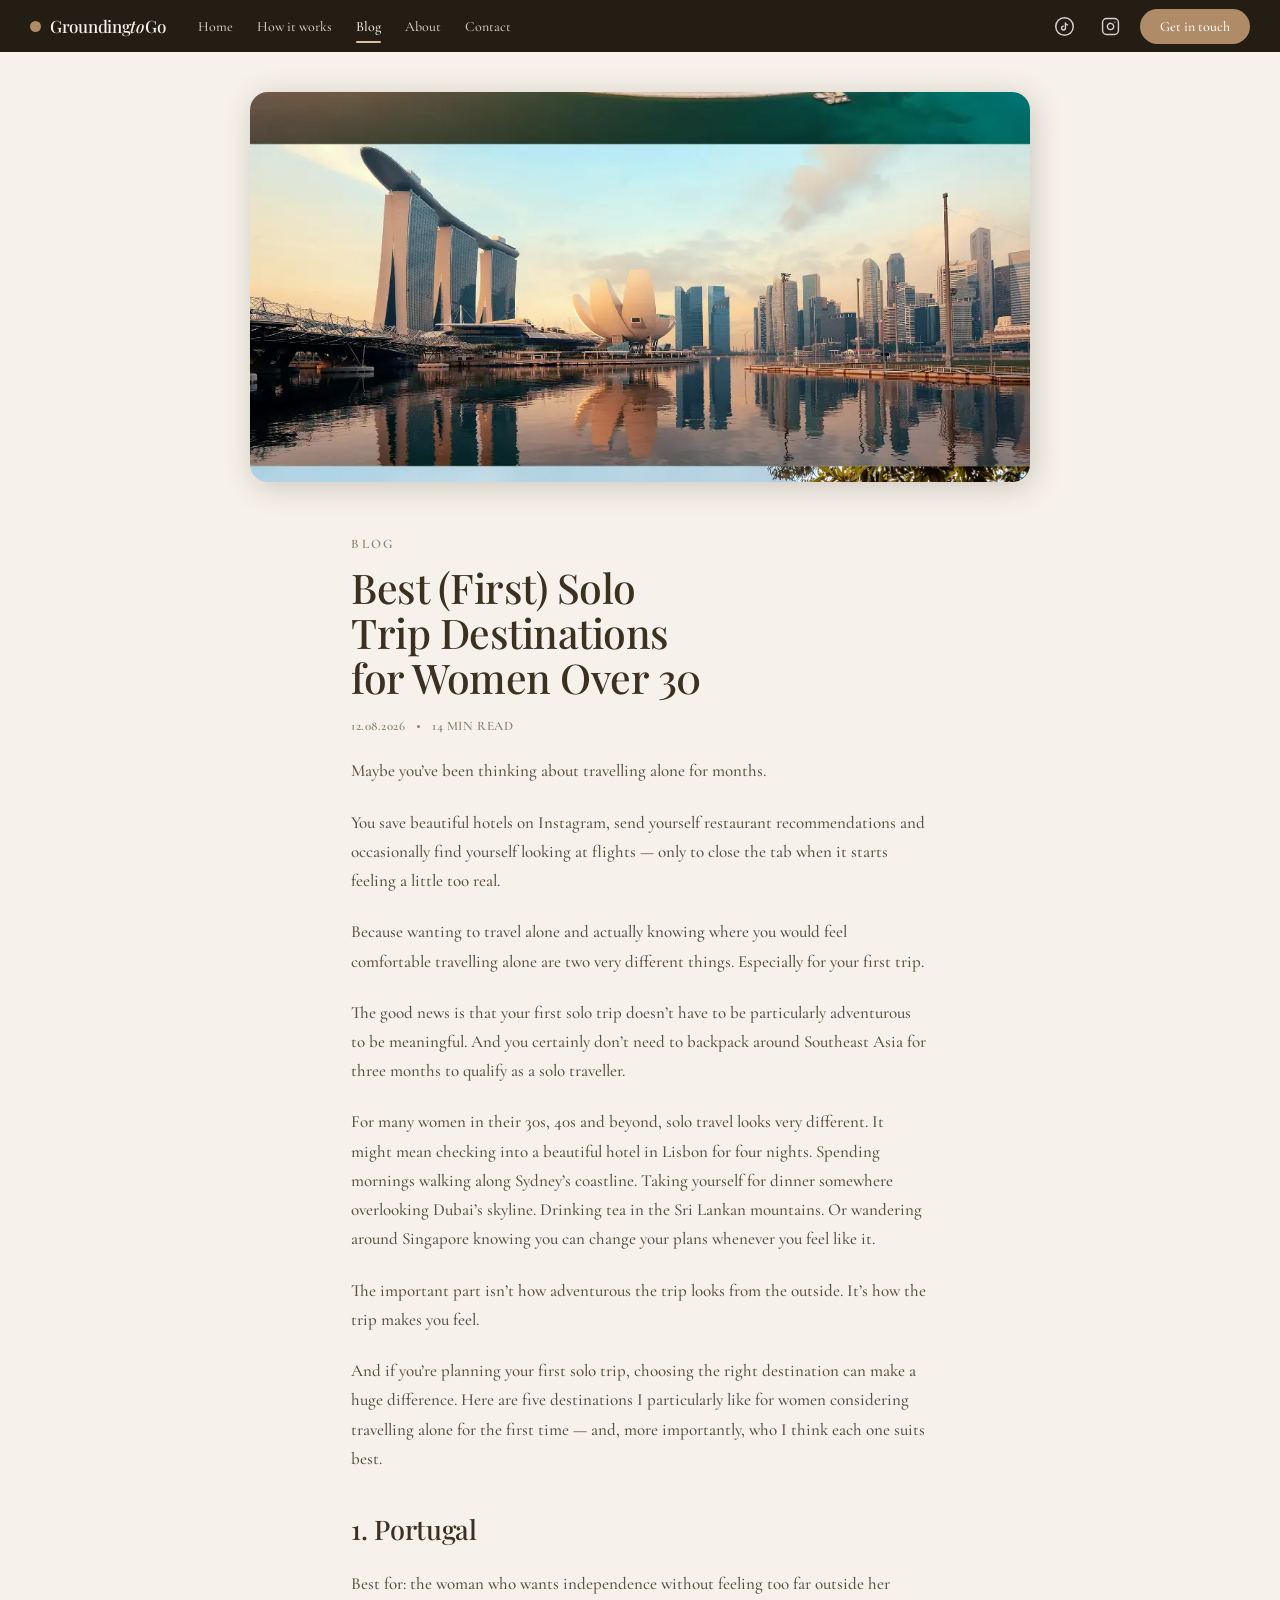
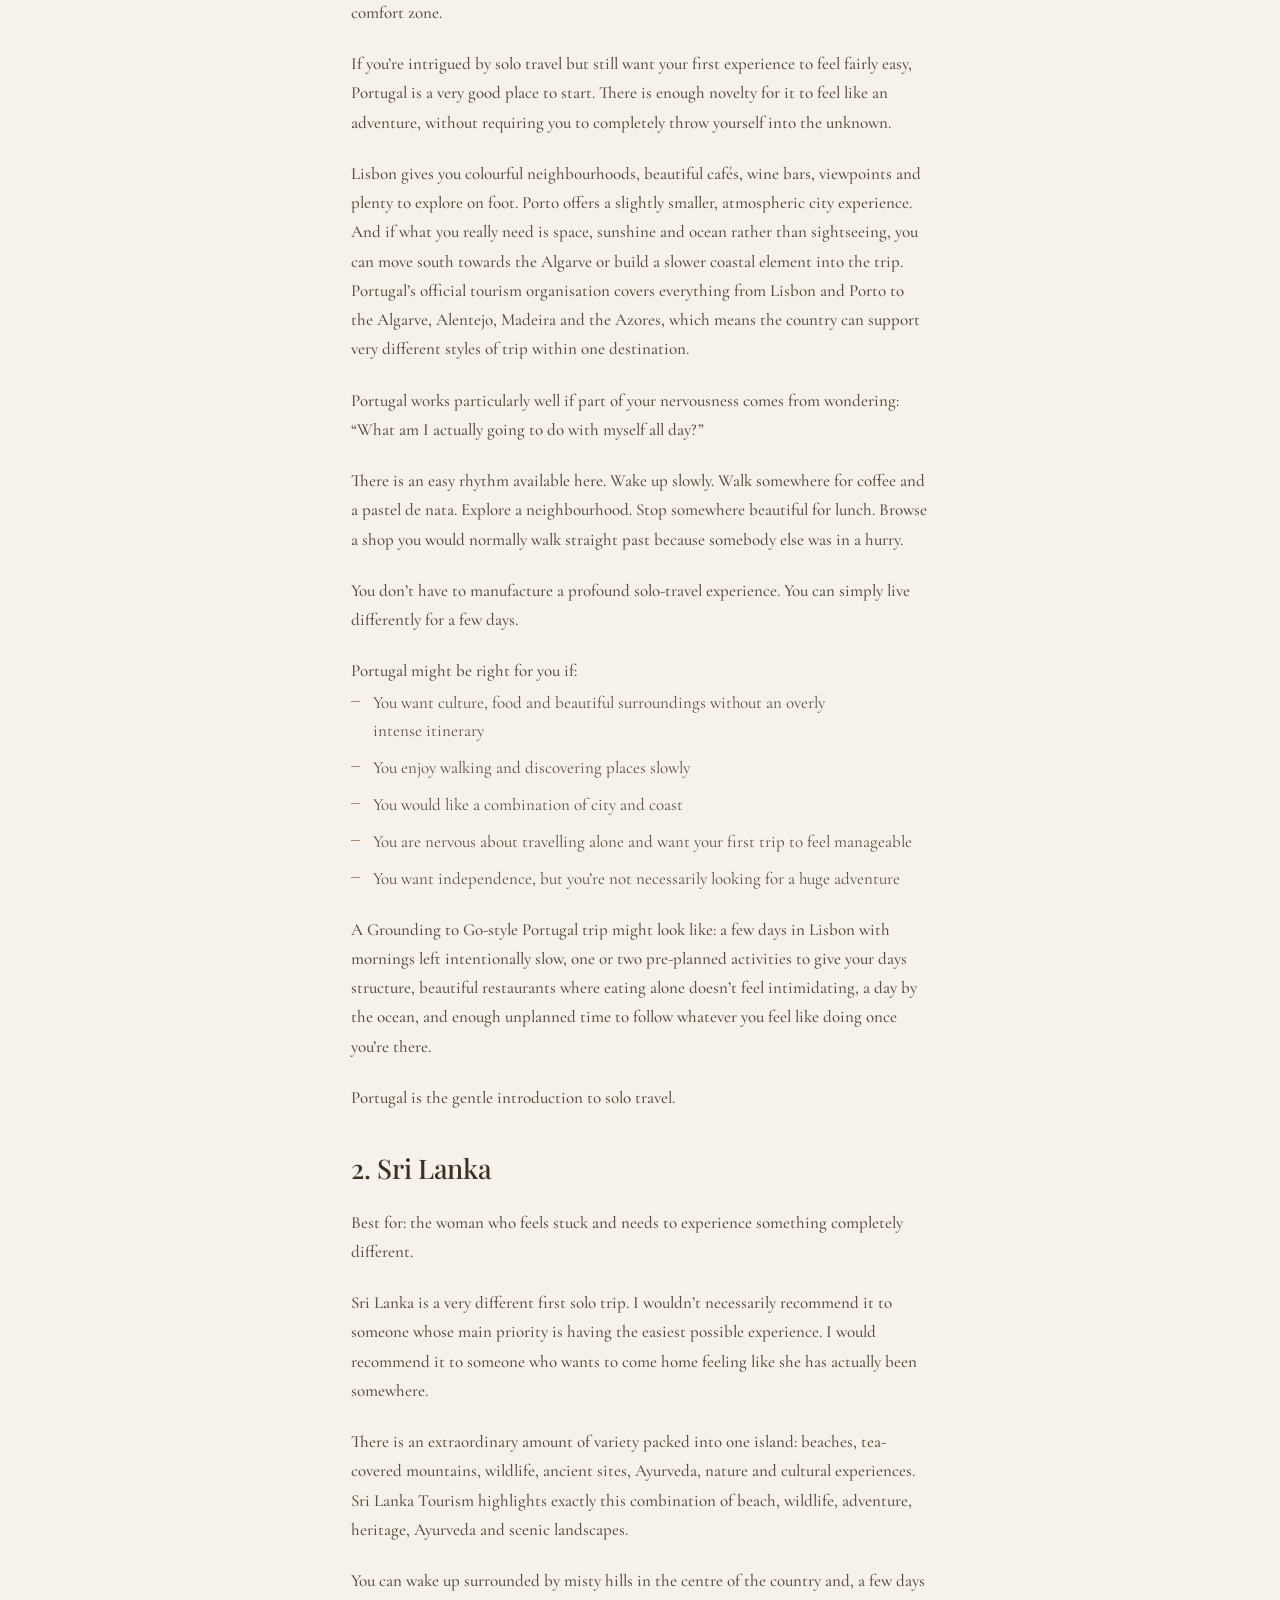
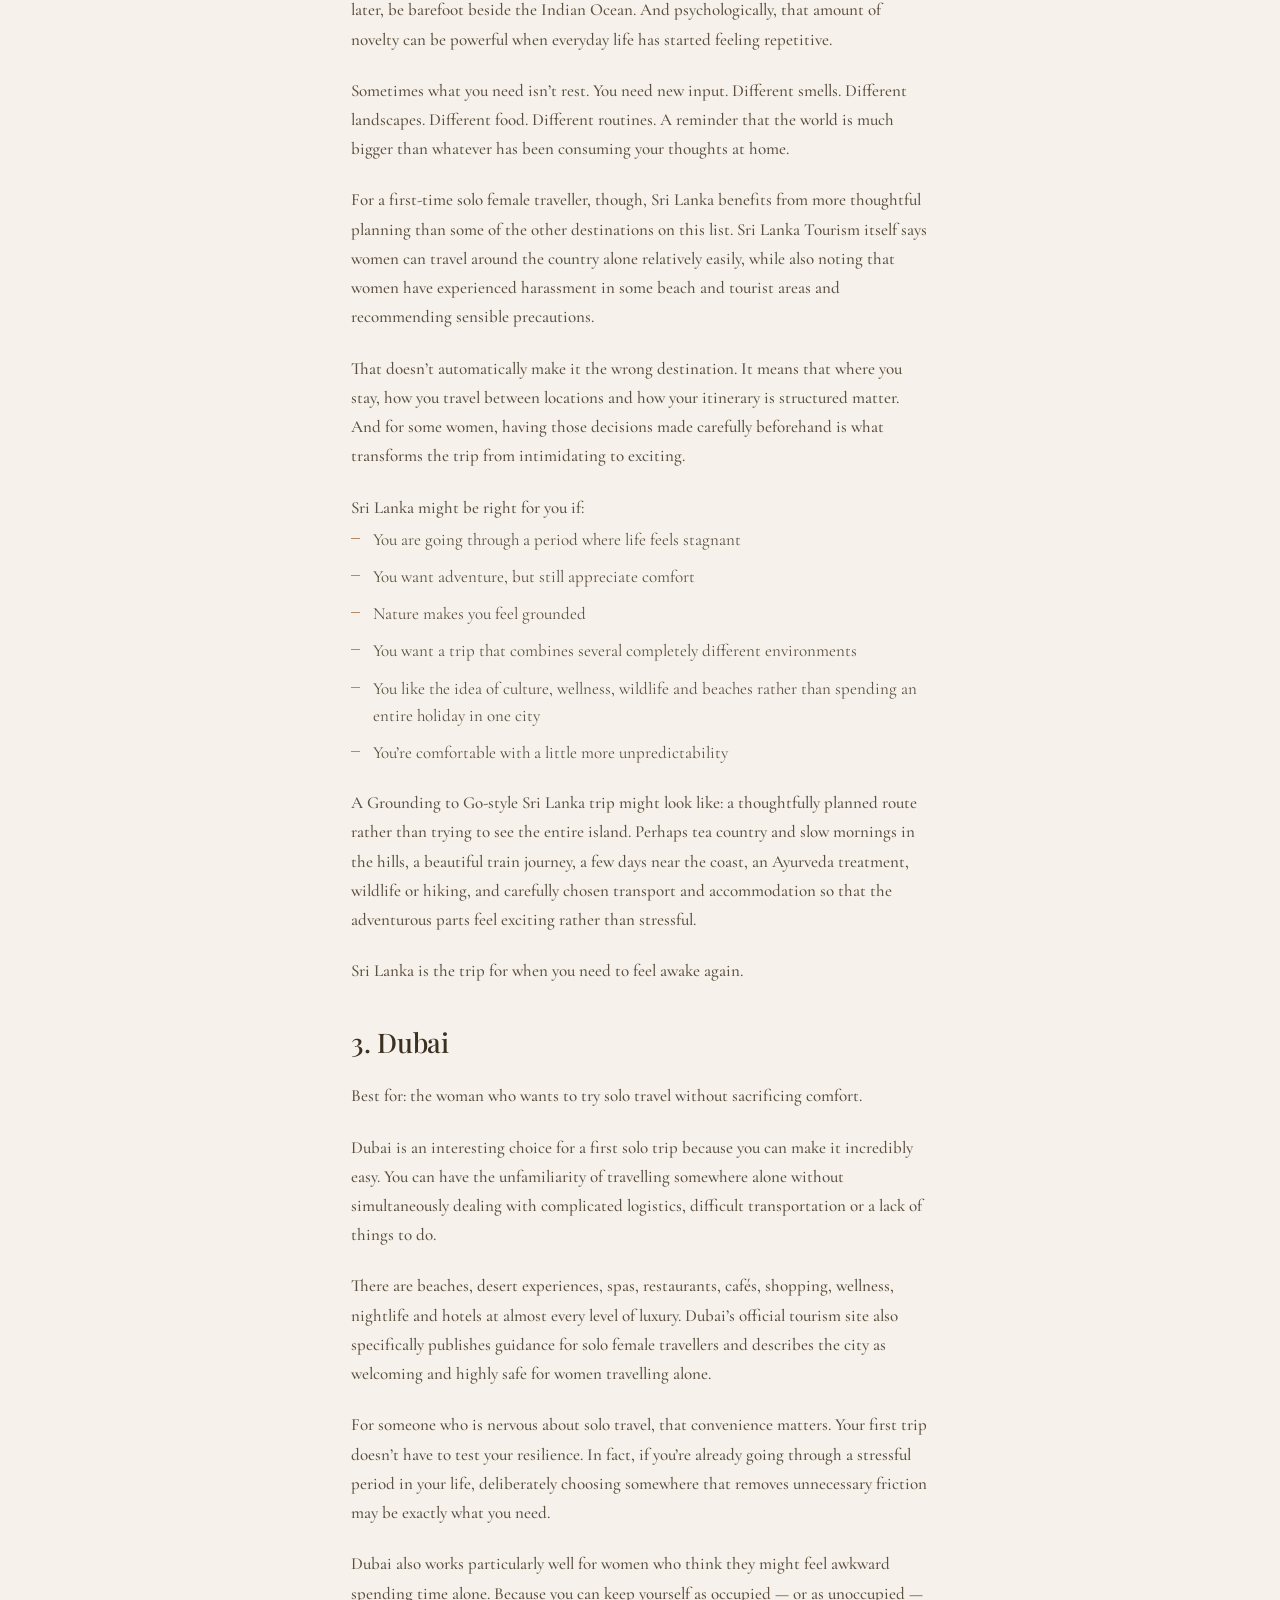
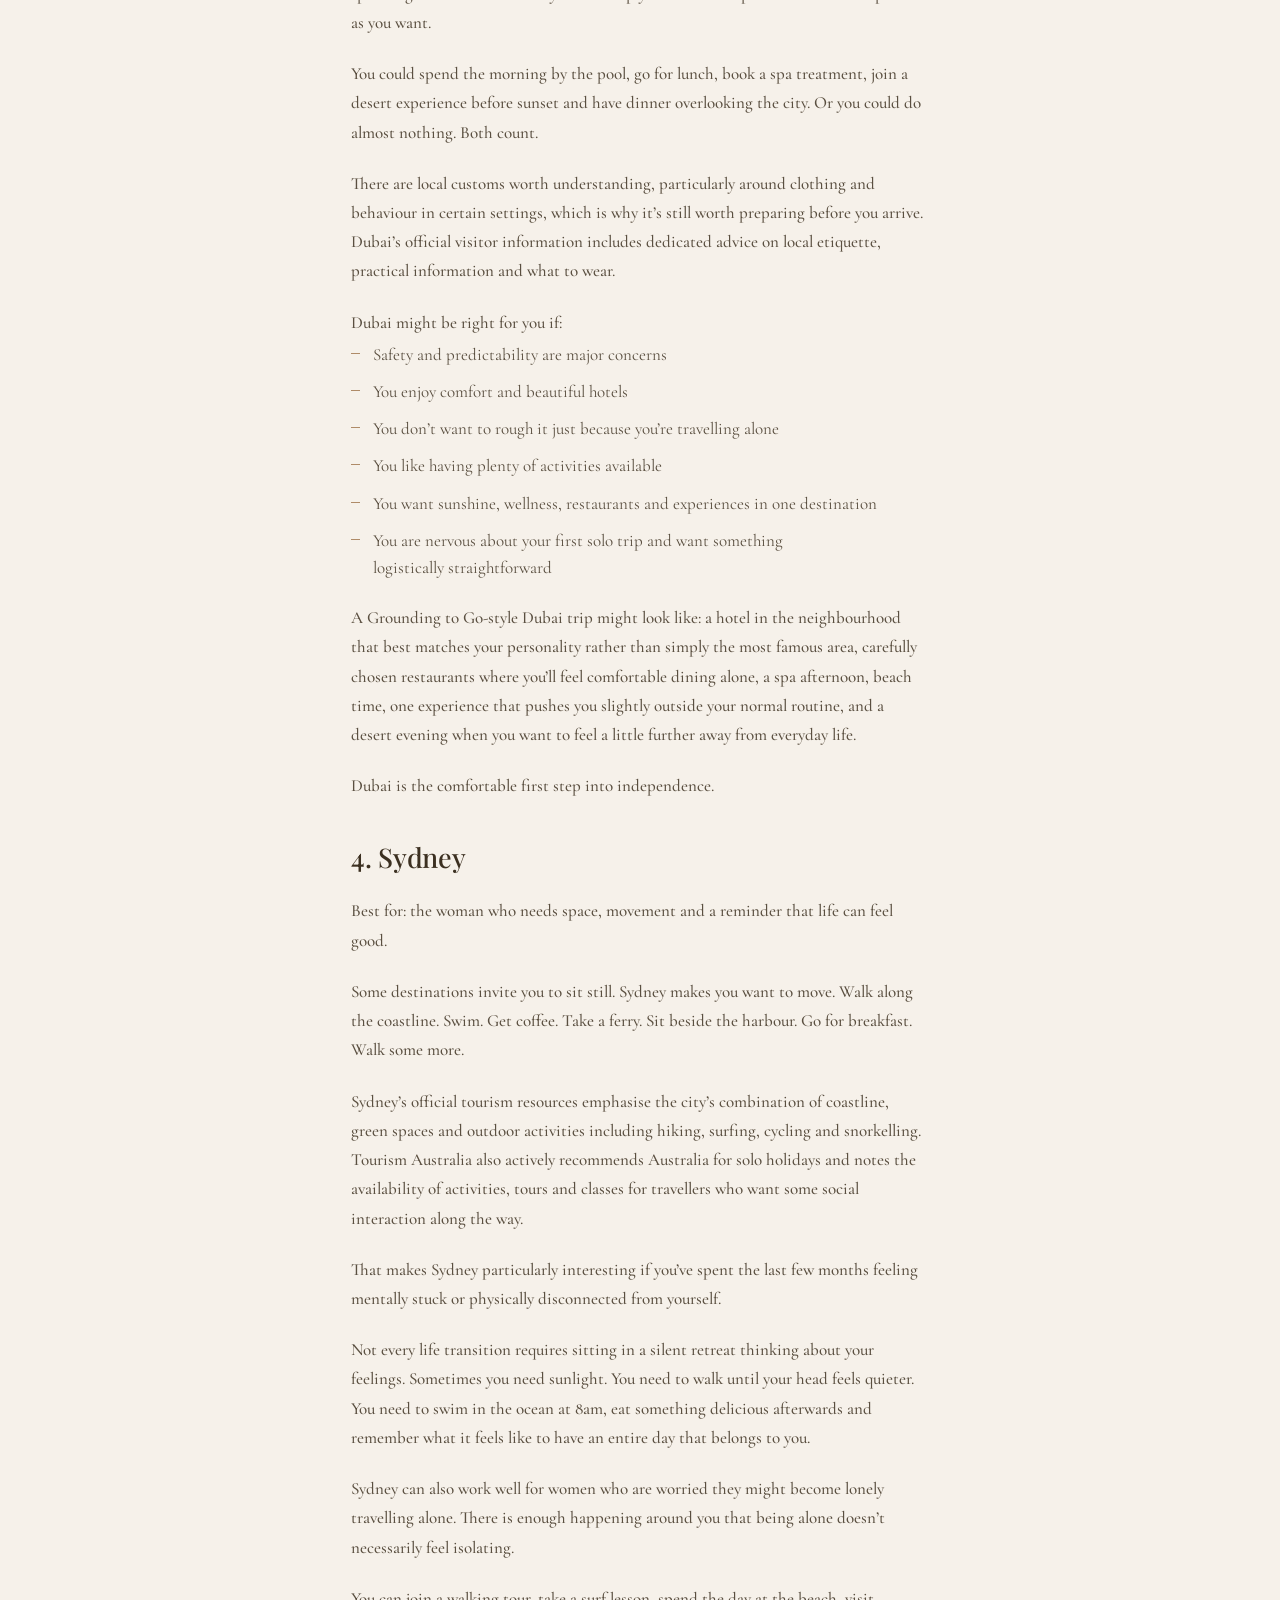
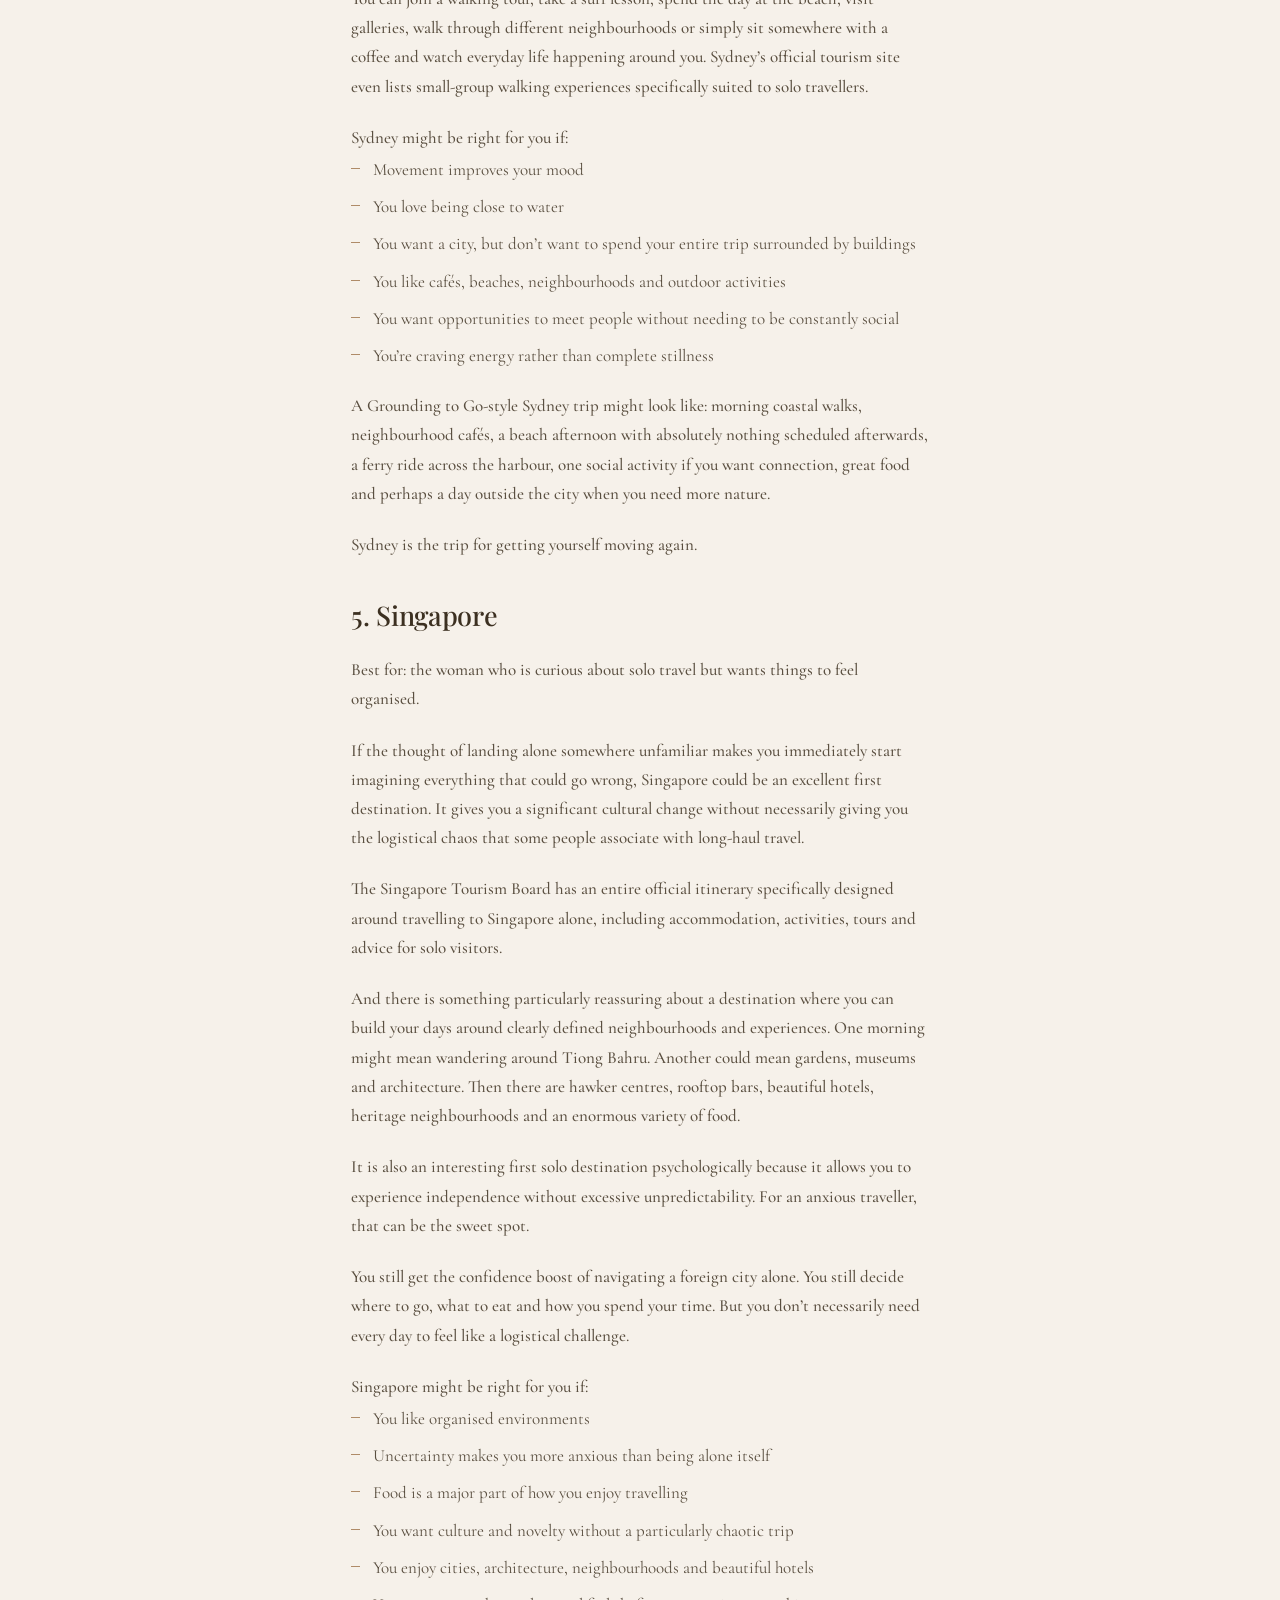
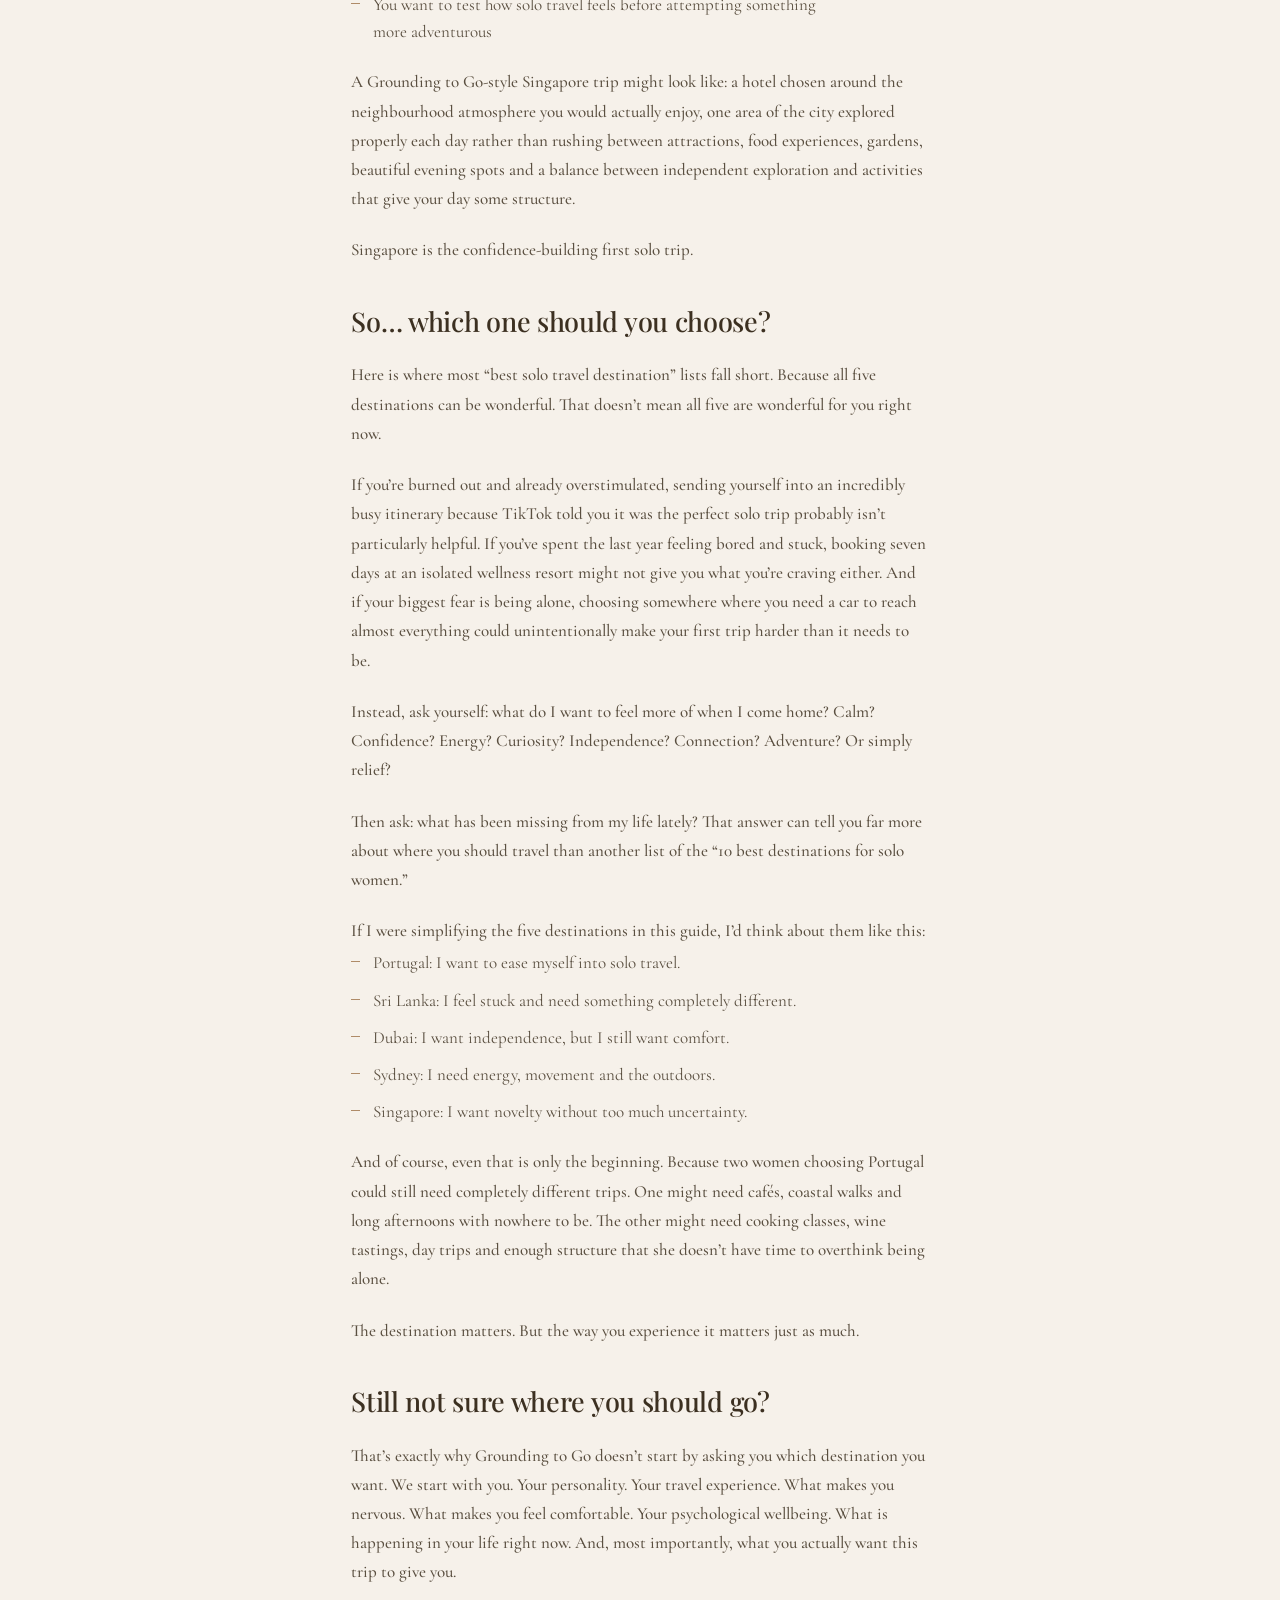
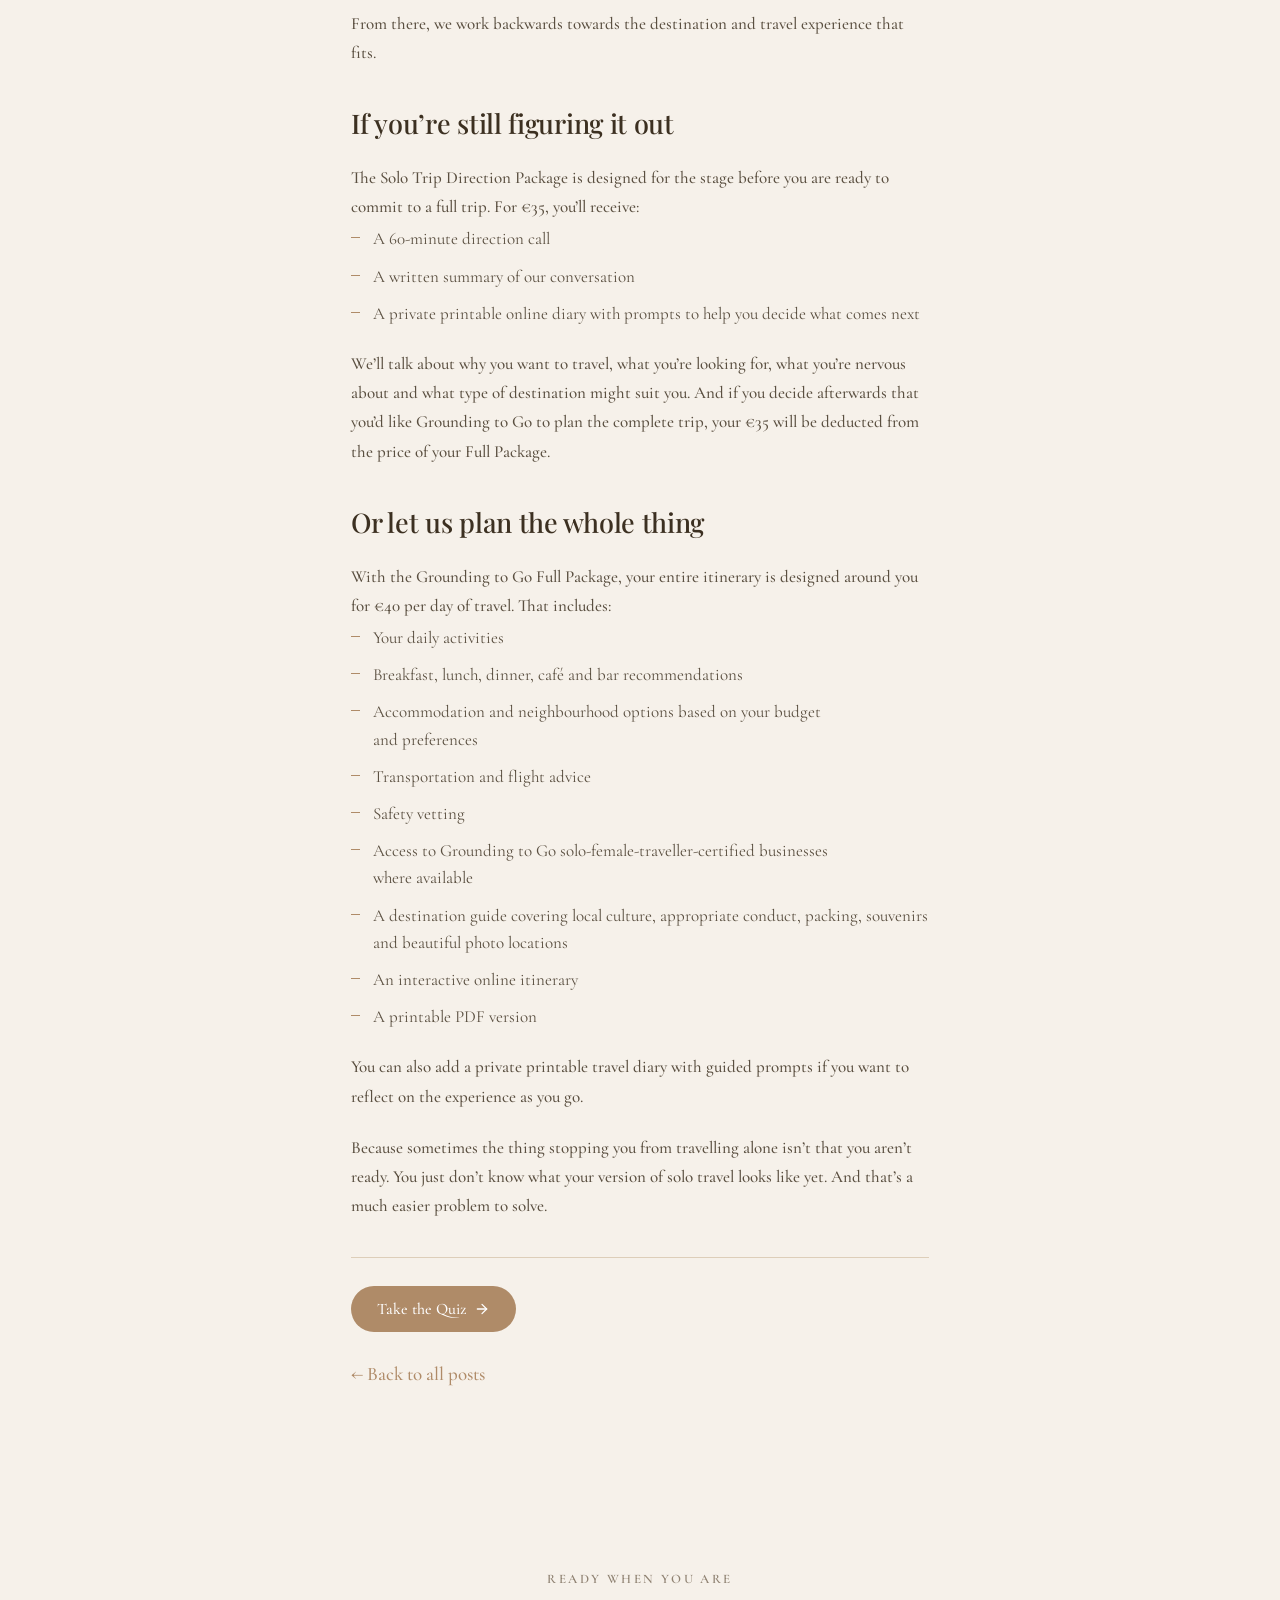
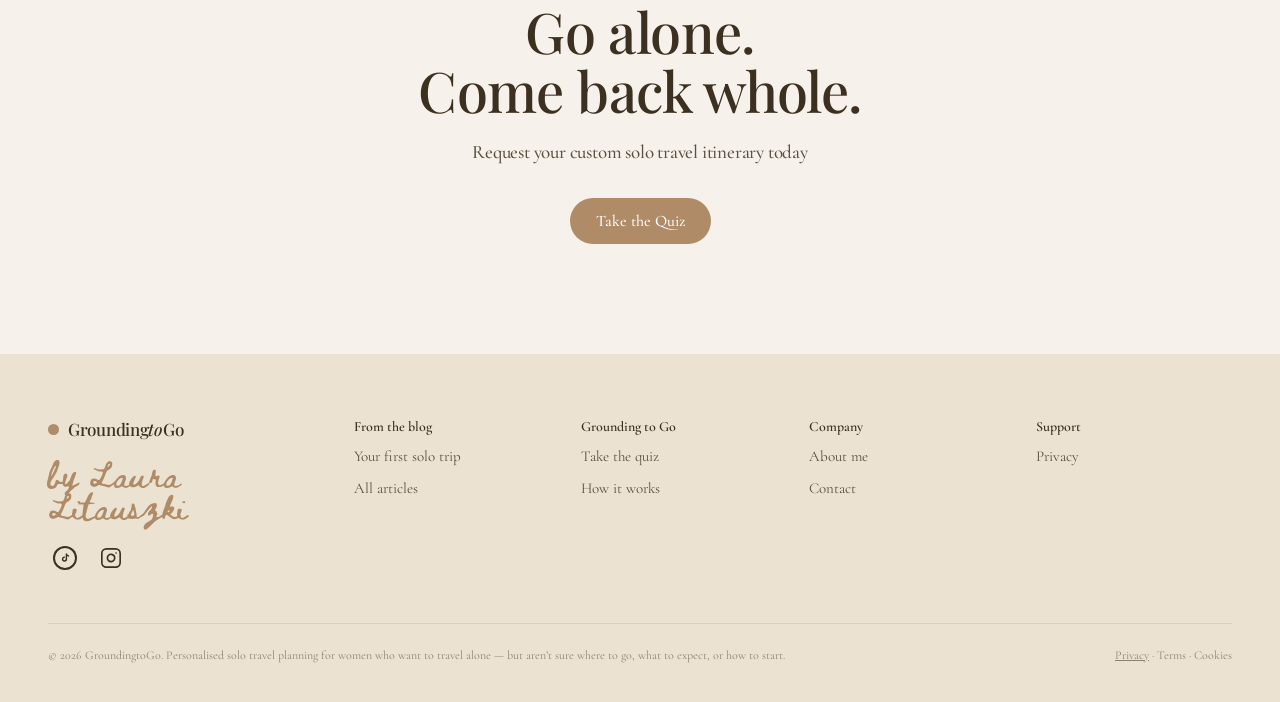
<file: blog/first-solo-destinations/index.html>
<!DOCTYPE html>
<html lang="en">
<head>
<meta charset="utf-8">
<meta name="viewport" content="width=device-width, initial-scale=1">
<title>Best First Solo Trip Destinations for Women — Groundingtogo</title>
<meta name="description" content="Five destinations I particularly like for women travelling alone for the first time — and, more importantly, who I think each one suits best.">
<meta name="keywords" content="solo travel destinations, first solo trip, solo travel women over 30">
<link rel="canonical" href="https://groundingtogo.com/blog/first-solo-destinations/">
<link rel="icon" href="/assets/logo-mark.svg">
<meta property="og:type" content="article">
<meta property="og:title" content="Best First Solo Trip Destinations for Women">
<meta property="og:description" content="Five destinations I particularly like for women travelling alone for the first time — and, more importantly, who I think each one suits best.">
<meta property="og:url" content="https://groundingtogo.com/blog/first-solo-destinations/">
<meta property="og:image" content="https://groundingtogo.com/assets/blog-first-solo-destinations.webp">
<meta property="og:site_name" content="GroundingtoGo">
<meta name="twitter:card" content="summary_large_image">
<meta name="twitter:title" content="Best First Solo Trip Destinations for Women">
<meta name="twitter:description" content="Five destinations I particularly like for women travelling alone for the first time — and, more importantly, who I think each one suits best.">
<meta name="twitter:image" content="https://groundingtogo.com/assets/blog-first-solo-destinations.webp">
<link rel="stylesheet" href="/css/colors_and_type.css">
<link rel="stylesheet" href="/css/kit.css">
<link rel="stylesheet" href="/css/app.css">
<script type="application/ld+json">
{
  "@context": "https://schema.org",
  "@type": "BlogPosting",
  "headline": "Best (First) Solo Trip Destinations for Women Over 30",
  "description": "Five destinations I particularly like for women travelling alone for the first time — and, more importantly, who I think each one suits best.",
  "image": "https://groundingtogo.com/assets/blog-first-solo-destinations.webp",
  "datePublished": "2026-08-12",
  "dateModified": "2026-08-12",
  "author": {
    "@type": "Person",
    "name": "Laura Litauszki",
    "url": "https://groundingtogo.com/index.html#about"
  },
  "publisher": {
    "@type": "Organization",
    "name": "GroundingtoGo",
    "logo": {
      "@type": "ImageObject",
      "url": "https://groundingtogo.com/assets/logo-mark.svg"
    }
  },
  "mainEntityOfPage": {
    "@type": "WebPage",
    "@id": "https://groundingtogo.com/blog/first-solo-destinations/"
  },
  "url": "https://groundingtogo.com/blog/first-solo-destinations/",
  "keywords": "solo travel destinations, first solo trip, solo travel women over 30"
}
</script>
<style>
  /* This page is plain static HTML (no React) so its mobile nav menu is
     toggled with a few lines of vanilla JS instead — this just gives the
     menu a hidden/shown state to toggle between. */
  .gtg-mobile-menu { display: none; }
  .gtg-mobile-menu.gtg-open { display: flex !important; }
</style>
</head>
<body>
<header class="gtg-nav-wrap">
    <nav class="gtg-globalnav">
      <a class="gtg-brand" href="/index.html">
        <span class="gtg-dot"></span>
        <span class="gtg-wordmark">Grounding<em>to</em>Go</span>
      </a>
      <div class="gtg-nav-links">
        <a href="/index.html">Home</a>
          <a href="/index.html#how">How it works</a>
          <a href="/blog.html" class="is-active">Blog</a>
          <a href="/index.html#about">About</a>
          <a href="/index.html#contact">Contact</a>
      </div>
      <div class="gtg-nav-right">
        <a class="gtg-iconbtn" href="https://www.tiktok.com/@groundingtogo" target="_blank" rel="noopener noreferrer" aria-label="TikTok">
          <span class="gtg-tiktok-badge"><svg width="11" height="11" viewBox="0 0 24 24" fill="currentColor" aria-hidden="true"><path d="M16.6 5.82A4.28 4.28 0 0 1 15.54 3h-3.09v12.4a2.59 2.59 0 0 1-2.59 2.5 2.59 2.59 0 0 1 0-5.18c.27 0 .53.04.77.12V9.69a5.7 5.7 0 0 0-.77-.05 5.68 5.68 0 1 0 5.68 5.68V8.83a7.34 7.34 0 0 0 4.29 1.38V7.12a4.28 4.28 0 0 1-3.29-1.3Z"></path></svg></span>
        </a>
        <a class="gtg-iconbtn" href="https://www.instagram.com/groundingtogo?igsh=dTk1enR3YXMzcjZj" target="_blank" rel="noopener noreferrer" aria-label="Instagram"><svg width="19" height="19" viewBox="0 0 24 24" fill="none" stroke="currentColor" stroke-width="1.8" stroke-linecap="round" stroke-linejoin="round"><rect width="20" height="20" x="2" y="2" rx="5" ry="5"/><path d="M16 11.37A4 4 0 1 1 12.63 8 4 4 0 0 1 16 11.37z"/><line x1="17.5" x2="17.51" y1="6.5" y2="6.5"/></svg></a>
        <a class="gtg-pill gtg-pill--nav" href="/index.html#contact">Get in touch</a>
        <button class="gtg-navtoggle" aria-label="Menu" onclick="document.getElementById('gtg-mm').classList.toggle('gtg-open')"><svg width="20" height="20" viewBox="0 0 24 24" fill="none" stroke="currentColor" stroke-width="1.8" stroke-linecap="round" stroke-linejoin="round"><path d="M4 6h16"/><path d="M4 12h16"/><path d="M4 18h16"/></svg></button>
      </div>
    </nav>
    <div class="gtg-mobile-menu" id="gtg-mm">
      <a href="/index.html">Home</a>
        <a href="/index.html#how">How it works</a>
        <a href="/blog.html" class="is-active">Blog</a>
        <a href="/index.html#about">About</a>
        <a href="/index.html#contact">Contact</a>
      <a class="gtg-pill" href="/index.html#contact">Get in touch</a>
    </div>
  </header>

<div style="padding-top: clamp(24px, 4vw, 40px)">
  <div class="gtg-reader-photo" style="max-width: 780px; margin: 0 auto; border-radius: var(--r-lg); overflow: hidden; box-shadow: var(--shadow-image);">
    <img class="gtg-reader-img" src="/assets/blog-first-solo-destinations.webp" alt="Best (First) Solo Trip Destinations for Women Over 30">
  </div>
  <article class="gtg-reader-body">
    <span class="gtg-eyebrow">Blog</span>
    <h1 class="gtg-reader-title">Best (First) Solo Trip Destinations for Women Over 30</h1>
    <div class="gtg-blog-meta gtg-reader-meta">12.08.2026<span class="gtg-blog-dotsep"></span>14 min read</div>
        <p class="gtg-reader-p">Maybe you’ve been thinking about travelling alone for months.</p>
        <p class="gtg-reader-p">You save beautiful hotels on Instagram, send yourself restaurant recommendations and occasionally find yourself looking at flights — only to close the tab when it starts feeling a little too real.</p>
        <p class="gtg-reader-p">Because wanting to travel alone and actually knowing where you would feel comfortable travelling alone are two very different things. Especially for your first trip.</p>
        <p class="gtg-reader-p">The good news is that your first solo trip doesn’t have to be particularly adventurous to be meaningful. And you certainly don’t need to backpack around Southeast Asia for three months to qualify as a solo traveller.</p>
        <p class="gtg-reader-p">For many women in their 30s, 40s and beyond, solo travel looks very different. It might mean checking into a beautiful hotel in Lisbon for four nights. Spending mornings walking along Sydney’s coastline. Taking yourself for dinner somewhere overlooking Dubai’s skyline. Drinking tea in the Sri Lankan mountains. Or wandering around Singapore knowing you can change your plans whenever you feel like it.</p>
        <p class="gtg-reader-p">The important part isn’t how adventurous the trip looks from the outside. It’s how the trip makes you feel.</p>
        <p class="gtg-reader-p">And if you’re planning your first solo trip, choosing the right destination can make a huge difference. Here are five destinations I particularly like for women considering travelling alone for the first time — and, more importantly, who I think each one suits best.</p>
        <h2 class="gtg-reader-h">1. Portugal</h2>
        <p class="gtg-reader-p">Best for: the woman who wants independence without feeling too far outside her comfort zone.</p>
        <p class="gtg-reader-p">If you’re intrigued by solo travel but still want your first experience to feel fairly easy, Portugal is a very good place to start. There is enough novelty for it to feel like an adventure, without requiring you to completely throw yourself into the unknown.</p>
        <p class="gtg-reader-p">Lisbon gives you colourful neighbourhoods, beautiful cafés, wine bars, viewpoints and plenty to explore on foot. Porto offers a slightly smaller, atmospheric city experience. And if what you really need is space, sunshine and ocean rather than sightseeing, you can move south towards the Algarve or build a slower coastal element into the trip. Portugal’s official tourism organisation covers everything from Lisbon and Porto to the Algarve, Alentejo, Madeira and the Azores, which means the country can support very different styles of trip within one destination.</p>
        <p class="gtg-reader-p">Portugal works particularly well if part of your nervousness comes from wondering: “What am I actually going to do with myself all day?”</p>
        <p class="gtg-reader-p">There is an easy rhythm available here. Wake up slowly. Walk somewhere for coffee and a pastel de nata. Explore a neighbourhood. Stop somewhere beautiful for lunch. Browse a shop you would normally walk straight past because somebody else was in a hurry.</p>
        <p class="gtg-reader-p">You don’t have to manufacture a profound solo-travel experience. You can simply live differently for a few days.</p>
        <p class="gtg-reader-p">Portugal might be right for you if:</p>
        <ul class="gtg-reader-ul">
          <li>You want culture, food and beautiful surroundings without an overly intense itinerary</li>
          <li>You enjoy walking and discovering places slowly</li>
          <li>You would like a combination of city and coast</li>
          <li>You are nervous about travelling alone and want your first trip to feel manageable</li>
          <li>You want independence, but you’re not necessarily looking for a huge adventure</li>
        </ul>
        <p class="gtg-reader-p">A Grounding to Go-style Portugal trip might look like: a few days in Lisbon with mornings left intentionally slow, one or two pre-planned activities to give your days structure, beautiful restaurants where eating alone doesn’t feel intimidating, a day by the ocean, and enough unplanned time to follow whatever you feel like doing once you’re there.</p>
        <p class="gtg-reader-p">Portugal is the gentle introduction to solo travel.</p>
        <h2 class="gtg-reader-h">2. Sri Lanka</h2>
        <p class="gtg-reader-p">Best for: the woman who feels stuck and needs to experience something completely different.</p>
        <p class="gtg-reader-p">Sri Lanka is a very different first solo trip. I wouldn’t necessarily recommend it to someone whose main priority is having the easiest possible experience. I would recommend it to someone who wants to come home feeling like she has actually been somewhere.</p>
        <p class="gtg-reader-p">There is an extraordinary amount of variety packed into one island: beaches, tea-covered mountains, wildlife, ancient sites, Ayurveda, nature and cultural experiences. Sri Lanka Tourism highlights exactly this combination of beach, wildlife, adventure, heritage, Ayurveda and scenic landscapes.</p>
        <p class="gtg-reader-p">You can wake up surrounded by misty hills in the centre of the country and, a few days later, be barefoot beside the Indian Ocean. And psychologically, that amount of novelty can be powerful when everyday life has started feeling repetitive.</p>
        <p class="gtg-reader-p">Sometimes what you need isn’t rest. You need new input. Different smells. Different landscapes. Different food. Different routines. A reminder that the world is much bigger than whatever has been consuming your thoughts at home.</p>
        <p class="gtg-reader-p">For a first-time solo female traveller, though, Sri Lanka benefits from more thoughtful planning than some of the other destinations on this list. Sri Lanka Tourism itself says women can travel around the country alone relatively easily, while also noting that women have experienced harassment in some beach and tourist areas and recommending sensible precautions.</p>
        <p class="gtg-reader-p">That doesn’t automatically make it the wrong destination. It means that where you stay, how you travel between locations and how your itinerary is structured matter. And for some women, having those decisions made carefully beforehand is what transforms the trip from intimidating to exciting.</p>
        <p class="gtg-reader-p">Sri Lanka might be right for you if:</p>
        <ul class="gtg-reader-ul">
          <li>You are going through a period where life feels stagnant</li>
          <li>You want adventure, but still appreciate comfort</li>
          <li>Nature makes you feel grounded</li>
          <li>You want a trip that combines several completely different environments</li>
          <li>You like the idea of culture, wellness, wildlife and beaches rather than spending an entire holiday in one city</li>
          <li>You’re comfortable with a little more unpredictability</li>
        </ul>
        <p class="gtg-reader-p">A Grounding to Go-style Sri Lanka trip might look like: a thoughtfully planned route rather than trying to see the entire island. Perhaps tea country and slow mornings in the hills, a beautiful train journey, a few days near the coast, an Ayurveda treatment, wildlife or hiking, and carefully chosen transport and accommodation so that the adventurous parts feel exciting rather than stressful.</p>
        <p class="gtg-reader-p">Sri Lanka is the trip for when you need to feel awake again.</p>
        <h2 class="gtg-reader-h">3. Dubai</h2>
        <p class="gtg-reader-p">Best for: the woman who wants to try solo travel without sacrificing comfort.</p>
        <p class="gtg-reader-p">Dubai is an interesting choice for a first solo trip because you can make it incredibly easy. You can have the unfamiliarity of travelling somewhere alone without simultaneously dealing with complicated logistics, difficult transportation or a lack of things to do.</p>
        <p class="gtg-reader-p">There are beaches, desert experiences, spas, restaurants, cafés, shopping, wellness, nightlife and hotels at almost every level of luxury. Dubai’s official tourism site also specifically publishes guidance for solo female travellers and describes the city as welcoming and highly safe for women travelling alone.</p>
        <p class="gtg-reader-p">For someone who is nervous about solo travel, that convenience matters. Your first trip doesn’t have to test your resilience. In fact, if you’re already going through a stressful period in your life, deliberately choosing somewhere that removes unnecessary friction may be exactly what you need.</p>
        <p class="gtg-reader-p">Dubai also works particularly well for women who think they might feel awkward spending time alone. Because you can keep yourself as occupied — or as unoccupied — as you want.</p>
        <p class="gtg-reader-p">You could spend the morning by the pool, go for lunch, book a spa treatment, join a desert experience before sunset and have dinner overlooking the city. Or you could do almost nothing. Both count.</p>
        <p class="gtg-reader-p">There are local customs worth understanding, particularly around clothing and behaviour in certain settings, which is why it’s still worth preparing before you arrive. Dubai’s official visitor information includes dedicated advice on local etiquette, practical information and what to wear.</p>
        <p class="gtg-reader-p">Dubai might be right for you if:</p>
        <ul class="gtg-reader-ul">
          <li>Safety and predictability are major concerns</li>
          <li>You enjoy comfort and beautiful hotels</li>
          <li>You don’t want to rough it just because you’re travelling alone</li>
          <li>You like having plenty of activities available</li>
          <li>You want sunshine, wellness, restaurants and experiences in one destination</li>
          <li>You are nervous about your first solo trip and want something logistically straightforward</li>
        </ul>
        <p class="gtg-reader-p">A Grounding to Go-style Dubai trip might look like: a hotel in the neighbourhood that best matches your personality rather than simply the most famous area, carefully chosen restaurants where you’ll feel comfortable dining alone, a spa afternoon, beach time, one experience that pushes you slightly outside your normal routine, and a desert evening when you want to feel a little further away from everyday life.</p>
        <p class="gtg-reader-p">Dubai is the comfortable first step into independence.</p>
        <h2 class="gtg-reader-h">4. Sydney</h2>
        <p class="gtg-reader-p">Best for: the woman who needs space, movement and a reminder that life can feel good.</p>
        <p class="gtg-reader-p">Some destinations invite you to sit still. Sydney makes you want to move. Walk along the coastline. Swim. Get coffee. Take a ferry. Sit beside the harbour. Go for breakfast. Walk some more.</p>
        <p class="gtg-reader-p">Sydney’s official tourism resources emphasise the city’s combination of coastline, green spaces and outdoor activities including hiking, surfing, cycling and snorkelling. Tourism Australia also actively recommends Australia for solo holidays and notes the availability of activities, tours and classes for travellers who want some social interaction along the way.</p>
        <p class="gtg-reader-p">That makes Sydney particularly interesting if you’ve spent the last few months feeling mentally stuck or physically disconnected from yourself.</p>
        <p class="gtg-reader-p">Not every life transition requires sitting in a silent retreat thinking about your feelings. Sometimes you need sunlight. You need to walk until your head feels quieter. You need to swim in the ocean at 8am, eat something delicious afterwards and remember what it feels like to have an entire day that belongs to you.</p>
        <p class="gtg-reader-p">Sydney can also work well for women who are worried they might become lonely travelling alone. There is enough happening around you that being alone doesn’t necessarily feel isolating.</p>
        <p class="gtg-reader-p">You can join a walking tour, take a surf lesson, spend the day at the beach, visit galleries, walk through different neighbourhoods or simply sit somewhere with a coffee and watch everyday life happening around you. Sydney’s official tourism site even lists small-group walking experiences specifically suited to solo travellers.</p>
        <p class="gtg-reader-p">Sydney might be right for you if:</p>
        <ul class="gtg-reader-ul">
          <li>Movement improves your mood</li>
          <li>You love being close to water</li>
          <li>You want a city, but don’t want to spend your entire trip surrounded by buildings</li>
          <li>You like cafés, beaches, neighbourhoods and outdoor activities</li>
          <li>You want opportunities to meet people without needing to be constantly social</li>
          <li>You’re craving energy rather than complete stillness</li>
        </ul>
        <p class="gtg-reader-p">A Grounding to Go-style Sydney trip might look like: morning coastal walks, neighbourhood cafés, a beach afternoon with absolutely nothing scheduled afterwards, a ferry ride across the harbour, one social activity if you want connection, great food and perhaps a day outside the city when you need more nature.</p>
        <p class="gtg-reader-p">Sydney is the trip for getting yourself moving again.</p>
        <h2 class="gtg-reader-h">5. Singapore</h2>
        <p class="gtg-reader-p">Best for: the woman who is curious about solo travel but wants things to feel organised.</p>
        <p class="gtg-reader-p">If the thought of landing alone somewhere unfamiliar makes you immediately start imagining everything that could go wrong, Singapore could be an excellent first destination. It gives you a significant cultural change without necessarily giving you the logistical chaos that some people associate with long-haul travel.</p>
        <p class="gtg-reader-p">The Singapore Tourism Board has an entire official itinerary specifically designed around travelling to Singapore alone, including accommodation, activities, tours and advice for solo visitors.</p>
        <p class="gtg-reader-p">And there is something particularly reassuring about a destination where you can build your days around clearly defined neighbourhoods and experiences. One morning might mean wandering around Tiong Bahru. Another could mean gardens, museums and architecture. Then there are hawker centres, rooftop bars, beautiful hotels, heritage neighbourhoods and an enormous variety of food.</p>
        <p class="gtg-reader-p">It is also an interesting first solo destination psychologically because it allows you to experience independence without excessive unpredictability. For an anxious traveller, that can be the sweet spot.</p>
        <p class="gtg-reader-p">You still get the confidence boost of navigating a foreign city alone. You still decide where to go, what to eat and how you spend your time. But you don’t necessarily need every day to feel like a logistical challenge.</p>
        <p class="gtg-reader-p">Singapore might be right for you if:</p>
        <ul class="gtg-reader-ul">
          <li>You like organised environments</li>
          <li>Uncertainty makes you more anxious than being alone itself</li>
          <li>Food is a major part of how you enjoy travelling</li>
          <li>You want culture and novelty without a particularly chaotic trip</li>
          <li>You enjoy cities, architecture, neighbourhoods and beautiful hotels</li>
          <li>You want to test how solo travel feels before attempting something more adventurous</li>
        </ul>
        <p class="gtg-reader-p">A Grounding to Go-style Singapore trip might look like: a hotel chosen around the neighbourhood atmosphere you would actually enjoy, one area of the city explored properly each day rather than rushing between attractions, food experiences, gardens, beautiful evening spots and a balance between independent exploration and activities that give your day some structure.</p>
        <p class="gtg-reader-p">Singapore is the confidence-building first solo trip.</p>
        <h2 class="gtg-reader-h">So… which one should you choose?</h2>
        <p class="gtg-reader-p">Here is where most “best solo travel destination” lists fall short. Because all five destinations can be wonderful. That doesn’t mean all five are wonderful for you right now.</p>
        <p class="gtg-reader-p">If you’re burned out and already overstimulated, sending yourself into an incredibly busy itinerary because TikTok told you it was the perfect solo trip probably isn’t particularly helpful. If you’ve spent the last year feeling bored and stuck, booking seven days at an isolated wellness resort might not give you what you’re craving either. And if your biggest fear is being alone, choosing somewhere where you need a car to reach almost everything could unintentionally make your first trip harder than it needs to be.</p>
        <p class="gtg-reader-p">Instead, ask yourself: what do I want to feel more of when I come home? Calm? Confidence? Energy? Curiosity? Independence? Connection? Adventure? Or simply relief?</p>
        <p class="gtg-reader-p">Then ask: what has been missing from my life lately? That answer can tell you far more about where you should travel than another list of the “10 best destinations for solo women.”</p>
        <p class="gtg-reader-p">If I were simplifying the five destinations in this guide, I’d think about them like this:</p>
        <ul class="gtg-reader-ul">
          <li>Portugal: I want to ease myself into solo travel.</li>
          <li>Sri Lanka: I feel stuck and need something completely different.</li>
          <li>Dubai: I want independence, but I still want comfort.</li>
          <li>Sydney: I need energy, movement and the outdoors.</li>
          <li>Singapore: I want novelty without too much uncertainty.</li>
        </ul>
        <p class="gtg-reader-p">And of course, even that is only the beginning. Because two women choosing Portugal could still need completely different trips. One might need cafés, coastal walks and long afternoons with nowhere to be. The other might need cooking classes, wine tastings, day trips and enough structure that she doesn’t have time to overthink being alone.</p>
        <p class="gtg-reader-p">The destination matters. But the way you experience it matters just as much.</p>
        <h2 class="gtg-reader-h">Still not sure where you should go?</h2>
        <p class="gtg-reader-p">That’s exactly why Grounding to Go doesn’t start by asking you which destination you want. We start with you. Your personality. Your travel experience. What makes you nervous. What makes you feel comfortable. Your psychological wellbeing. What is happening in your life right now. And, most importantly, what you actually want this trip to give you.</p>
        <p class="gtg-reader-p">From there, we work backwards towards the destination and travel experience that fits.</p>
        <h2 class="gtg-reader-h">If you’re still figuring it out</h2>
        <p class="gtg-reader-p">The Solo Trip Direction Package is designed for the stage before you are ready to commit to a full trip. For €35, you’ll receive:</p>
        <ul class="gtg-reader-ul">
          <li>A 60-minute direction call</li>
          <li>A written summary of our conversation</li>
          <li>A private printable online diary with prompts to help you decide what comes next</li>
        </ul>
        <p class="gtg-reader-p">We’ll talk about why you want to travel, what you’re looking for, what you’re nervous about and what type of destination might suit you. And if you decide afterwards that you’d like Grounding to Go to plan the complete trip, your €35 will be deducted from the price of your Full Package.</p>
        <h2 class="gtg-reader-h">Or let us plan the whole thing</h2>
        <p class="gtg-reader-p">With the Grounding to Go Full Package, your entire itinerary is designed around you for €40 per day of travel. That includes:</p>
        <ul class="gtg-reader-ul">
          <li>Your daily activities</li>
          <li>Breakfast, lunch, dinner, café and bar recommendations</li>
          <li>Accommodation and neighbourhood options based on your budget and preferences</li>
          <li>Transportation and flight advice</li>
          <li>Safety vetting</li>
          <li>Access to Grounding to Go solo-female-traveller-certified businesses where available</li>
          <li>A destination guide covering local culture, appropriate conduct, packing, souvenirs and beautiful photo locations</li>
          <li>An interactive online itinerary</li>
          <li>A printable PDF version</li>
        </ul>
        <p class="gtg-reader-p">You can also add a private printable travel diary with guided prompts if you want to reflect on the experience as you go.</p>
        <p class="gtg-reader-p">Because sometimes the thing stopping you from travelling alone isn’t that you aren’t ready. You just don’t know what your version of solo travel looks like yet. And that’s a much easier problem to solve.</p>
    <div class="gtg-reader-cta">
      <a class="gtg-pill" href="/index.html#quiz">Take the Quiz <svg width="16" height="16" viewBox="0 0 24 24" fill="none" stroke="currentColor" stroke-width="1.9" stroke-linecap="round" stroke-linejoin="round"><path d="M5 12h14"/><path d="m12 5 7 7-7 7"/></svg></a>
    </div>
    <p style="margin-top:28px"><a href="/blog.html">← Back to all posts</a></p>
  </article>
</div>

<section class="gtg-closer">
    <span class="gtg-eyebrow">Ready when you are</span>
    <h2 class="gtg-closer-title">Go alone.<br>Come back whole.</h2>
    <p class="gtg-closer-sub">Request your custom solo travel itinerary today</p>
    <a class="gtg-pill" href="/index.html#quiz">Take the Quiz</a>
  </section>
  <footer class="gtg-footer">
    <div class="gtg-footer-cols">
      <div class="gtg-footer-brandcol">
        <a class="gtg-brand gtg-brand--ink" href="/index.html"><span class="gtg-dot"></span><span class="gtg-wordmark">Grounding<em>to</em>Go</span></a>
        <p class="gtg-footer-sign">by Laura Litauszki</p>
        <div class="gtg-footer-social">
          <a class="gtg-footer-social-btn" href="https://www.tiktok.com/@groundingtogo" target="_blank" rel="noopener noreferrer" aria-label="TikTok">
            <span class="gtg-tiktok-badge gtg-tiktok-badge--footer"><svg width="11" height="11" viewBox="0 0 24 24" fill="currentColor" aria-hidden="true"><path d="M16.6 5.82A4.28 4.28 0 0 1 15.54 3h-3.09v12.4a2.59 2.59 0 0 1-2.59 2.5 2.59 2.59 0 0 1 0-5.18c.27 0 .53.04.77.12V9.69a5.7 5.7 0 0 0-.77-.05 5.68 5.68 0 1 0 5.68 5.68V8.83a7.34 7.34 0 0 0 4.29 1.38V7.12a4.28 4.28 0 0 1-3.29-1.3Z"></path></svg></span>
          </a>
          <a class="gtg-footer-social-btn" href="https://www.instagram.com/groundingtogo?igsh=dTk1enR3YXMzcjZj" target="_blank" rel="noopener noreferrer" aria-label="Instagram"><svg width="22" height="22" viewBox="0 0 24 24" fill="none" stroke="currentColor" stroke-width="1.8" stroke-linecap="round" stroke-linejoin="round"><rect width="20" height="20" x="2" y="2" rx="5" ry="5"/><path d="M16 11.37A4 4 0 1 1 12.63 8 4 4 0 0 1 16 11.37z"/><line x1="17.5" x2="17.51" y1="6.5" y2="6.5"/></svg></a>
        </div>
      </div>
      <nav class="gtg-footer-col">
        <h4 class="gtg-footer-h">From the blog</h4>
        <a href="/blog/first-solo-trip/">Your first solo trip</a>
        <a href="/blog.html">All articles</a>
      </nav>
      <nav class="gtg-footer-col">
        <h4 class="gtg-footer-h">Grounding to Go</h4>
        <a href="/index.html#quiz">Take the quiz</a>
        <a href="/index.html#how">How it works</a>
      </nav>
      <nav class="gtg-footer-col">
        <h4 class="gtg-footer-h">Company</h4>
        <a href="/index.html#about">About me</a>
        <a href="/index.html#contact">Contact</a>
      </nav>
      <nav class="gtg-footer-col">
        <h4 class="gtg-footer-h">Support</h4>
        <a href="/privacy.html">Privacy</a>
      </nav>
    </div>
    <div class="gtg-footer-legal">
      <span>&copy; 2026 GroundingtoGo. Personalised solo travel planning for women who want to travel alone — but aren’t sure where to go, what to expect, or how to start.</span>
      <span><a href="/privacy.html" style="color:inherit;text-decoration:underline">Privacy</a> · Terms · Cookies</span>
    </div>
  </footer>
</body>
</html>
</file>
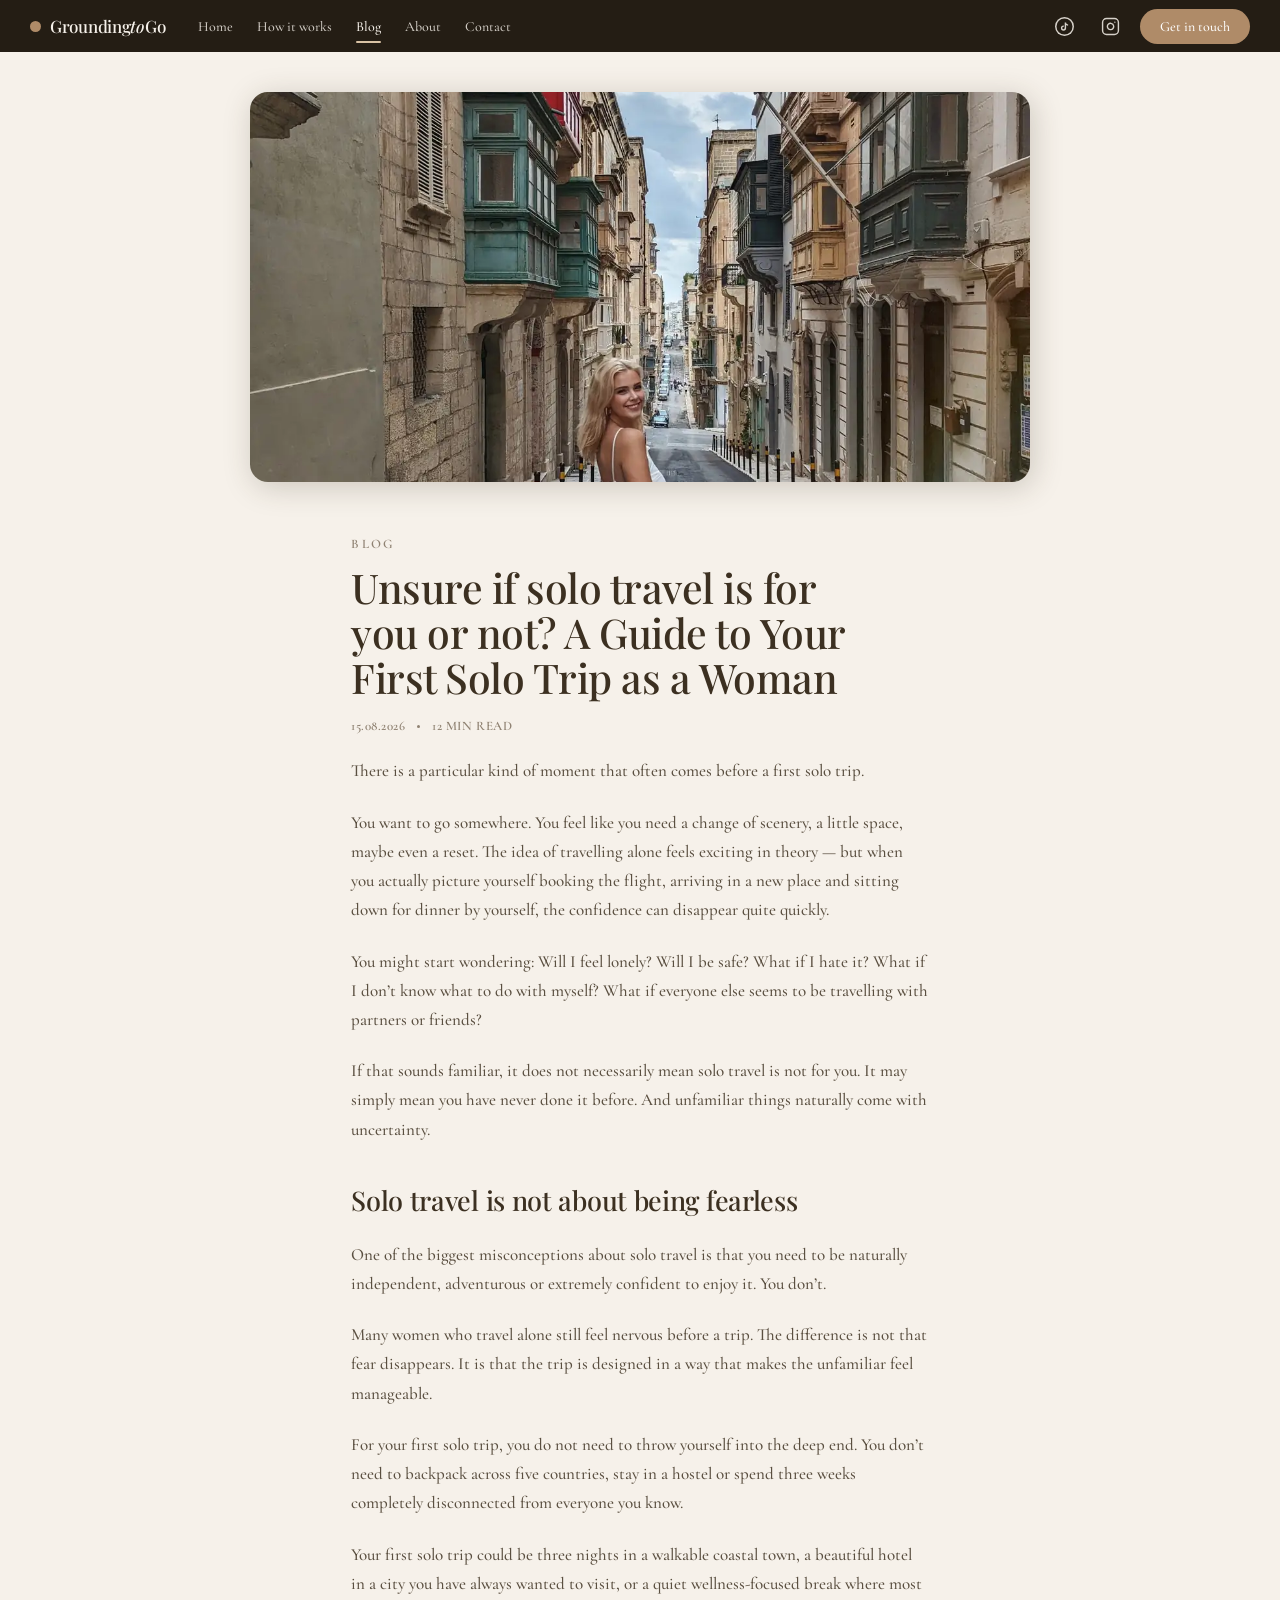
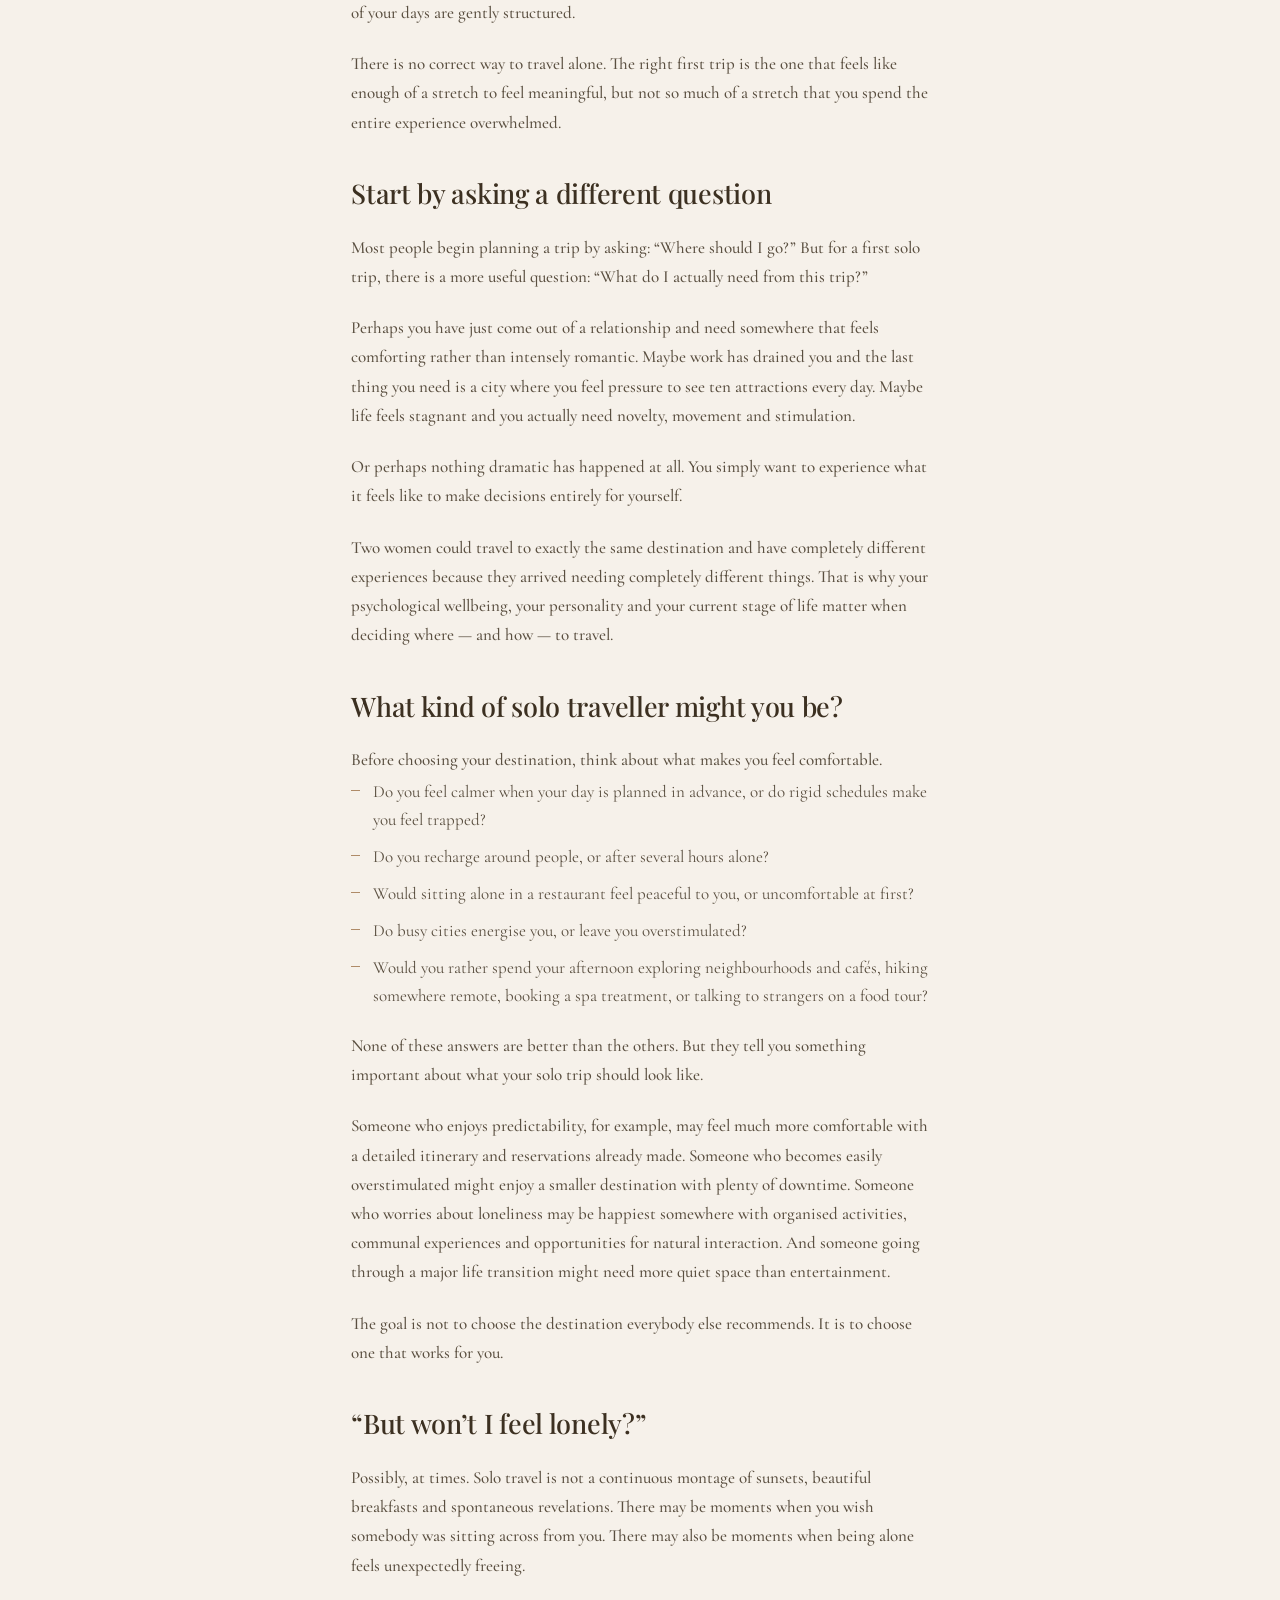
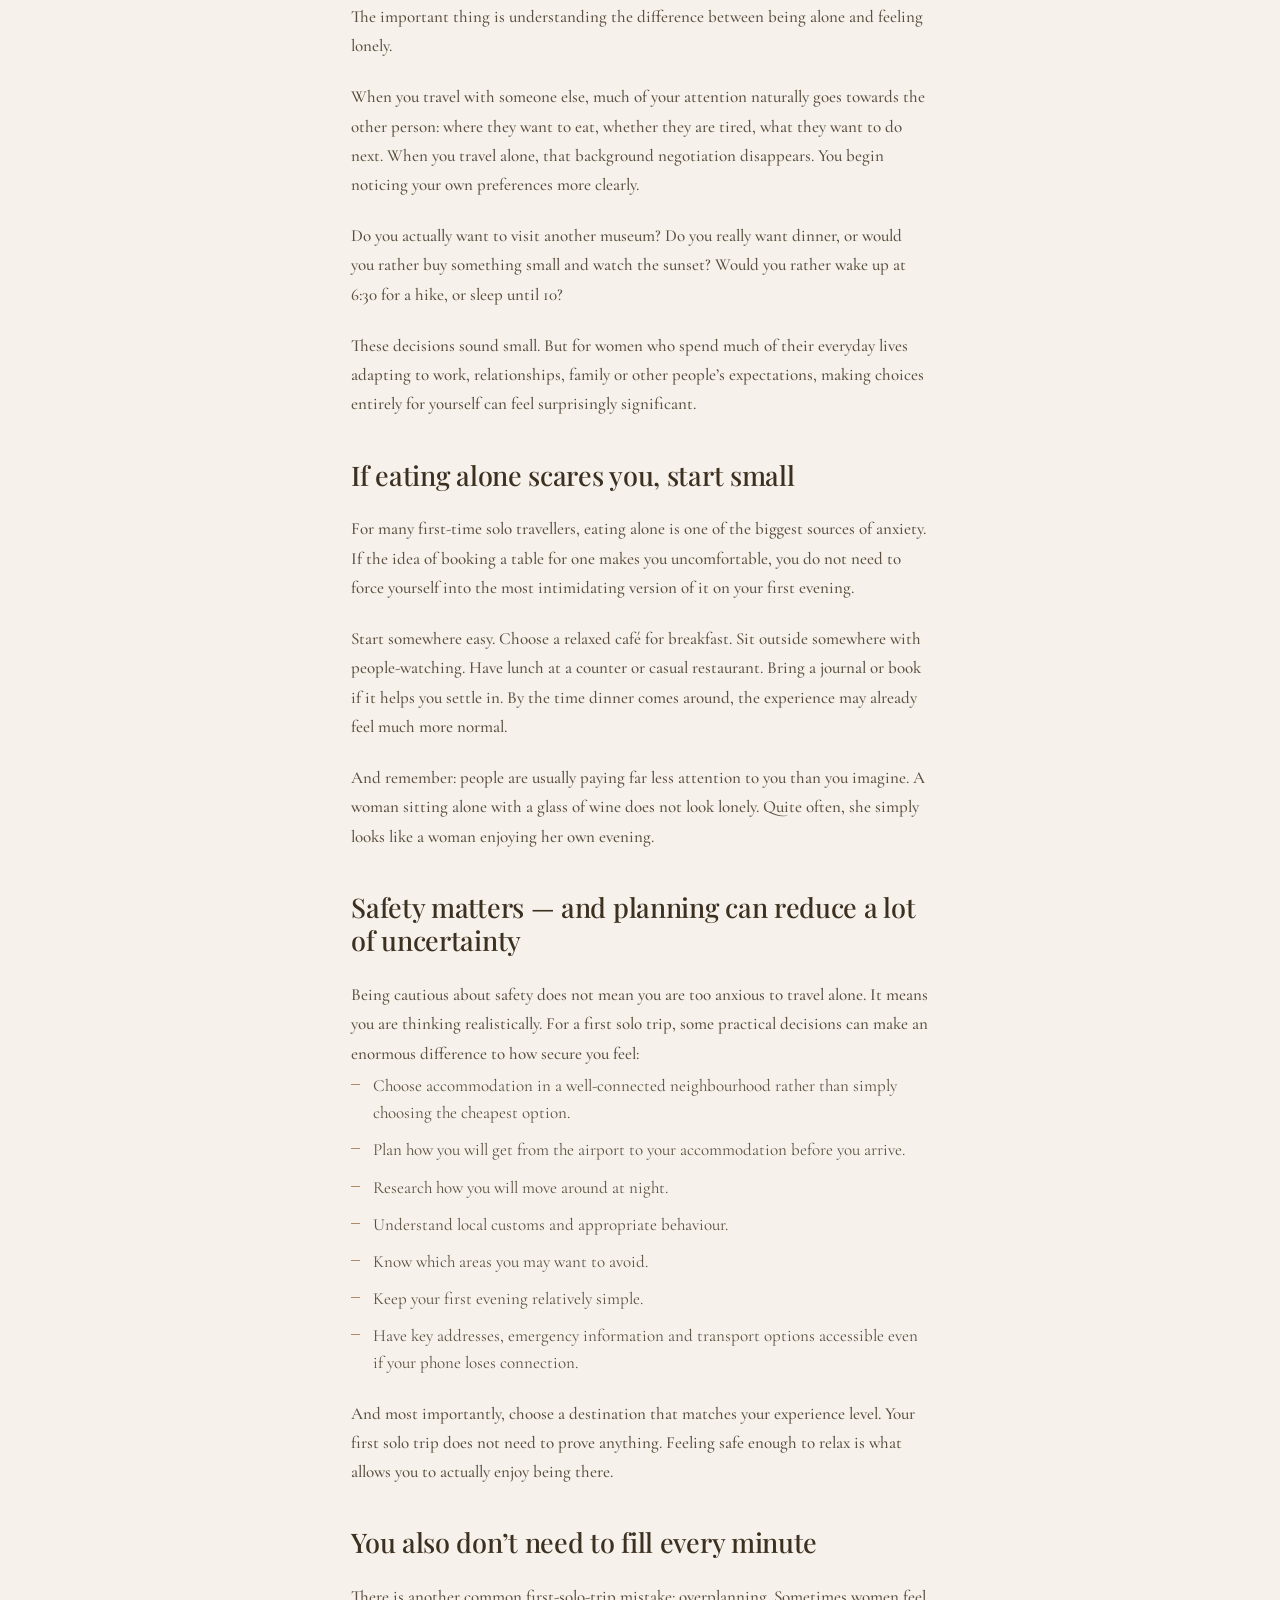
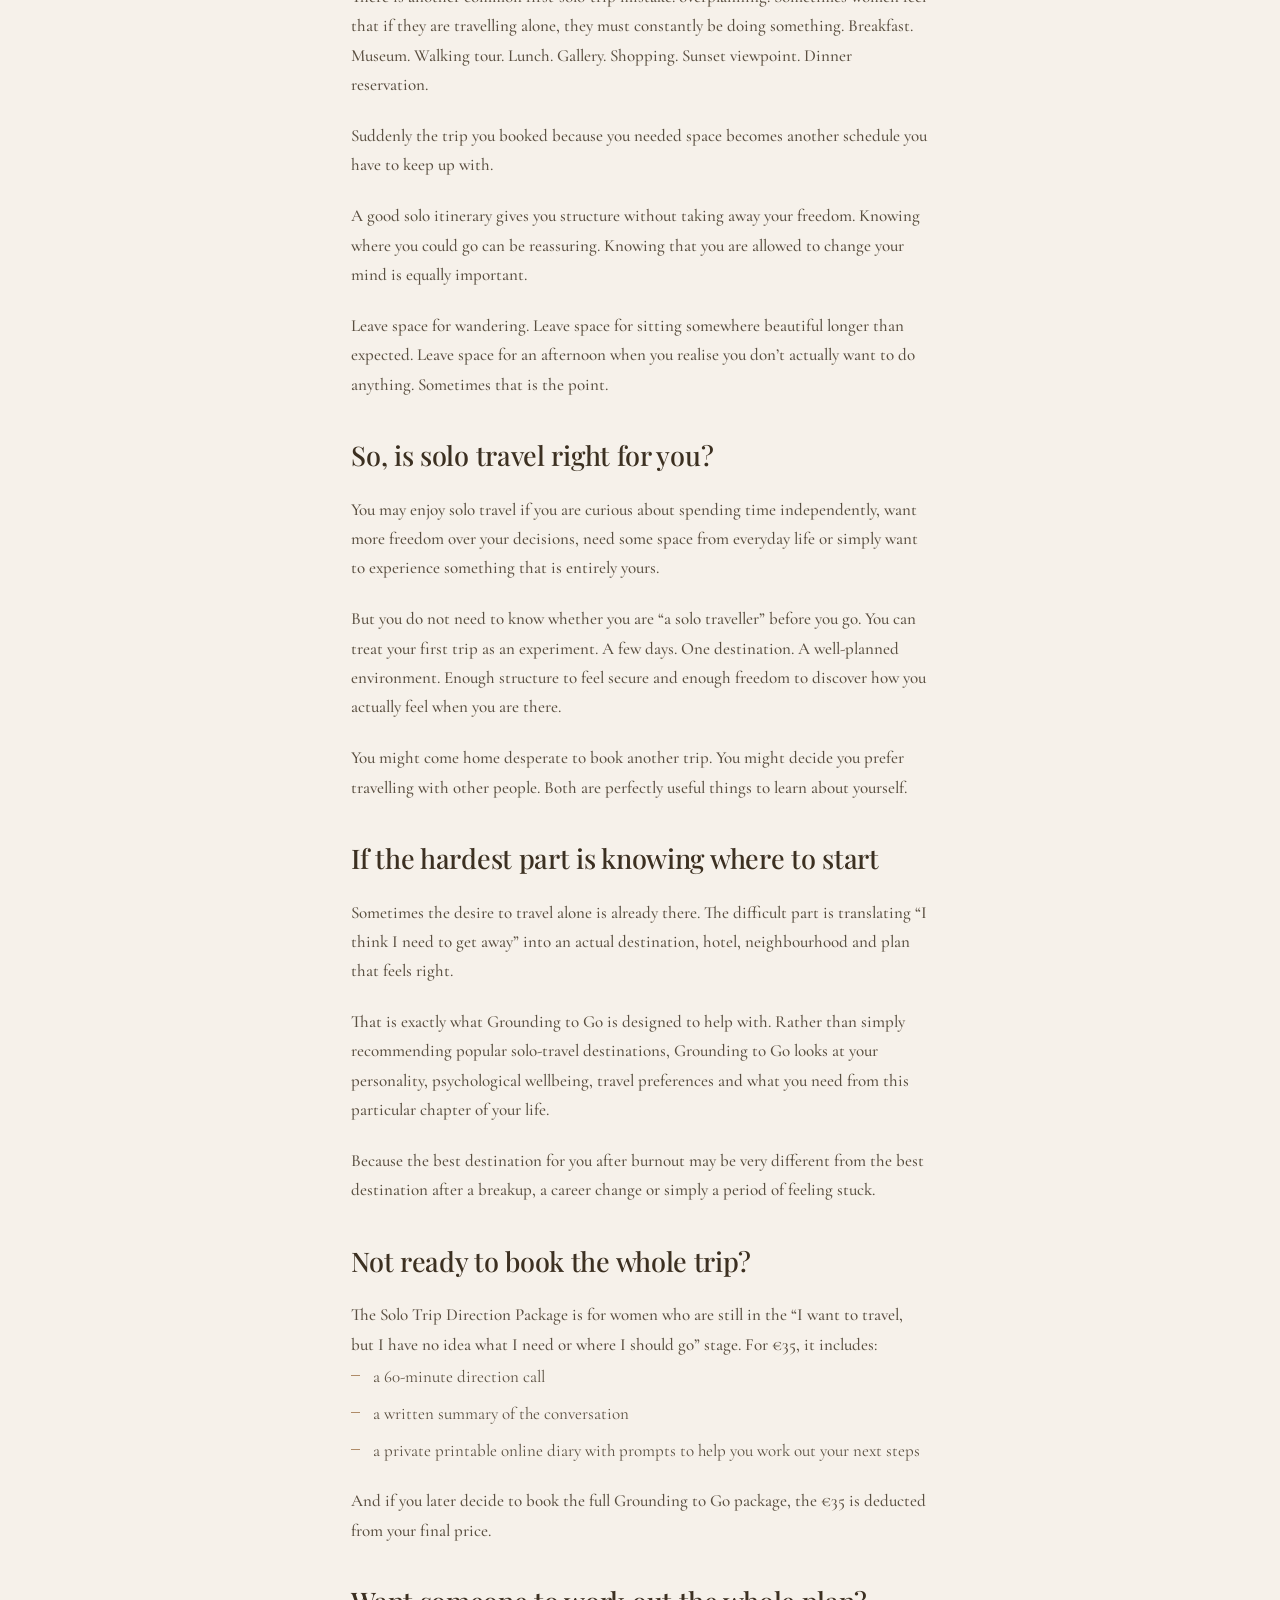
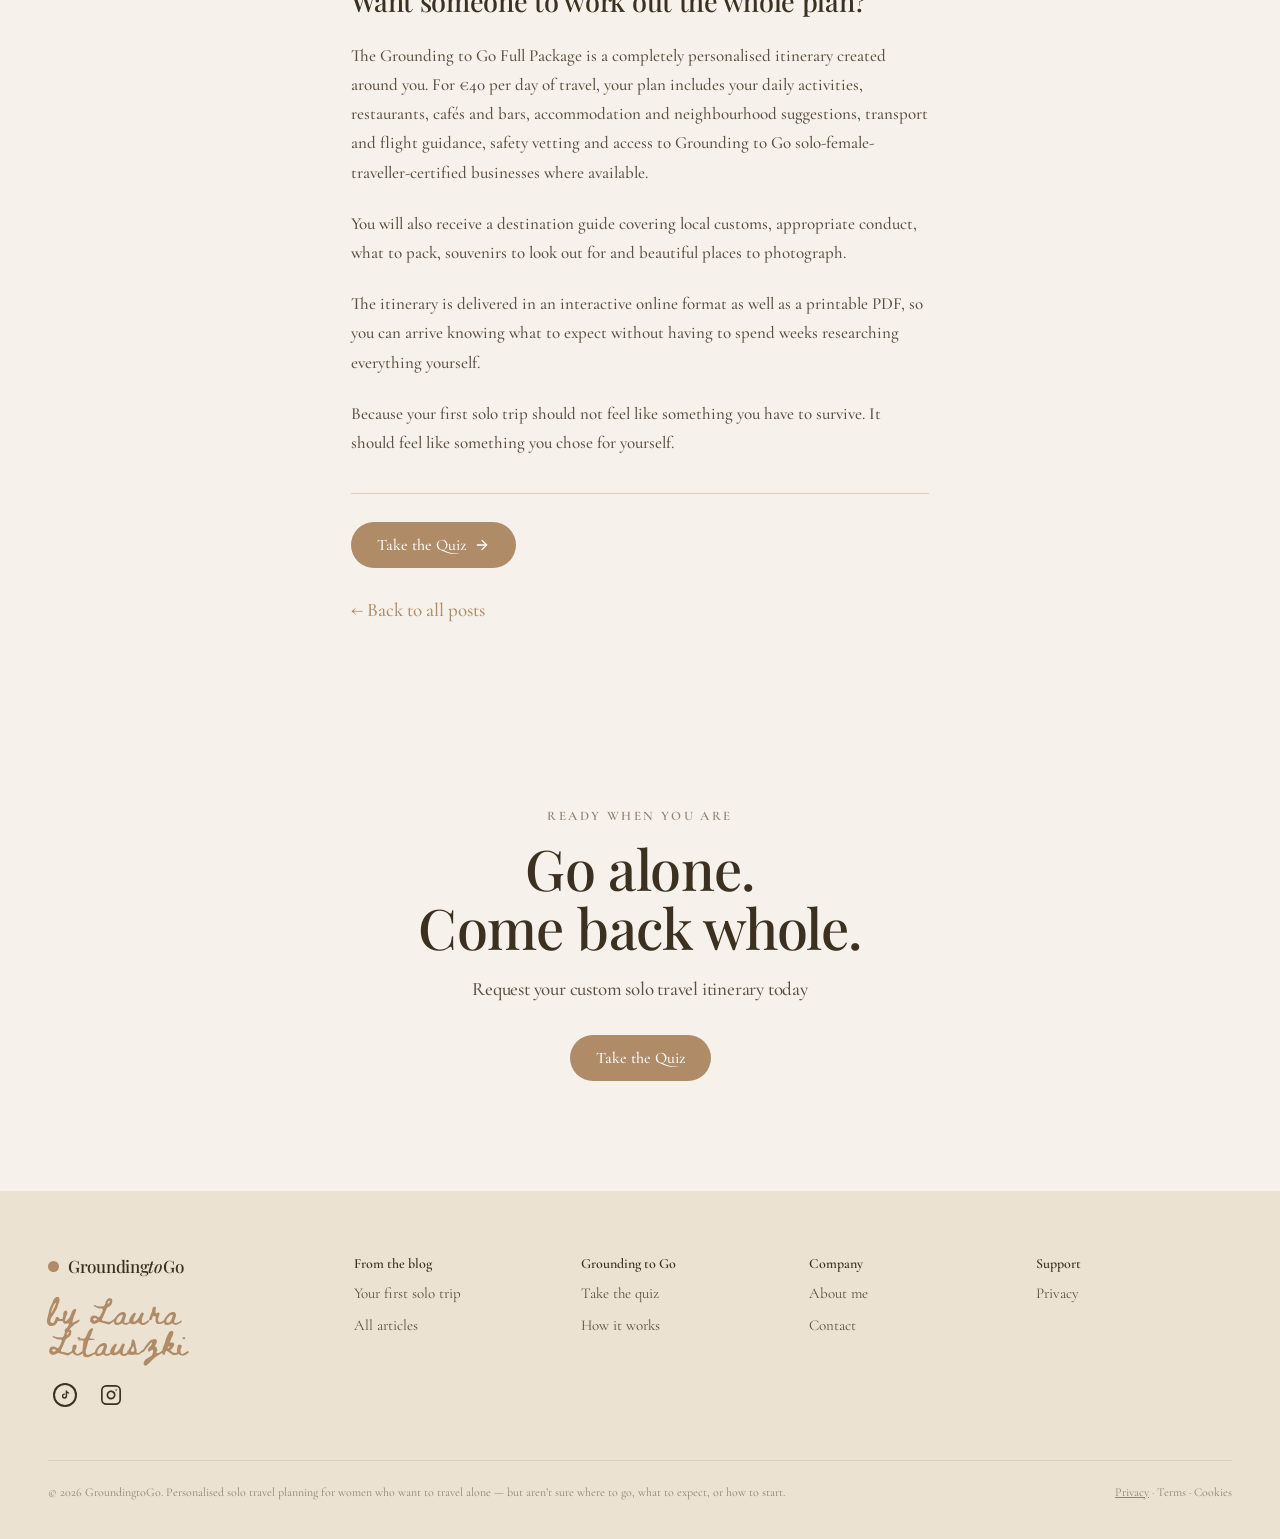
<file: blog/first-solo-trip/index.html>
<!DOCTYPE html>
<html lang="en">
<head>
<meta charset="utf-8">
<meta name="viewport" content="width=device-width, initial-scale=1">
<title>Your First Solo Trip as a Woman: A Guide — Groundingtogo</title>
<meta name="description" content="Nervous about your first solo trip? How to choose a destination that suits you, handle eating alone, and plan a first trip you'll actually enjoy.">
<meta name="keywords" content="solo travel for women, solo travel planning, is solo travel for me">
<link rel="canonical" href="https://groundingtogo.com/blog/first-solo-trip/">
<link rel="icon" href="/assets/logo-mark.svg">
<meta property="og:type" content="article">
<meta property="og:title" content="Your First Solo Trip as a Woman: A Guide">
<meta property="og:description" content="Nervous about your first solo trip? How to choose a destination that suits you, handle eating alone, and plan a first trip you'll actually enjoy.">
<meta property="og:url" content="https://groundingtogo.com/blog/first-solo-trip/">
<meta property="og:image" content="https://groundingtogo.com/assets/blog-first-solo-trip.webp">
<meta property="og:site_name" content="GroundingtoGo">
<meta name="twitter:card" content="summary_large_image">
<meta name="twitter:title" content="Your First Solo Trip as a Woman: A Guide">
<meta name="twitter:description" content="Nervous about your first solo trip? How to choose a destination that suits you, handle eating alone, and plan a first trip you'll actually enjoy.">
<meta name="twitter:image" content="https://groundingtogo.com/assets/blog-first-solo-trip.webp">
<link rel="stylesheet" href="/css/colors_and_type.css">
<link rel="stylesheet" href="/css/kit.css">
<link rel="stylesheet" href="/css/app.css">
<script type="application/ld+json">
{
  "@context": "https://schema.org",
  "@type": "BlogPosting",
  "headline": "Unsure if solo travel is for you or not? A Guide to Your First Solo Trip as a Woman",
  "description": "The idea feels exciting - but is it really for you? Good thing is a solo trip can be planned in so many different ways, you just have to figure out what you want to achieve with it.",
  "image": "https://groundingtogo.com/assets/blog-first-solo-trip.webp",
  "datePublished": "2026-08-15",
  "dateModified": "2026-08-15",
  "author": {
    "@type": "Person",
    "name": "Laura Litauszki",
    "url": "https://groundingtogo.com/index.html#about"
  },
  "publisher": {
    "@type": "Organization",
    "name": "GroundingtoGo",
    "logo": {
      "@type": "ImageObject",
      "url": "https://groundingtogo.com/assets/logo-mark.svg"
    }
  },
  "mainEntityOfPage": {
    "@type": "WebPage",
    "@id": "https://groundingtogo.com/blog/first-solo-trip/"
  },
  "url": "https://groundingtogo.com/blog/first-solo-trip/",
  "keywords": "solo travel for women, solo travel planning, is solo travel for me"
}
</script>
<style>
  /* This page is plain static HTML (no React) so its mobile nav menu is
     toggled with a few lines of vanilla JS instead — this just gives the
     menu a hidden/shown state to toggle between. */
  .gtg-mobile-menu { display: none; }
  .gtg-mobile-menu.gtg-open { display: flex !important; }
</style>
</head>
<body>
<header class="gtg-nav-wrap">
    <nav class="gtg-globalnav">
      <a class="gtg-brand" href="/index.html">
        <span class="gtg-dot"></span>
        <span class="gtg-wordmark">Grounding<em>to</em>Go</span>
      </a>
      <div class="gtg-nav-links">
        <a href="/index.html">Home</a>
          <a href="/index.html#how">How it works</a>
          <a href="/blog.html" class="is-active">Blog</a>
          <a href="/index.html#about">About</a>
          <a href="/index.html#contact">Contact</a>
      </div>
      <div class="gtg-nav-right">
        <a class="gtg-iconbtn" href="https://www.tiktok.com/@groundingtogo" target="_blank" rel="noopener noreferrer" aria-label="TikTok">
          <span class="gtg-tiktok-badge"><svg width="11" height="11" viewBox="0 0 24 24" fill="currentColor" aria-hidden="true"><path d="M16.6 5.82A4.28 4.28 0 0 1 15.54 3h-3.09v12.4a2.59 2.59 0 0 1-2.59 2.5 2.59 2.59 0 0 1 0-5.18c.27 0 .53.04.77.12V9.69a5.7 5.7 0 0 0-.77-.05 5.68 5.68 0 1 0 5.68 5.68V8.83a7.34 7.34 0 0 0 4.29 1.38V7.12a4.28 4.28 0 0 1-3.29-1.3Z"></path></svg></span>
        </a>
        <a class="gtg-iconbtn" href="https://www.instagram.com/groundingtogo?igsh=dTk1enR3YXMzcjZj" target="_blank" rel="noopener noreferrer" aria-label="Instagram"><svg width="19" height="19" viewBox="0 0 24 24" fill="none" stroke="currentColor" stroke-width="1.8" stroke-linecap="round" stroke-linejoin="round"><rect width="20" height="20" x="2" y="2" rx="5" ry="5"/><path d="M16 11.37A4 4 0 1 1 12.63 8 4 4 0 0 1 16 11.37z"/><line x1="17.5" x2="17.51" y1="6.5" y2="6.5"/></svg></a>
        <a class="gtg-pill gtg-pill--nav" href="/index.html#contact">Get in touch</a>
        <button class="gtg-navtoggle" aria-label="Menu" onclick="document.getElementById('gtg-mm').classList.toggle('gtg-open')"><svg width="20" height="20" viewBox="0 0 24 24" fill="none" stroke="currentColor" stroke-width="1.8" stroke-linecap="round" stroke-linejoin="round"><path d="M4 6h16"/><path d="M4 12h16"/><path d="M4 18h16"/></svg></button>
      </div>
    </nav>
    <div class="gtg-mobile-menu" id="gtg-mm">
      <a href="/index.html">Home</a>
        <a href="/index.html#how">How it works</a>
        <a href="/blog.html" class="is-active">Blog</a>
        <a href="/index.html#about">About</a>
        <a href="/index.html#contact">Contact</a>
      <a class="gtg-pill" href="/index.html#contact">Get in touch</a>
    </div>
  </header>

<div style="padding-top: clamp(24px, 4vw, 40px)">
  <div class="gtg-reader-photo" style="max-width: 780px; margin: 0 auto; border-radius: var(--r-lg); overflow: hidden; box-shadow: var(--shadow-image);">
    <img class="gtg-reader-img" src="/assets/blog-first-solo-trip.webp" alt="Unsure if solo travel is for you or not? A Guide to Your First Solo Trip as a Woman">
  </div>
  <article class="gtg-reader-body">
    <span class="gtg-eyebrow">Blog</span>
    <h1 class="gtg-reader-title">Unsure if solo travel is for you or not? A Guide to Your First Solo Trip as a Woman</h1>
    <div class="gtg-blog-meta gtg-reader-meta">15.08.2026<span class="gtg-blog-dotsep"></span>12 min read</div>
        <p class="gtg-reader-p">There is a particular kind of moment that often comes before a first solo trip.</p>
        <p class="gtg-reader-p">You want to go somewhere. You feel like you need a change of scenery, a little space, maybe even a reset. The idea of travelling alone feels exciting in theory — but when you actually picture yourself booking the flight, arriving in a new place and sitting down for dinner by yourself, the confidence can disappear quite quickly.</p>
        <p class="gtg-reader-p">You might start wondering: Will I feel lonely? Will I be safe? What if I hate it? What if I don’t know what to do with myself? What if everyone else seems to be travelling with partners or friends?</p>
        <p class="gtg-reader-p">If that sounds familiar, it does not necessarily mean solo travel is not for you. It may simply mean you have never done it before. And unfamiliar things naturally come with uncertainty.</p>
        <h2 class="gtg-reader-h">Solo travel is not about being fearless</h2>
        <p class="gtg-reader-p">One of the biggest misconceptions about solo travel is that you need to be naturally independent, adventurous or extremely confident to enjoy it. You don’t.</p>
        <p class="gtg-reader-p">Many women who travel alone still feel nervous before a trip. The difference is not that fear disappears. It is that the trip is designed in a way that makes the unfamiliar feel manageable.</p>
        <p class="gtg-reader-p">For your first solo trip, you do not need to throw yourself into the deep end. You don’t need to backpack across five countries, stay in a hostel or spend three weeks completely disconnected from everyone you know.</p>
        <p class="gtg-reader-p">Your first solo trip could be three nights in a walkable coastal town, a beautiful hotel in a city you have always wanted to visit, or a quiet wellness-focused break where most of your days are gently structured.</p>
        <p class="gtg-reader-p">There is no correct way to travel alone. The right first trip is the one that feels like enough of a stretch to feel meaningful, but not so much of a stretch that you spend the entire experience overwhelmed.</p>
        <h2 class="gtg-reader-h">Start by asking a different question</h2>
        <p class="gtg-reader-p">Most people begin planning a trip by asking: “Where should I go?” But for a first solo trip, there is a more useful question: “What do I actually need from this trip?”</p>
        <p class="gtg-reader-p">Perhaps you have just come out of a relationship and need somewhere that feels comforting rather than intensely romantic. Maybe work has drained you and the last thing you need is a city where you feel pressure to see ten attractions every day. Maybe life feels stagnant and you actually need novelty, movement and stimulation.</p>
        <p class="gtg-reader-p">Or perhaps nothing dramatic has happened at all. You simply want to experience what it feels like to make decisions entirely for yourself.</p>
        <p class="gtg-reader-p">Two women could travel to exactly the same destination and have completely different experiences because they arrived needing completely different things. That is why your psychological wellbeing, your personality and your current stage of life matter when deciding where — and how — to travel.</p>
        <h2 class="gtg-reader-h">What kind of solo traveller might you be?</h2>
        <p class="gtg-reader-p">Before choosing your destination, think about what makes you feel comfortable.</p>
        <ul class="gtg-reader-ul">
          <li>Do you feel calmer when your day is planned in advance, or do rigid schedules make you feel trapped?</li>
          <li>Do you recharge around people, or after several hours alone?</li>
          <li>Would sitting alone in a restaurant feel peaceful to you, or uncomfortable at first?</li>
          <li>Do busy cities energise you, or leave you overstimulated?</li>
          <li>Would you rather spend your afternoon exploring neighbourhoods and cafés, hiking somewhere remote, booking a spa treatment, or talking to strangers on a food tour?</li>
        </ul>
        <p class="gtg-reader-p">None of these answers are better than the others. But they tell you something important about what your solo trip should look like.</p>
        <p class="gtg-reader-p">Someone who enjoys predictability, for example, may feel much more comfortable with a detailed itinerary and reservations already made. Someone who becomes easily overstimulated might enjoy a smaller destination with plenty of downtime. Someone who worries about loneliness may be happiest somewhere with organised activities, communal experiences and opportunities for natural interaction. And someone going through a major life transition might need more quiet space than entertainment.</p>
        <p class="gtg-reader-p">The goal is not to choose the destination everybody else recommends. It is to choose one that works for you.</p>
        <h2 class="gtg-reader-h">“But won’t I feel lonely?”</h2>
        <p class="gtg-reader-p">Possibly, at times. Solo travel is not a continuous montage of sunsets, beautiful breakfasts and spontaneous revelations. There may be moments when you wish somebody was sitting across from you. There may also be moments when being alone feels unexpectedly freeing.</p>
        <p class="gtg-reader-p">The important thing is understanding the difference between being alone and feeling lonely.</p>
        <p class="gtg-reader-p">When you travel with someone else, much of your attention naturally goes towards the other person: where they want to eat, whether they are tired, what they want to do next. When you travel alone, that background negotiation disappears. You begin noticing your own preferences more clearly.</p>
        <p class="gtg-reader-p">Do you actually want to visit another museum? Do you really want dinner, or would you rather buy something small and watch the sunset? Would you rather wake up at 6:30 for a hike, or sleep until 10?</p>
        <p class="gtg-reader-p">These decisions sound small. But for women who spend much of their everyday lives adapting to work, relationships, family or other people’s expectations, making choices entirely for yourself can feel surprisingly significant.</p>
        <h2 class="gtg-reader-h">If eating alone scares you, start small</h2>
        <p class="gtg-reader-p">For many first-time solo travellers, eating alone is one of the biggest sources of anxiety. If the idea of booking a table for one makes you uncomfortable, you do not need to force yourself into the most intimidating version of it on your first evening.</p>
        <p class="gtg-reader-p">Start somewhere easy. Choose a relaxed café for breakfast. Sit outside somewhere with people-watching. Have lunch at a counter or casual restaurant. Bring a journal or book if it helps you settle in. By the time dinner comes around, the experience may already feel much more normal.</p>
        <p class="gtg-reader-p">And remember: people are usually paying far less attention to you than you imagine. A woman sitting alone with a glass of wine does not look lonely. Quite often, she simply looks like a woman enjoying her own evening.</p>
        <h2 class="gtg-reader-h">Safety matters — and planning can reduce a lot of uncertainty</h2>
        <p class="gtg-reader-p">Being cautious about safety does not mean you are too anxious to travel alone. It means you are thinking realistically. For a first solo trip, some practical decisions can make an enormous difference to how secure you feel:</p>
        <ul class="gtg-reader-ul">
          <li>Choose accommodation in a well-connected neighbourhood rather than simply choosing the cheapest option.</li>
          <li>Plan how you will get from the airport to your accommodation before you arrive.</li>
          <li>Research how you will move around at night.</li>
          <li>Understand local customs and appropriate behaviour.</li>
          <li>Know which areas you may want to avoid.</li>
          <li>Keep your first evening relatively simple.</li>
          <li>Have key addresses, emergency information and transport options accessible even if your phone loses connection.</li>
        </ul>
        <p class="gtg-reader-p">And most importantly, choose a destination that matches your experience level. Your first solo trip does not need to prove anything. Feeling safe enough to relax is what allows you to actually enjoy being there.</p>
        <h2 class="gtg-reader-h">You also don’t need to fill every minute</h2>
        <p class="gtg-reader-p">There is another common first-solo-trip mistake: overplanning. Sometimes women feel that if they are travelling alone, they must constantly be doing something. Breakfast. Museum. Walking tour. Lunch. Gallery. Shopping. Sunset viewpoint. Dinner reservation.</p>
        <p class="gtg-reader-p">Suddenly the trip you booked because you needed space becomes another schedule you have to keep up with.</p>
        <p class="gtg-reader-p">A good solo itinerary gives you structure without taking away your freedom. Knowing where you could go can be reassuring. Knowing that you are allowed to change your mind is equally important.</p>
        <p class="gtg-reader-p">Leave space for wandering. Leave space for sitting somewhere beautiful longer than expected. Leave space for an afternoon when you realise you don’t actually want to do anything. Sometimes that is the point.</p>
        <h2 class="gtg-reader-h">So, is solo travel right for you?</h2>
        <p class="gtg-reader-p">You may enjoy solo travel if you are curious about spending time independently, want more freedom over your decisions, need some space from everyday life or simply want to experience something that is entirely yours.</p>
        <p class="gtg-reader-p">But you do not need to know whether you are “a solo traveller” before you go. You can treat your first trip as an experiment. A few days. One destination. A well-planned environment. Enough structure to feel secure and enough freedom to discover how you actually feel when you are there.</p>
        <p class="gtg-reader-p">You might come home desperate to book another trip. You might decide you prefer travelling with other people. Both are perfectly useful things to learn about yourself.</p>
        <h2 class="gtg-reader-h">If the hardest part is knowing where to start</h2>
        <p class="gtg-reader-p">Sometimes the desire to travel alone is already there. The difficult part is translating “I think I need to get away” into an actual destination, hotel, neighbourhood and plan that feels right.</p>
        <p class="gtg-reader-p">That is exactly what Grounding to Go is designed to help with. Rather than simply recommending popular solo-travel destinations, Grounding to Go looks at your personality, psychological wellbeing, travel preferences and what you need from this particular chapter of your life.</p>
        <p class="gtg-reader-p">Because the best destination for you after burnout may be very different from the best destination after a breakup, a career change or simply a period of feeling stuck.</p>
        <h2 class="gtg-reader-h">Not ready to book the whole trip?</h2>
        <p class="gtg-reader-p">The Solo Trip Direction Package is for women who are still in the “I want to travel, but I have no idea what I need or where I should go” stage. For €35, it includes:</p>
        <ul class="gtg-reader-ul">
          <li>a 60-minute direction call</li>
          <li>a written summary of the conversation</li>
          <li>a private printable online diary with prompts to help you work out your next steps</li>
        </ul>
        <p class="gtg-reader-p">And if you later decide to book the full Grounding to Go package, the €35 is deducted from your final price.</p>
        <h2 class="gtg-reader-h">Want someone to work out the whole plan?</h2>
        <p class="gtg-reader-p">The Grounding to Go Full Package is a completely personalised itinerary created around you. For €40 per day of travel, your plan includes your daily activities, restaurants, cafés and bars, accommodation and neighbourhood suggestions, transport and flight guidance, safety vetting and access to Grounding to Go solo-female-traveller-certified businesses where available.</p>
        <p class="gtg-reader-p">You will also receive a destination guide covering local customs, appropriate conduct, what to pack, souvenirs to look out for and beautiful places to photograph.</p>
        <p class="gtg-reader-p">The itinerary is delivered in an interactive online format as well as a printable PDF, so you can arrive knowing what to expect without having to spend weeks researching everything yourself.</p>
        <p class="gtg-reader-p">Because your first solo trip should not feel like something you have to survive. It should feel like something you chose for yourself.</p>
    <div class="gtg-reader-cta">
      <a class="gtg-pill" href="/index.html#quiz">Take the Quiz <svg width="16" height="16" viewBox="0 0 24 24" fill="none" stroke="currentColor" stroke-width="1.9" stroke-linecap="round" stroke-linejoin="round"><path d="M5 12h14"/><path d="m12 5 7 7-7 7"/></svg></a>
    </div>
    <p style="margin-top:28px"><a href="/blog.html">← Back to all posts</a></p>
  </article>
</div>

<section class="gtg-closer">
    <span class="gtg-eyebrow">Ready when you are</span>
    <h2 class="gtg-closer-title">Go alone.<br>Come back whole.</h2>
    <p class="gtg-closer-sub">Request your custom solo travel itinerary today</p>
    <a class="gtg-pill" href="/index.html#quiz">Take the Quiz</a>
  </section>
  <footer class="gtg-footer">
    <div class="gtg-footer-cols">
      <div class="gtg-footer-brandcol">
        <a class="gtg-brand gtg-brand--ink" href="/index.html"><span class="gtg-dot"></span><span class="gtg-wordmark">Grounding<em>to</em>Go</span></a>
        <p class="gtg-footer-sign">by Laura Litauszki</p>
        <div class="gtg-footer-social">
          <a class="gtg-footer-social-btn" href="https://www.tiktok.com/@groundingtogo" target="_blank" rel="noopener noreferrer" aria-label="TikTok">
            <span class="gtg-tiktok-badge gtg-tiktok-badge--footer"><svg width="11" height="11" viewBox="0 0 24 24" fill="currentColor" aria-hidden="true"><path d="M16.6 5.82A4.28 4.28 0 0 1 15.54 3h-3.09v12.4a2.59 2.59 0 0 1-2.59 2.5 2.59 2.59 0 0 1 0-5.18c.27 0 .53.04.77.12V9.69a5.7 5.7 0 0 0-.77-.05 5.68 5.68 0 1 0 5.68 5.68V8.83a7.34 7.34 0 0 0 4.29 1.38V7.12a4.28 4.28 0 0 1-3.29-1.3Z"></path></svg></span>
          </a>
          <a class="gtg-footer-social-btn" href="https://www.instagram.com/groundingtogo?igsh=dTk1enR3YXMzcjZj" target="_blank" rel="noopener noreferrer" aria-label="Instagram"><svg width="22" height="22" viewBox="0 0 24 24" fill="none" stroke="currentColor" stroke-width="1.8" stroke-linecap="round" stroke-linejoin="round"><rect width="20" height="20" x="2" y="2" rx="5" ry="5"/><path d="M16 11.37A4 4 0 1 1 12.63 8 4 4 0 0 1 16 11.37z"/><line x1="17.5" x2="17.51" y1="6.5" y2="6.5"/></svg></a>
        </div>
      </div>
      <nav class="gtg-footer-col">
        <h4 class="gtg-footer-h">From the blog</h4>
        <a href="/blog/first-solo-trip/">Your first solo trip</a>
        <a href="/blog.html">All articles</a>
      </nav>
      <nav class="gtg-footer-col">
        <h4 class="gtg-footer-h">Grounding to Go</h4>
        <a href="/index.html#quiz">Take the quiz</a>
        <a href="/index.html#how">How it works</a>
      </nav>
      <nav class="gtg-footer-col">
        <h4 class="gtg-footer-h">Company</h4>
        <a href="/index.html#about">About me</a>
        <a href="/index.html#contact">Contact</a>
      </nav>
      <nav class="gtg-footer-col">
        <h4 class="gtg-footer-h">Support</h4>
        <a href="/privacy.html">Privacy</a>
      </nav>
    </div>
    <div class="gtg-footer-legal">
      <span>&copy; 2026 GroundingtoGo. Personalised solo travel planning for women who want to travel alone — but aren’t sure where to go, what to expect, or how to start.</span>
      <span><a href="/privacy.html" style="color:inherit;text-decoration:underline">Privacy</a> · Terms · Cookies</span>
    </div>
  </footer>
</body>
</html>
</file>
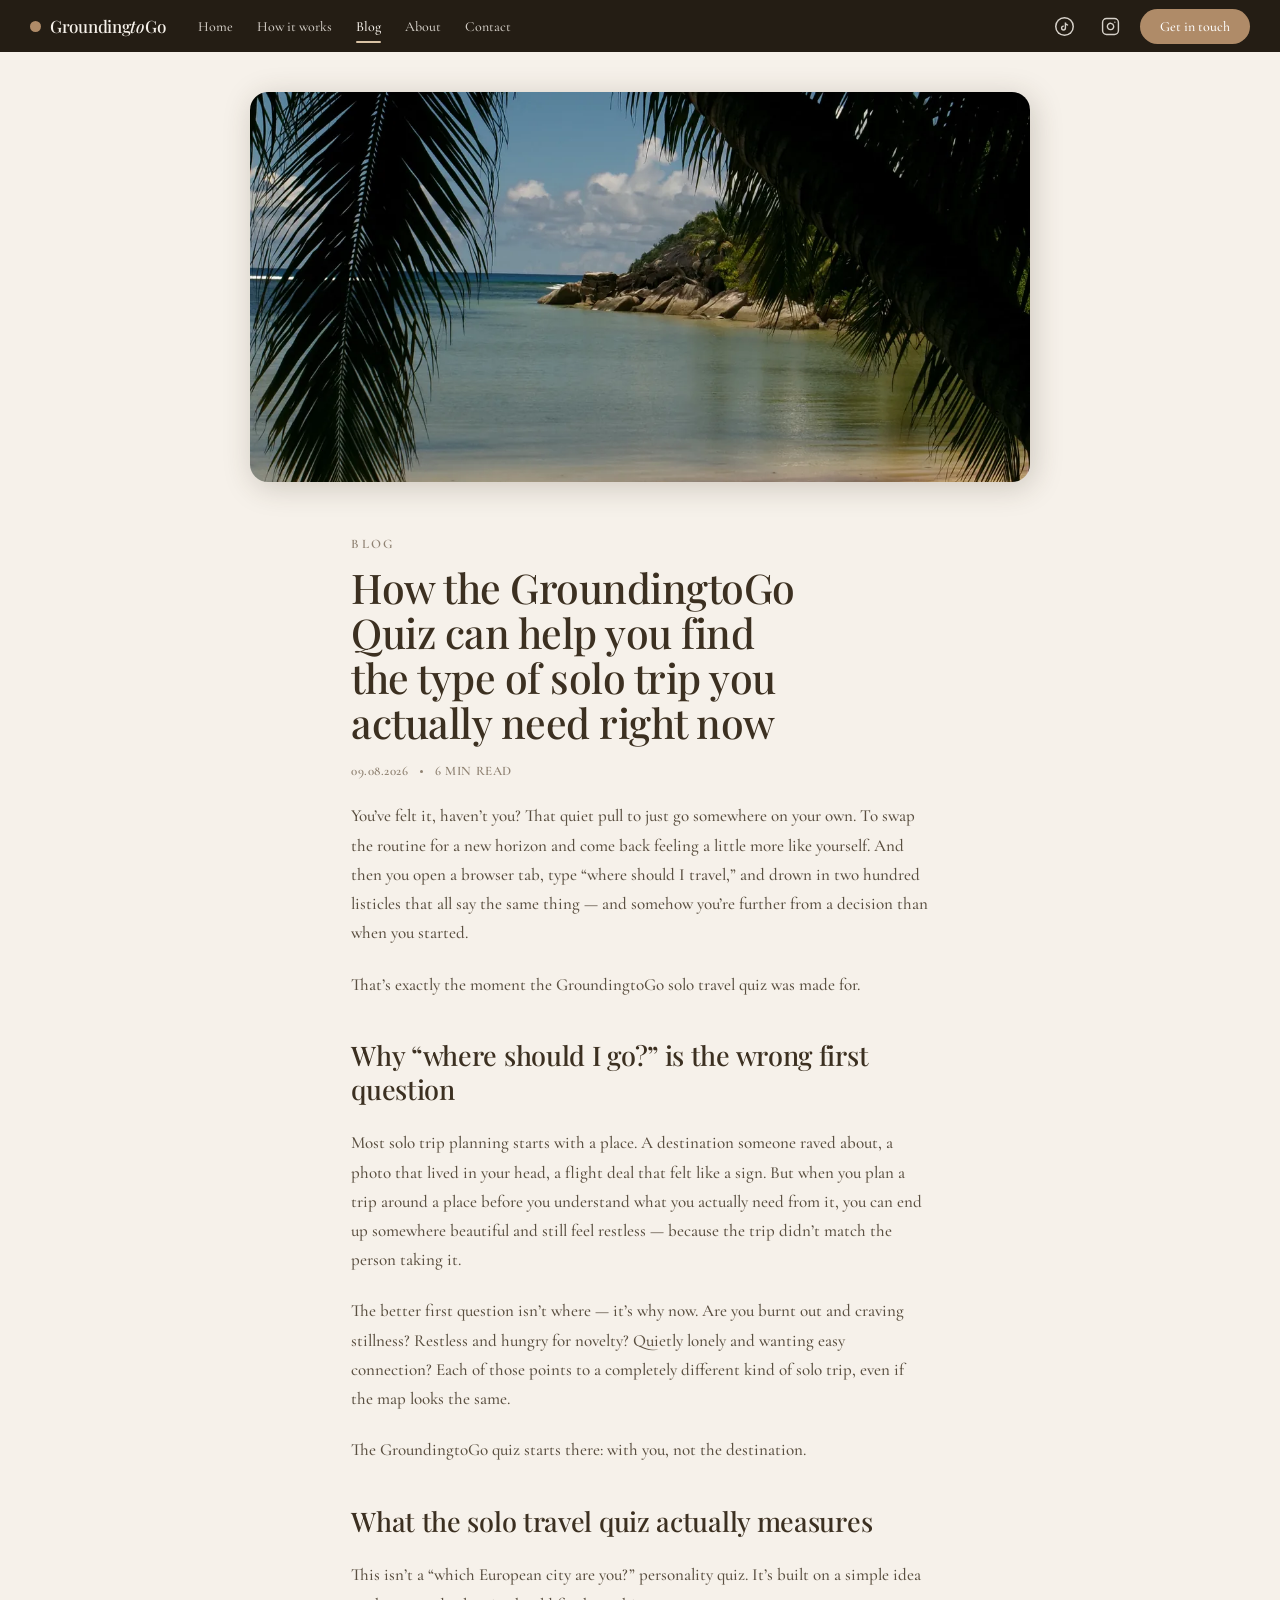
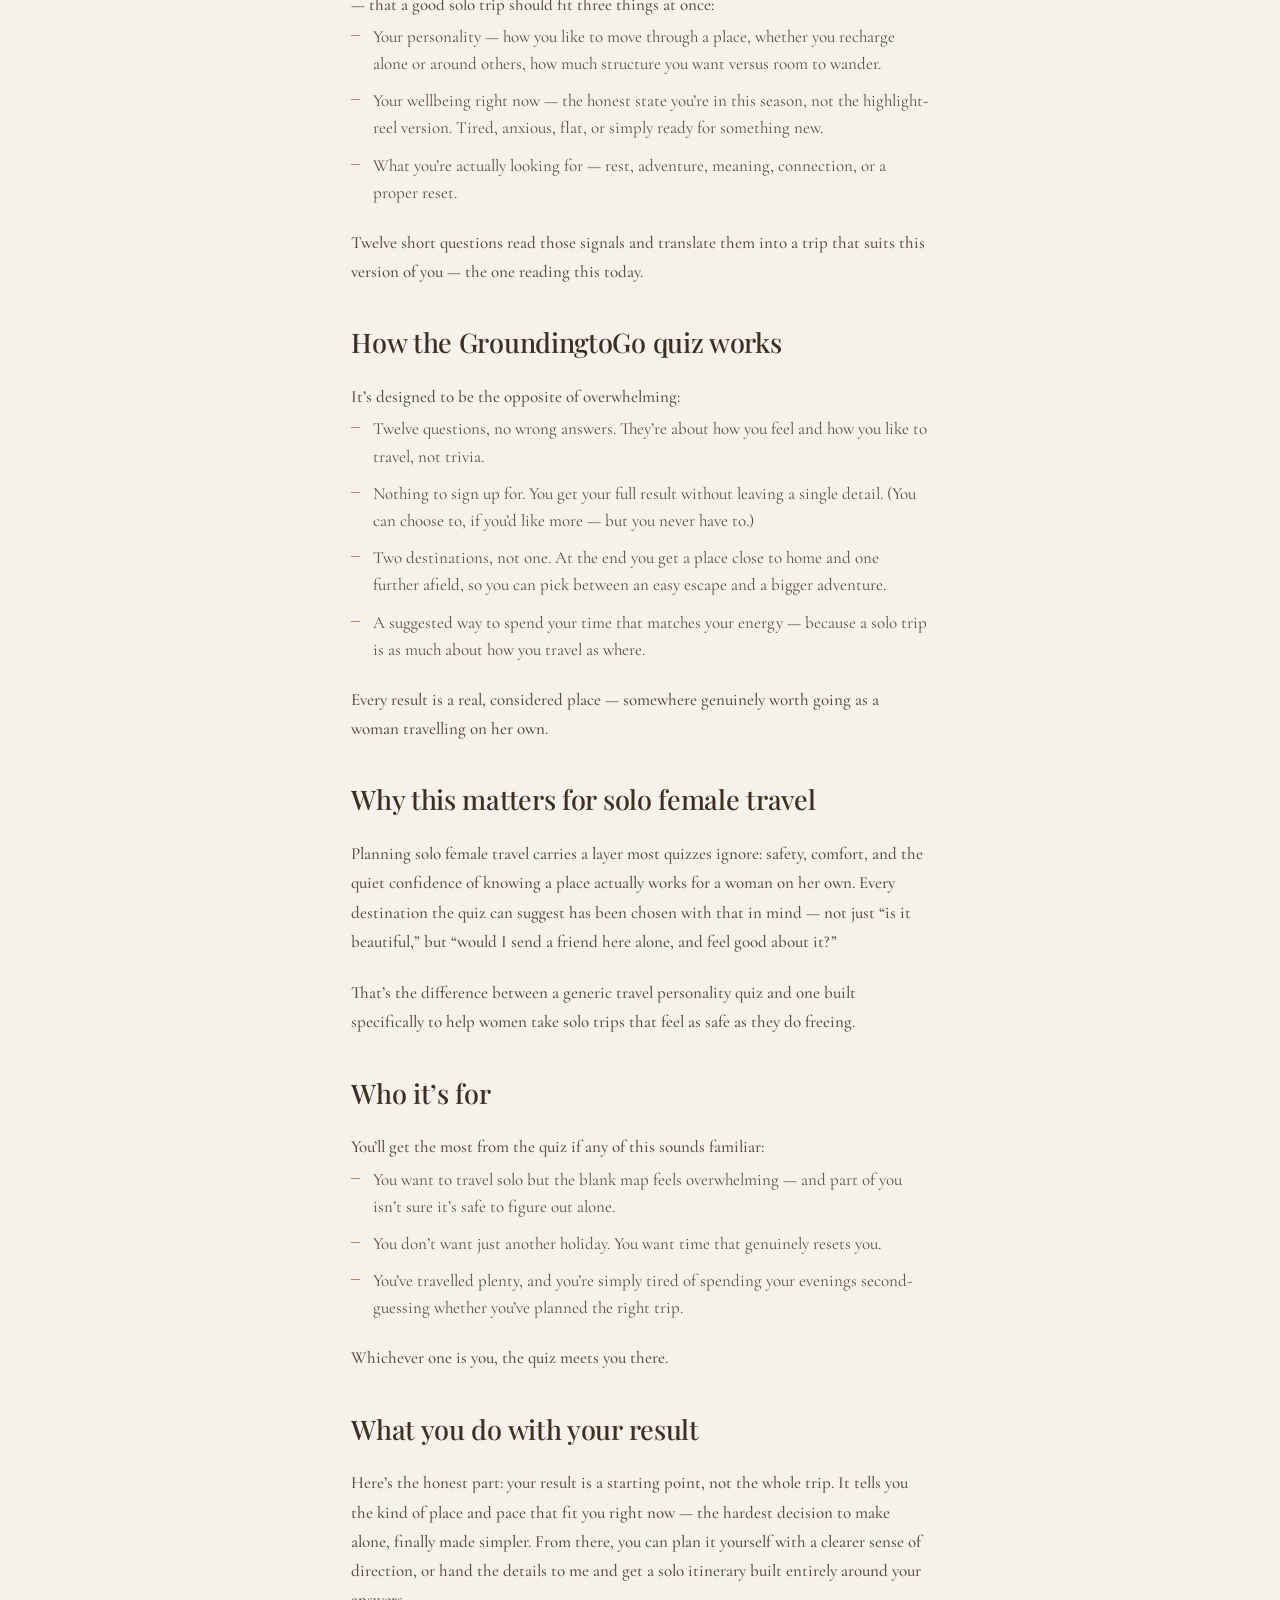
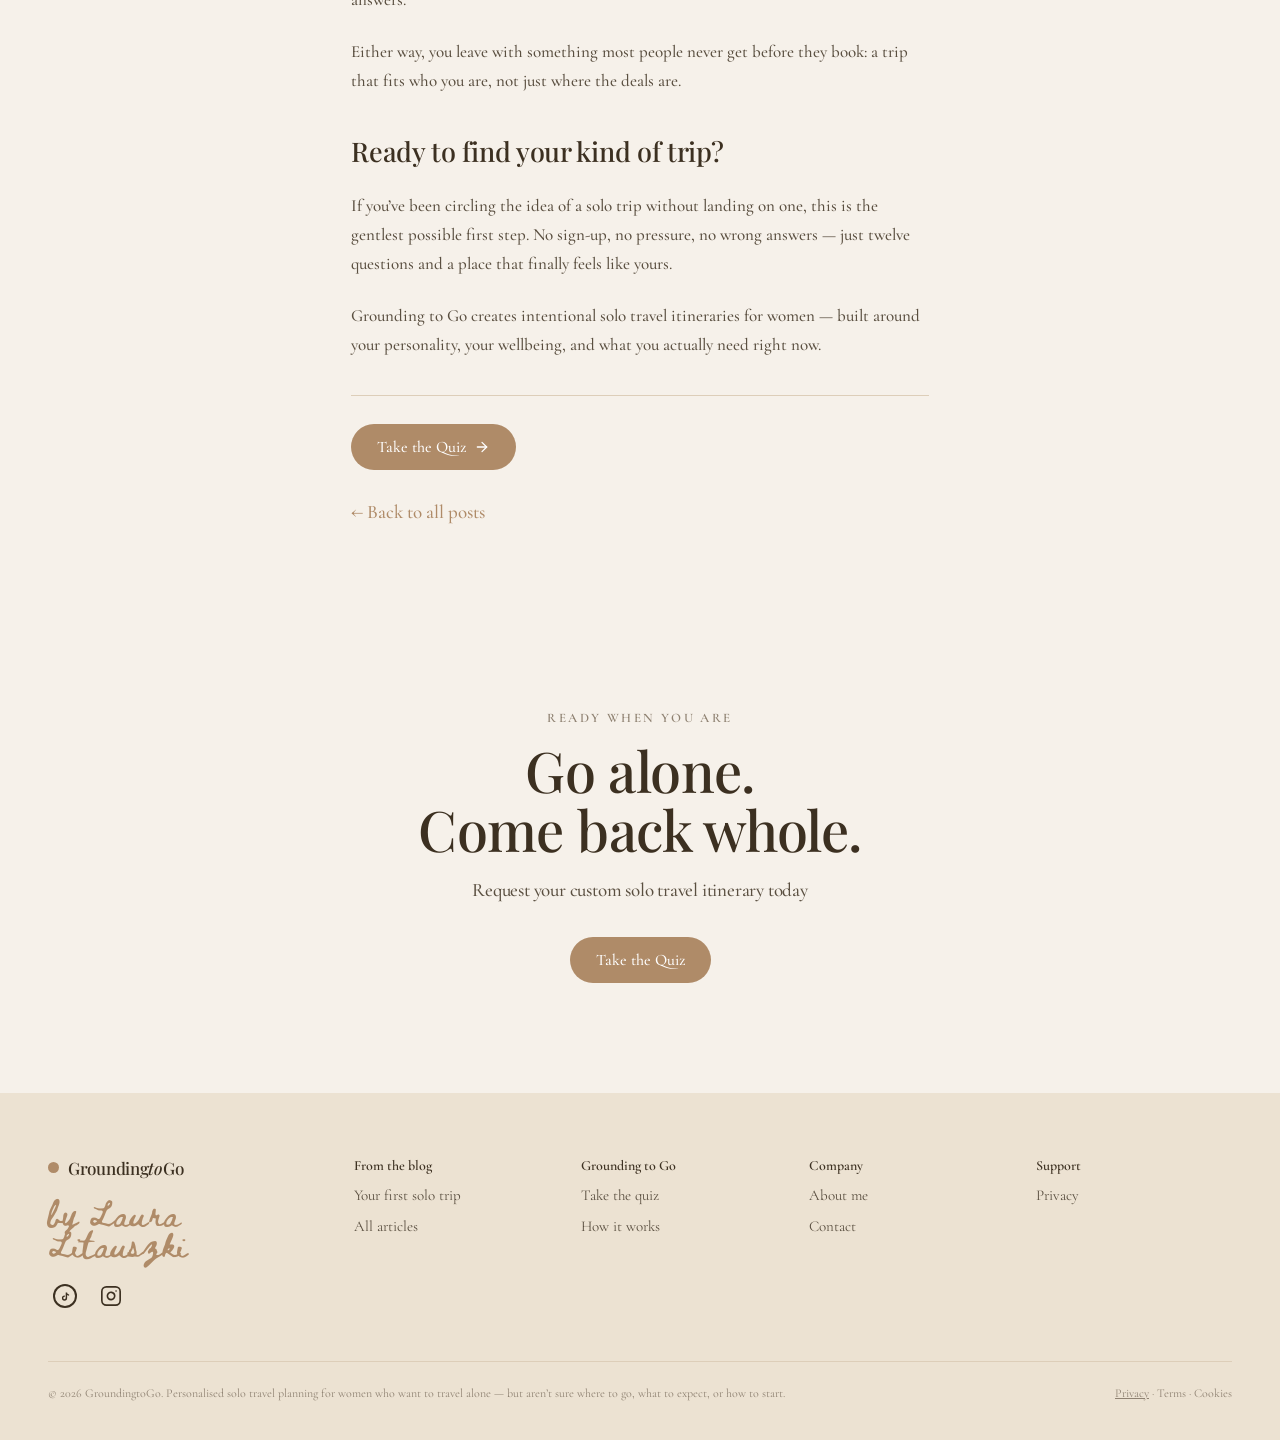
<file: blog/quiz-what-trip-you-need/index.html>
<!DOCTYPE html>
<html lang="en">
<head>
<meta charset="utf-8">
<meta name="viewport" content="width=device-width, initial-scale=1">
<title>What Kind of Solo Trip Do You Need? — Groundingtogo</title>
<meta name="description" content="Twelve questions that start with you rather than the map — because “where should I go?” is the wrong first question.">
<meta name="keywords" content="solo travel quiz, what solo trip do I need, solo female travel planning">
<link rel="canonical" href="https://groundingtogo.com/blog/quiz-what-trip-you-need/">
<link rel="icon" href="/assets/logo-mark.svg">
<meta property="og:type" content="article">
<meta property="og:title" content="What Kind of Solo Trip Do You Need?">
<meta property="og:description" content="Twelve questions that start with you rather than the map — because “where should I go?” is the wrong first question.">
<meta property="og:url" content="https://groundingtogo.com/blog/quiz-what-trip-you-need/">
<meta property="og:image" content="https://groundingtogo.com/assets/blog-quiz-seychelles.webp">
<meta property="og:site_name" content="GroundingtoGo">
<meta name="twitter:card" content="summary_large_image">
<meta name="twitter:title" content="What Kind of Solo Trip Do You Need?">
<meta name="twitter:description" content="Twelve questions that start with you rather than the map — because “where should I go?” is the wrong first question.">
<meta name="twitter:image" content="https://groundingtogo.com/assets/blog-quiz-seychelles.webp">
<link rel="stylesheet" href="/css/colors_and_type.css">
<link rel="stylesheet" href="/css/kit.css">
<link rel="stylesheet" href="/css/app.css">
<script type="application/ld+json">
{
  "@context": "https://schema.org",
  "@type": "BlogPosting",
  "headline": "How the GroundingtoGo Quiz can help you find the type of solo trip you actually need right now",
  "description": "Twelve questions that start with you rather than the map — because “where should I go?” is the wrong first question.",
  "image": "https://groundingtogo.com/assets/blog-quiz-seychelles.webp",
  "datePublished": "2026-08-09",
  "dateModified": "2026-08-09",
  "author": {
    "@type": "Person",
    "name": "Laura Litauszki",
    "url": "https://groundingtogo.com/index.html#about"
  },
  "publisher": {
    "@type": "Organization",
    "name": "GroundingtoGo",
    "logo": {
      "@type": "ImageObject",
      "url": "https://groundingtogo.com/assets/logo-mark.svg"
    }
  },
  "mainEntityOfPage": {
    "@type": "WebPage",
    "@id": "https://groundingtogo.com/blog/quiz-what-trip-you-need/"
  },
  "url": "https://groundingtogo.com/blog/quiz-what-trip-you-need/",
  "keywords": "solo travel quiz, what solo trip do I need, solo female travel planning"
}
</script>
<style>
  /* This page is plain static HTML (no React) so its mobile nav menu is
     toggled with a few lines of vanilla JS instead — this just gives the
     menu a hidden/shown state to toggle between. */
  .gtg-mobile-menu { display: none; }
  .gtg-mobile-menu.gtg-open { display: flex !important; }
</style>
</head>
<body>
<header class="gtg-nav-wrap">
    <nav class="gtg-globalnav">
      <a class="gtg-brand" href="/index.html">
        <span class="gtg-dot"></span>
        <span class="gtg-wordmark">Grounding<em>to</em>Go</span>
      </a>
      <div class="gtg-nav-links">
        <a href="/index.html">Home</a>
          <a href="/index.html#how">How it works</a>
          <a href="/blog.html" class="is-active">Blog</a>
          <a href="/index.html#about">About</a>
          <a href="/index.html#contact">Contact</a>
      </div>
      <div class="gtg-nav-right">
        <a class="gtg-iconbtn" href="https://www.tiktok.com/@groundingtogo" target="_blank" rel="noopener noreferrer" aria-label="TikTok">
          <span class="gtg-tiktok-badge"><svg width="11" height="11" viewBox="0 0 24 24" fill="currentColor" aria-hidden="true"><path d="M16.6 5.82A4.28 4.28 0 0 1 15.54 3h-3.09v12.4a2.59 2.59 0 0 1-2.59 2.5 2.59 2.59 0 0 1 0-5.18c.27 0 .53.04.77.12V9.69a5.7 5.7 0 0 0-.77-.05 5.68 5.68 0 1 0 5.68 5.68V8.83a7.34 7.34 0 0 0 4.29 1.38V7.12a4.28 4.28 0 0 1-3.29-1.3Z"></path></svg></span>
        </a>
        <a class="gtg-iconbtn" href="https://www.instagram.com/groundingtogo?igsh=dTk1enR3YXMzcjZj" target="_blank" rel="noopener noreferrer" aria-label="Instagram"><svg width="19" height="19" viewBox="0 0 24 24" fill="none" stroke="currentColor" stroke-width="1.8" stroke-linecap="round" stroke-linejoin="round"><rect width="20" height="20" x="2" y="2" rx="5" ry="5"/><path d="M16 11.37A4 4 0 1 1 12.63 8 4 4 0 0 1 16 11.37z"/><line x1="17.5" x2="17.51" y1="6.5" y2="6.5"/></svg></a>
        <a class="gtg-pill gtg-pill--nav" href="/index.html#contact">Get in touch</a>
        <button class="gtg-navtoggle" aria-label="Menu" onclick="document.getElementById('gtg-mm').classList.toggle('gtg-open')"><svg width="20" height="20" viewBox="0 0 24 24" fill="none" stroke="currentColor" stroke-width="1.8" stroke-linecap="round" stroke-linejoin="round"><path d="M4 6h16"/><path d="M4 12h16"/><path d="M4 18h16"/></svg></button>
      </div>
    </nav>
    <div class="gtg-mobile-menu" id="gtg-mm">
      <a href="/index.html">Home</a>
        <a href="/index.html#how">How it works</a>
        <a href="/blog.html" class="is-active">Blog</a>
        <a href="/index.html#about">About</a>
        <a href="/index.html#contact">Contact</a>
      <a class="gtg-pill" href="/index.html#contact">Get in touch</a>
    </div>
  </header>

<div style="padding-top: clamp(24px, 4vw, 40px)">
  <div class="gtg-reader-photo" style="max-width: 780px; margin: 0 auto; border-radius: var(--r-lg); overflow: hidden; box-shadow: var(--shadow-image);">
    <img class="gtg-reader-img" src="/assets/blog-quiz-seychelles.webp" alt="How the GroundingtoGo Quiz can help you find the type of solo trip you actually need right now">
  </div>
  <article class="gtg-reader-body">
    <span class="gtg-eyebrow">Blog</span>
    <h1 class="gtg-reader-title">How the GroundingtoGo Quiz can help you find the type of solo trip you actually need right now</h1>
    <div class="gtg-blog-meta gtg-reader-meta">09.08.2026<span class="gtg-blog-dotsep"></span>6 min read</div>
        <p class="gtg-reader-p">You’ve felt it, haven’t you? That quiet pull to just go somewhere on your own. To swap the routine for a new horizon and come back feeling a little more like yourself. And then you open a browser tab, type “where should I travel,” and drown in two hundred listicles that all say the same thing — and somehow you’re further from a decision than when you started.</p>
        <p class="gtg-reader-p">That’s exactly the moment the GroundingtoGo solo travel quiz was made for.</p>
        <h2 class="gtg-reader-h">Why “where should I go?” is the wrong first question</h2>
        <p class="gtg-reader-p">Most solo trip planning starts with a place. A destination someone raved about, a photo that lived in your head, a flight deal that felt like a sign. But when you plan a trip around a place before you understand what you actually need from it, you can end up somewhere beautiful and still feel restless — because the trip didn’t match the person taking it.</p>
        <p class="gtg-reader-p">The better first question isn’t where — it’s why now. Are you burnt out and craving stillness? Restless and hungry for novelty? Quietly lonely and wanting easy connection? Each of those points to a completely different kind of solo trip, even if the map looks the same.</p>
        <p class="gtg-reader-p">The GroundingtoGo quiz starts there: with you, not the destination.</p>
        <h2 class="gtg-reader-h">What the solo travel quiz actually measures</h2>
        <p class="gtg-reader-p">This isn’t a “which European city are you?” personality quiz. It’s built on a simple idea — that a good solo trip should fit three things at once:</p>
        <ul class="gtg-reader-ul">
          <li>Your personality — how you like to move through a place, whether you recharge alone or around others, how much structure you want versus room to wander.</li>
          <li>Your wellbeing right now — the honest state you’re in this season, not the highlight-reel version. Tired, anxious, flat, or simply ready for something new.</li>
          <li>What you’re actually looking for — rest, adventure, meaning, connection, or a proper reset.</li>
        </ul>
        <p class="gtg-reader-p">Twelve short questions read those signals and translate them into a trip that suits this version of you — the one reading this today.</p>
        <h2 class="gtg-reader-h">How the GroundingtoGo quiz works</h2>
        <p class="gtg-reader-p">It’s designed to be the opposite of overwhelming:</p>
        <ul class="gtg-reader-ul">
          <li>Twelve questions, no wrong answers. They’re about how you feel and how you like to travel, not trivia.</li>
          <li>Nothing to sign up for. You get your full result without leaving a single detail. (You can choose to, if you’d like more — but you never have to.)</li>
          <li>Two destinations, not one. At the end you get a place close to home and one further afield, so you can pick between an easy escape and a bigger adventure.</li>
          <li>A suggested way to spend your time that matches your energy — because a solo trip is as much about how you travel as where.</li>
        </ul>
        <p class="gtg-reader-p">Every result is a real, considered place — somewhere genuinely worth going as a woman travelling on her own.</p>
        <h2 class="gtg-reader-h">Why this matters for solo female travel</h2>
        <p class="gtg-reader-p">Planning solo female travel carries a layer most quizzes ignore: safety, comfort, and the quiet confidence of knowing a place actually works for a woman on her own. Every destination the quiz can suggest has been chosen with that in mind — not just “is it beautiful,” but “would I send a friend here alone, and feel good about it?”</p>
        <p class="gtg-reader-p">That’s the difference between a generic travel personality quiz and one built specifically to help women take solo trips that feel as safe as they do freeing.</p>
        <h2 class="gtg-reader-h">Who it’s for</h2>
        <p class="gtg-reader-p">You’ll get the most from the quiz if any of this sounds familiar:</p>
        <ul class="gtg-reader-ul">
          <li>You want to travel solo but the blank map feels overwhelming — and part of you isn’t sure it’s safe to figure out alone.</li>
          <li>You don’t want just another holiday. You want time that genuinely resets you.</li>
          <li>You’ve travelled plenty, and you’re simply tired of spending your evenings second-guessing whether you’ve planned the right trip.</li>
        </ul>
        <p class="gtg-reader-p">Whichever one is you, the quiz meets you there.</p>
        <h2 class="gtg-reader-h">What you do with your result</h2>
        <p class="gtg-reader-p">Here’s the honest part: your result is a starting point, not the whole trip. It tells you the kind of place and pace that fit you right now — the hardest decision to make alone, finally made simpler. From there, you can plan it yourself with a clearer sense of direction, or hand the details to me and get a solo itinerary built entirely around your answers.</p>
        <p class="gtg-reader-p">Either way, you leave with something most people never get before they book: a trip that fits who you are, not just where the deals are.</p>
        <h2 class="gtg-reader-h">Ready to find your kind of trip?</h2>
        <p class="gtg-reader-p">If you’ve been circling the idea of a solo trip without landing on one, this is the gentlest possible first step. No sign-up, no pressure, no wrong answers — just twelve questions and a place that finally feels like yours.</p>
        <p class="gtg-reader-p">Grounding to Go creates intentional solo travel itineraries for women — built around your personality, your wellbeing, and what you actually need right now.</p>
    <div class="gtg-reader-cta">
      <a class="gtg-pill" href="/index.html#quiz">Take the Quiz <svg width="16" height="16" viewBox="0 0 24 24" fill="none" stroke="currentColor" stroke-width="1.9" stroke-linecap="round" stroke-linejoin="round"><path d="M5 12h14"/><path d="m12 5 7 7-7 7"/></svg></a>
    </div>
    <p style="margin-top:28px"><a href="/blog.html">← Back to all posts</a></p>
  </article>
</div>

<section class="gtg-closer">
    <span class="gtg-eyebrow">Ready when you are</span>
    <h2 class="gtg-closer-title">Go alone.<br>Come back whole.</h2>
    <p class="gtg-closer-sub">Request your custom solo travel itinerary today</p>
    <a class="gtg-pill" href="/index.html#quiz">Take the Quiz</a>
  </section>
  <footer class="gtg-footer">
    <div class="gtg-footer-cols">
      <div class="gtg-footer-brandcol">
        <a class="gtg-brand gtg-brand--ink" href="/index.html"><span class="gtg-dot"></span><span class="gtg-wordmark">Grounding<em>to</em>Go</span></a>
        <p class="gtg-footer-sign">by Laura Litauszki</p>
        <div class="gtg-footer-social">
          <a class="gtg-footer-social-btn" href="https://www.tiktok.com/@groundingtogo" target="_blank" rel="noopener noreferrer" aria-label="TikTok">
            <span class="gtg-tiktok-badge gtg-tiktok-badge--footer"><svg width="11" height="11" viewBox="0 0 24 24" fill="currentColor" aria-hidden="true"><path d="M16.6 5.82A4.28 4.28 0 0 1 15.54 3h-3.09v12.4a2.59 2.59 0 0 1-2.59 2.5 2.59 2.59 0 0 1 0-5.18c.27 0 .53.04.77.12V9.69a5.7 5.7 0 0 0-.77-.05 5.68 5.68 0 1 0 5.68 5.68V8.83a7.34 7.34 0 0 0 4.29 1.38V7.12a4.28 4.28 0 0 1-3.29-1.3Z"></path></svg></span>
          </a>
          <a class="gtg-footer-social-btn" href="https://www.instagram.com/groundingtogo?igsh=dTk1enR3YXMzcjZj" target="_blank" rel="noopener noreferrer" aria-label="Instagram"><svg width="22" height="22" viewBox="0 0 24 24" fill="none" stroke="currentColor" stroke-width="1.8" stroke-linecap="round" stroke-linejoin="round"><rect width="20" height="20" x="2" y="2" rx="5" ry="5"/><path d="M16 11.37A4 4 0 1 1 12.63 8 4 4 0 0 1 16 11.37z"/><line x1="17.5" x2="17.51" y1="6.5" y2="6.5"/></svg></a>
        </div>
      </div>
      <nav class="gtg-footer-col">
        <h4 class="gtg-footer-h">From the blog</h4>
        <a href="/blog/first-solo-trip/">Your first solo trip</a>
        <a href="/blog.html">All articles</a>
      </nav>
      <nav class="gtg-footer-col">
        <h4 class="gtg-footer-h">Grounding to Go</h4>
        <a href="/index.html#quiz">Take the quiz</a>
        <a href="/index.html#how">How it works</a>
      </nav>
      <nav class="gtg-footer-col">
        <h4 class="gtg-footer-h">Company</h4>
        <a href="/index.html#about">About me</a>
        <a href="/index.html#contact">Contact</a>
      </nav>
      <nav class="gtg-footer-col">
        <h4 class="gtg-footer-h">Support</h4>
        <a href="/privacy.html">Privacy</a>
      </nav>
    </div>
    <div class="gtg-footer-legal">
      <span>&copy; 2026 GroundingtoGo. Personalised solo travel planning for women who want to travel alone — but aren’t sure where to go, what to expect, or how to start.</span>
      <span><a href="/privacy.html" style="color:inherit;text-decoration:underline">Privacy</a> · Terms · Cookies</span>
    </div>
  </footer>
</body>
</html>
</file>
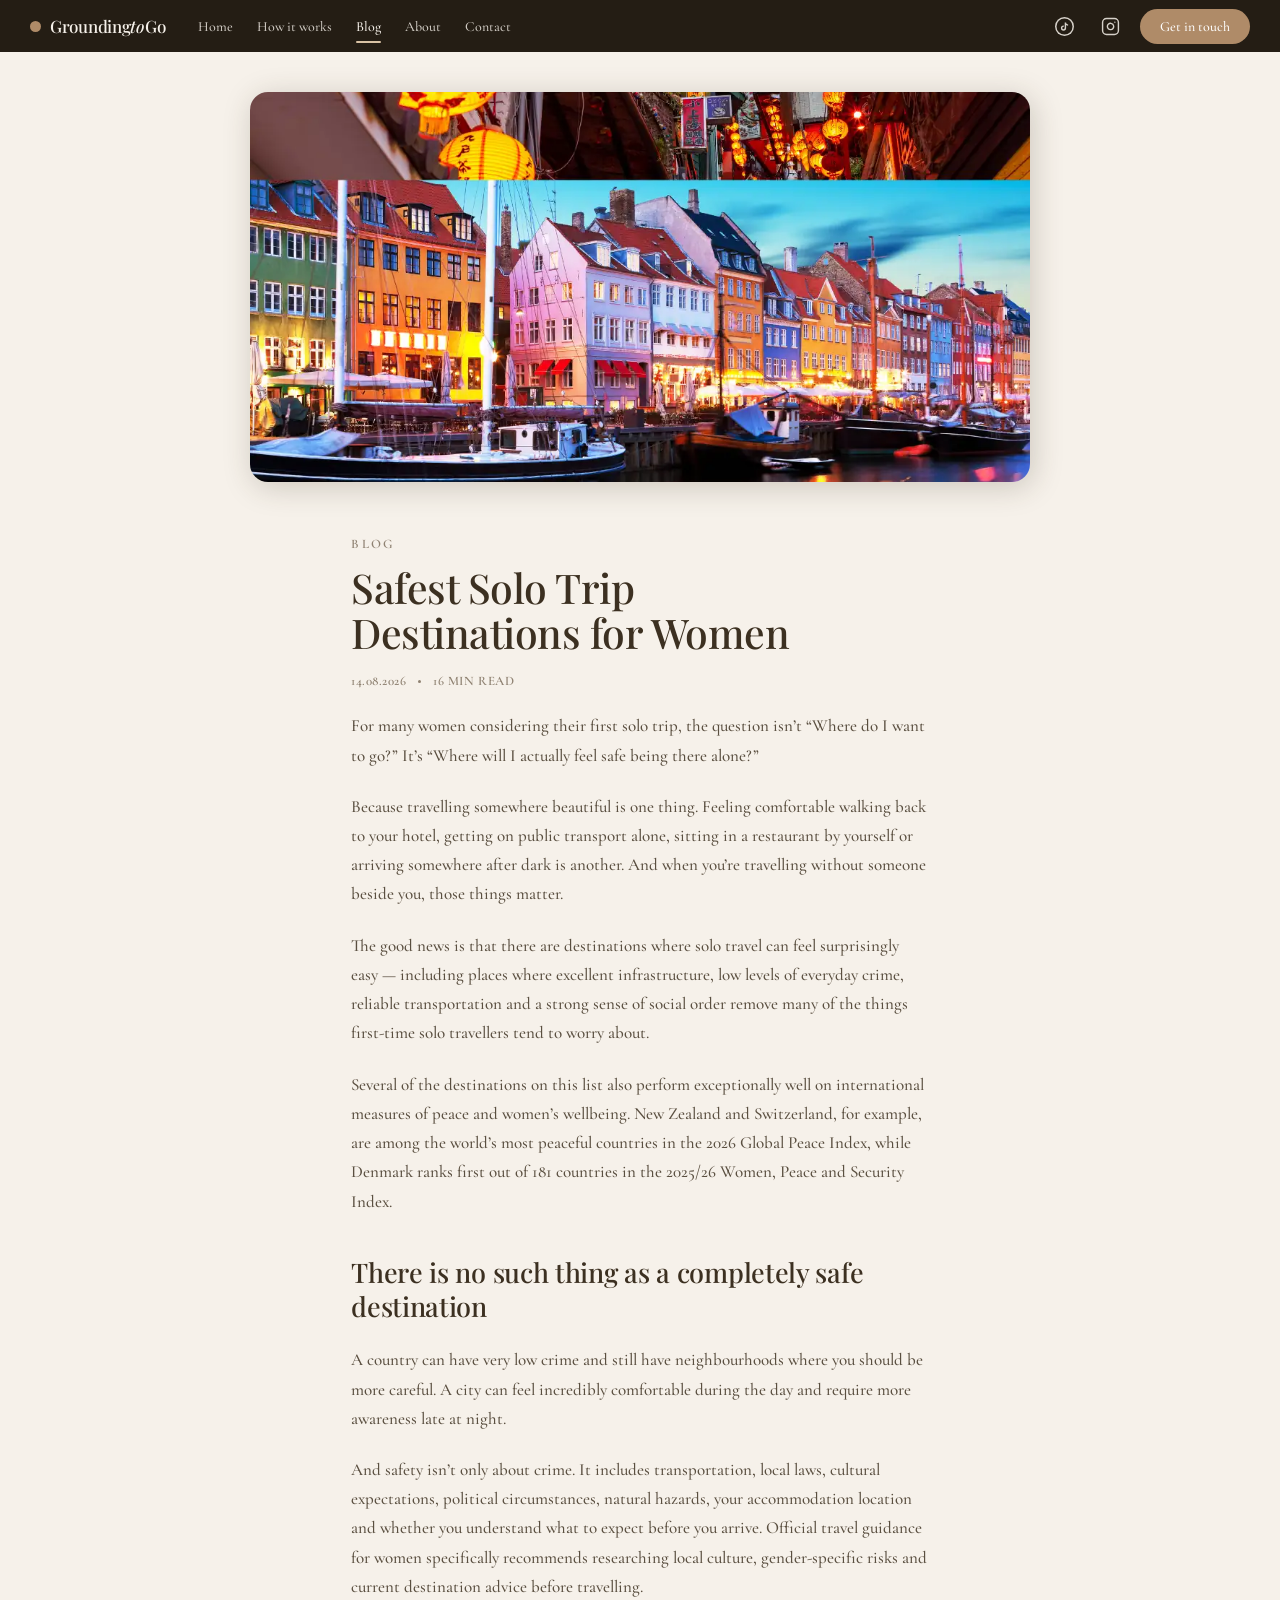
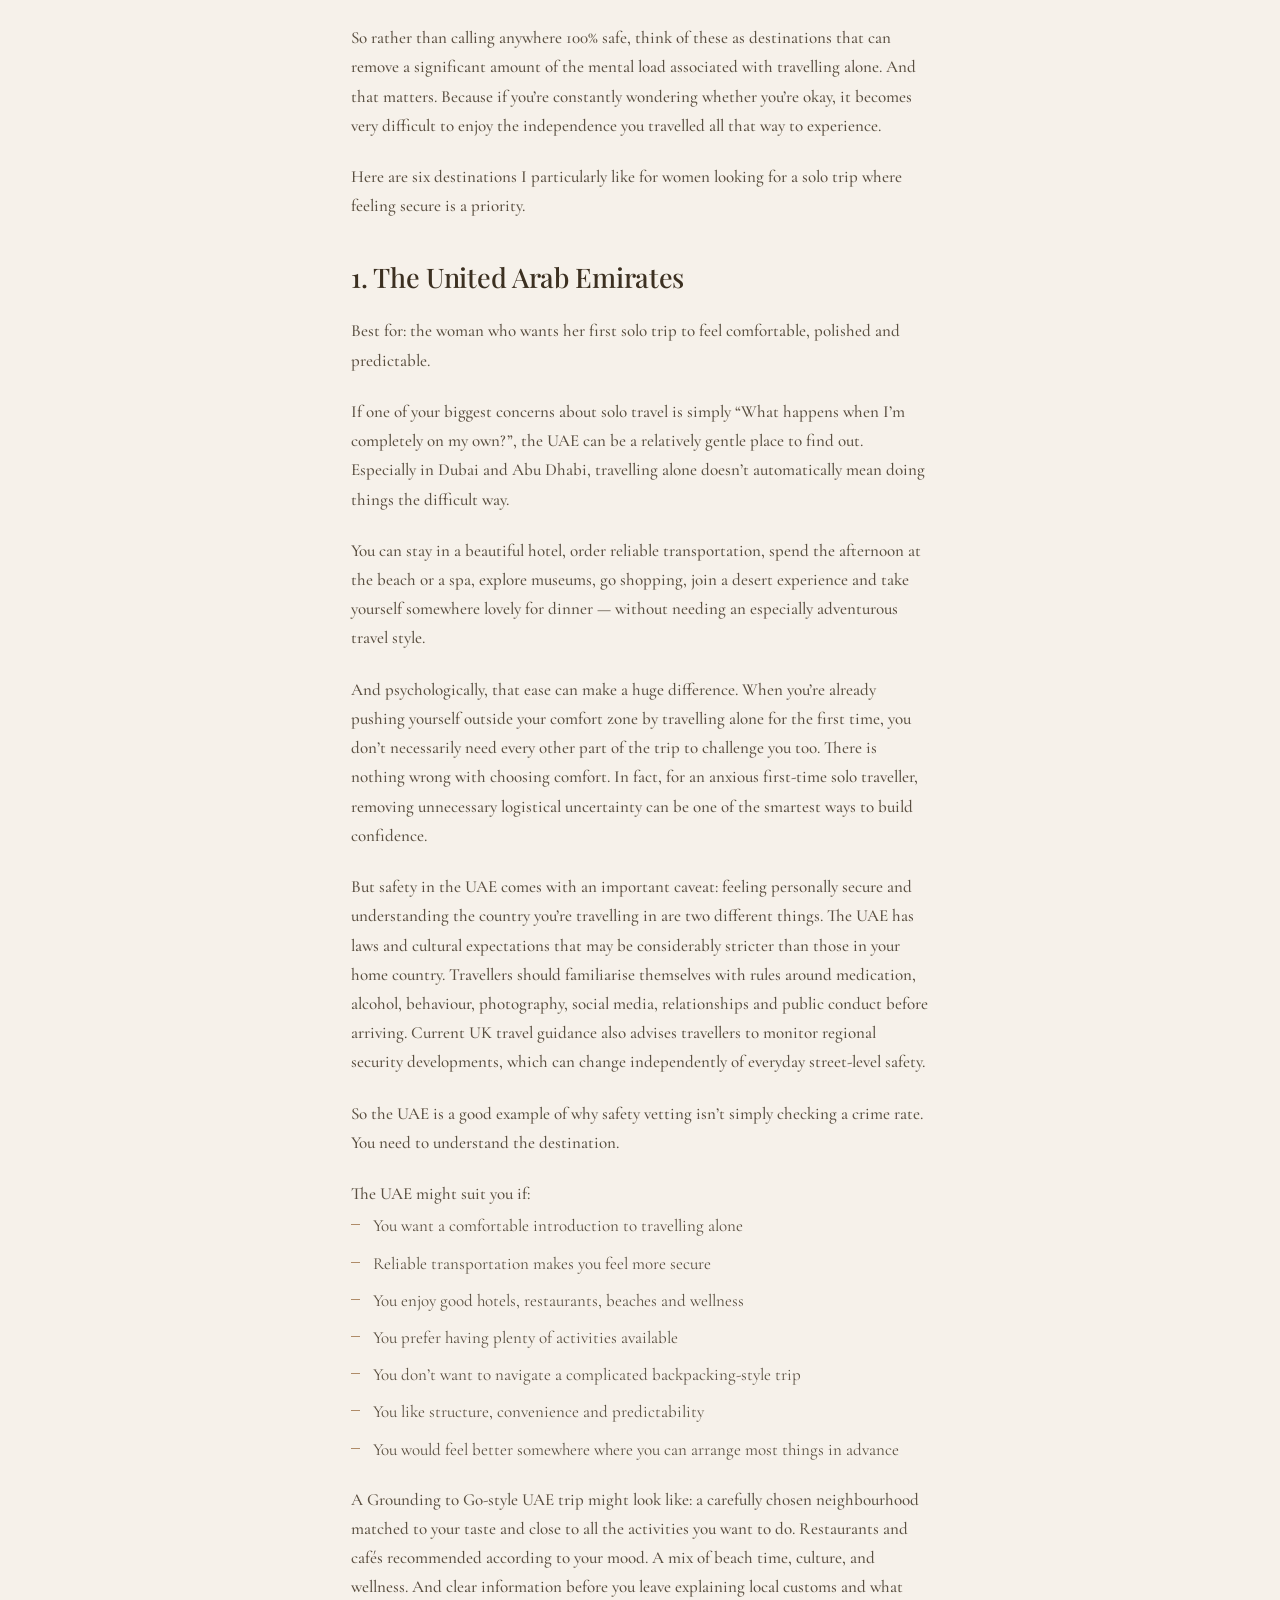
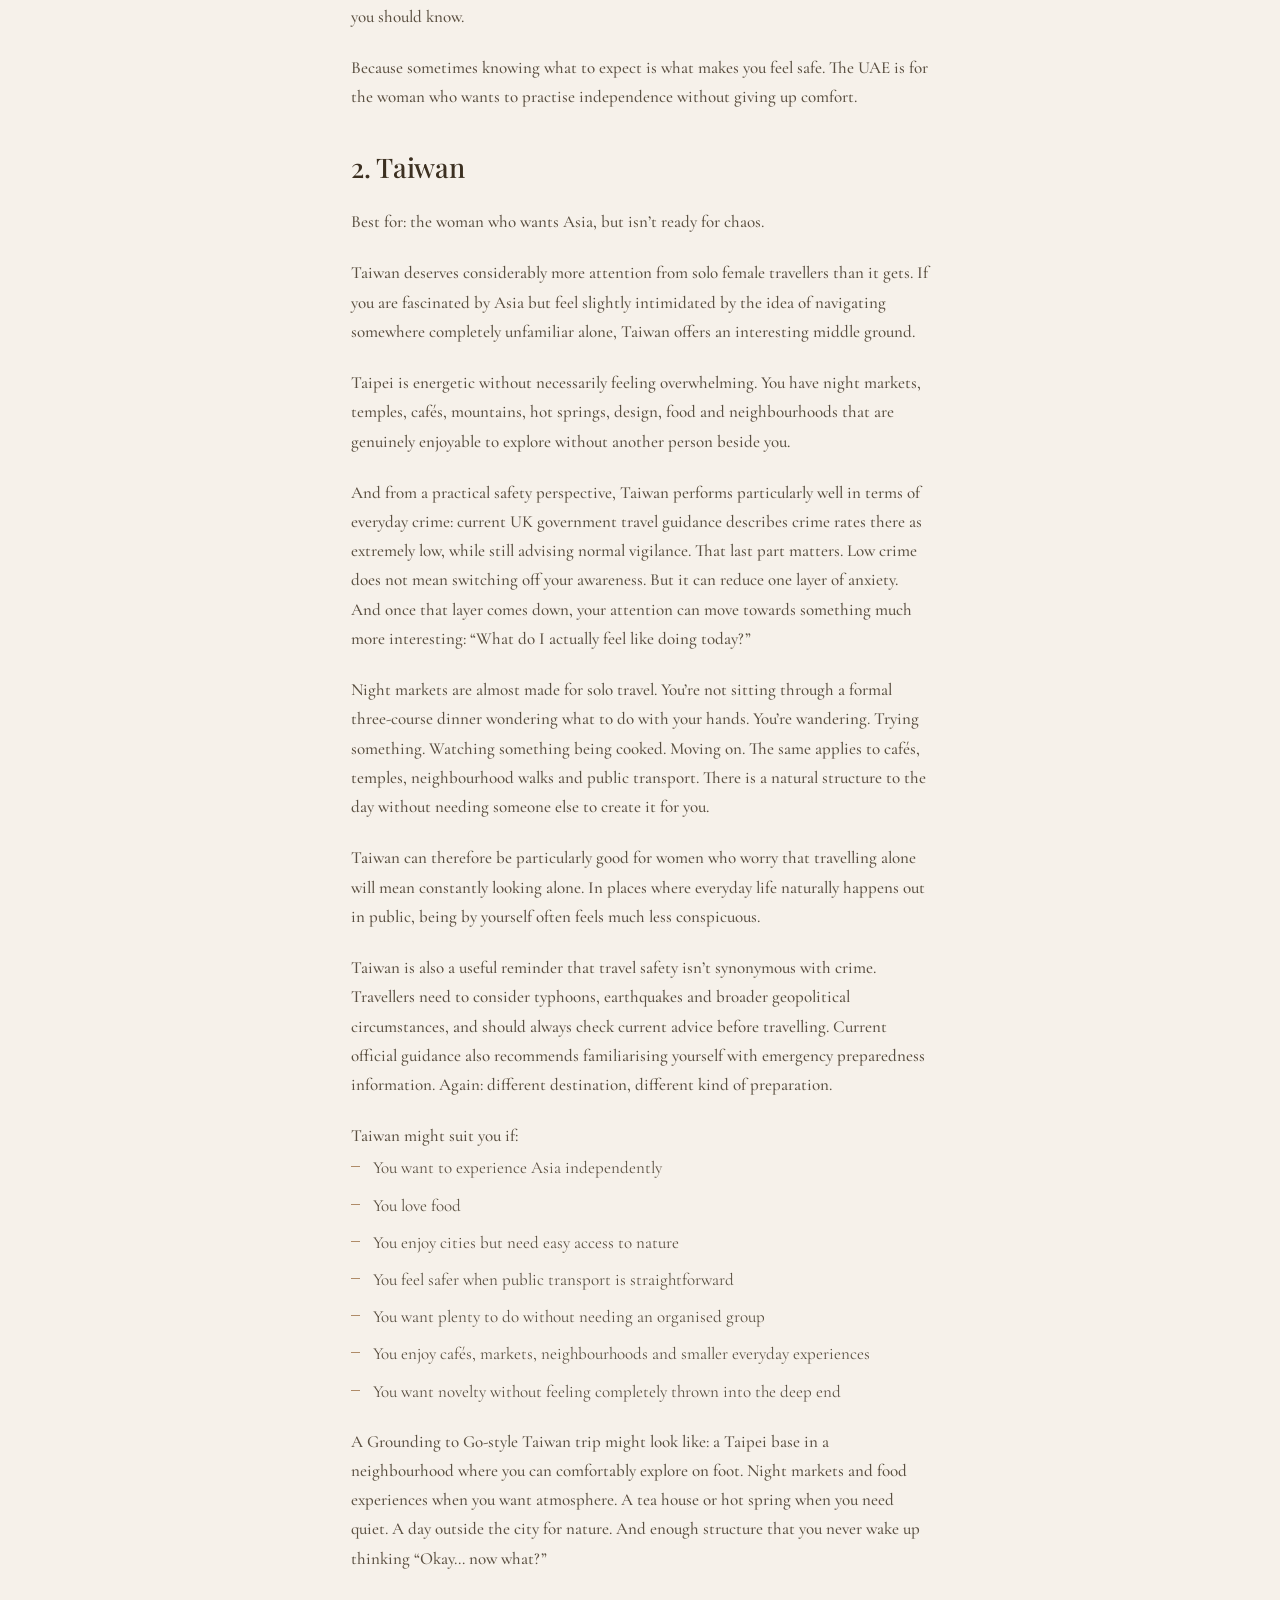
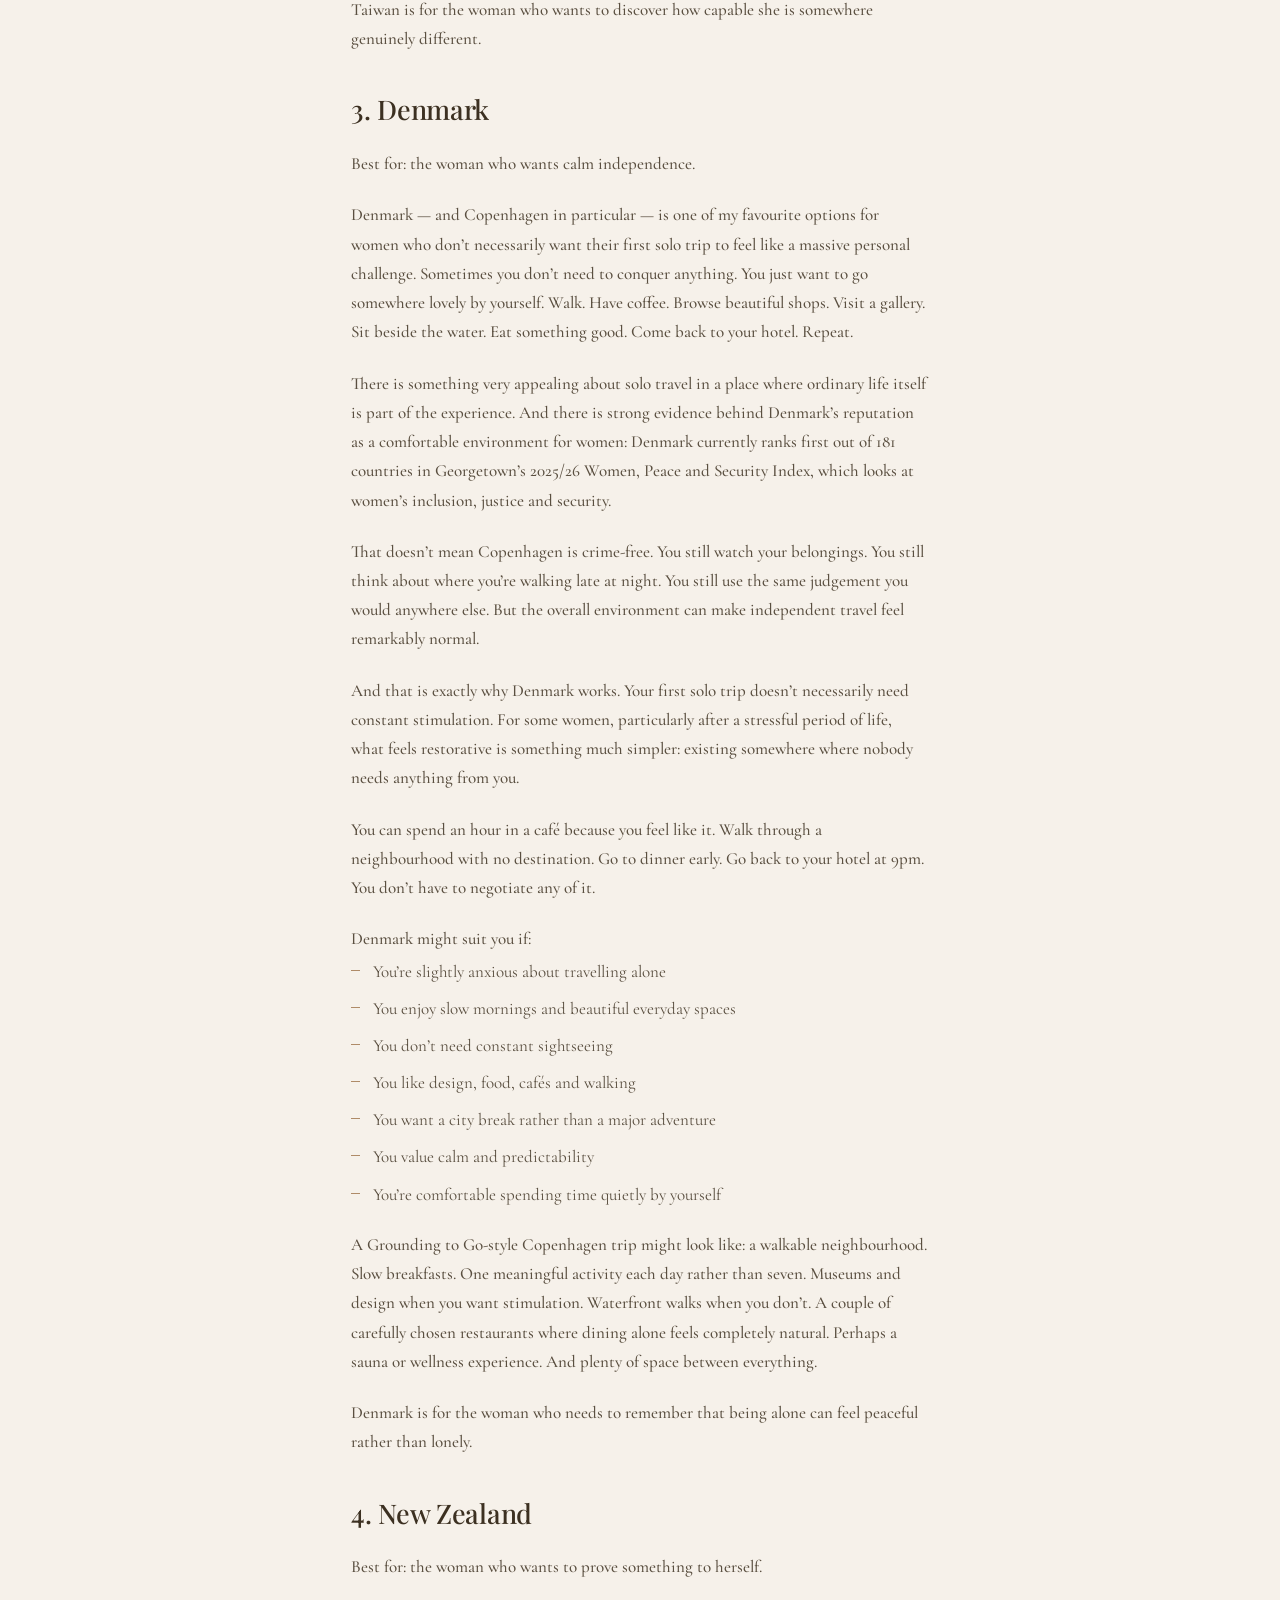
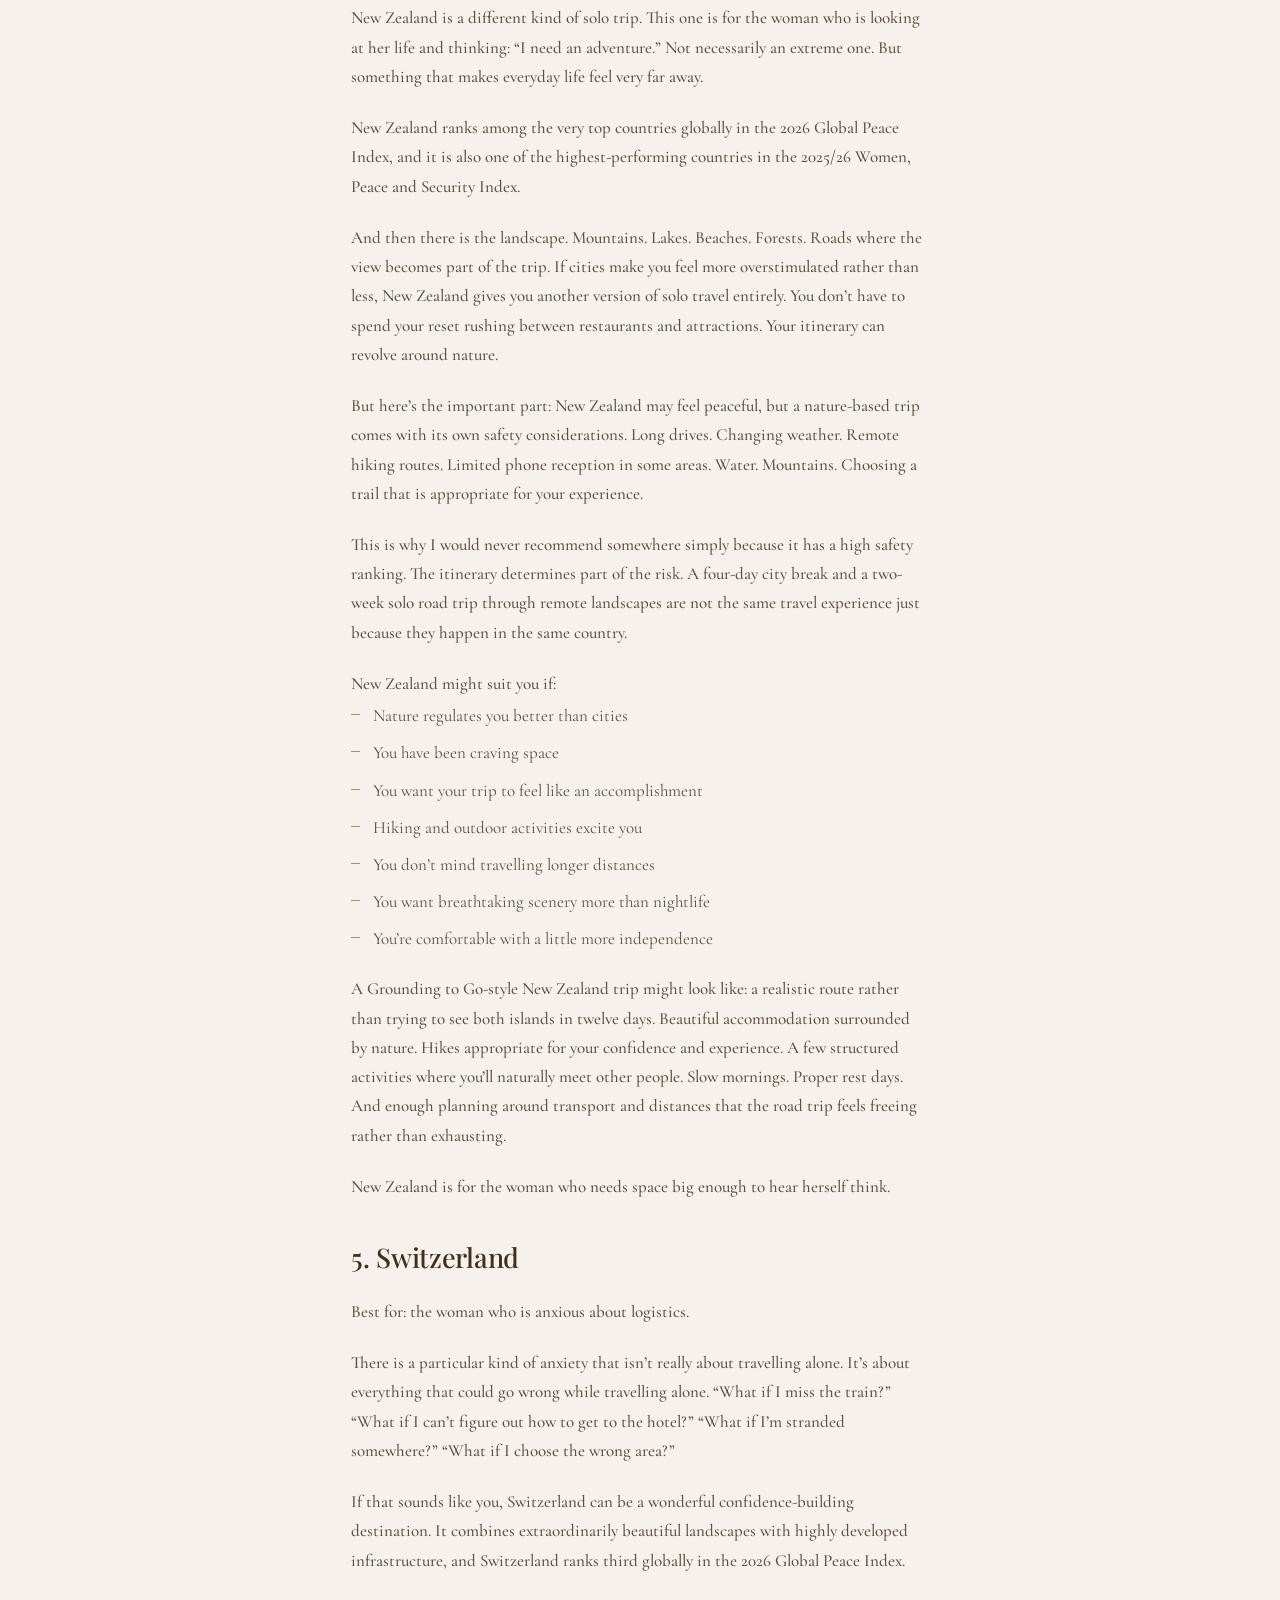
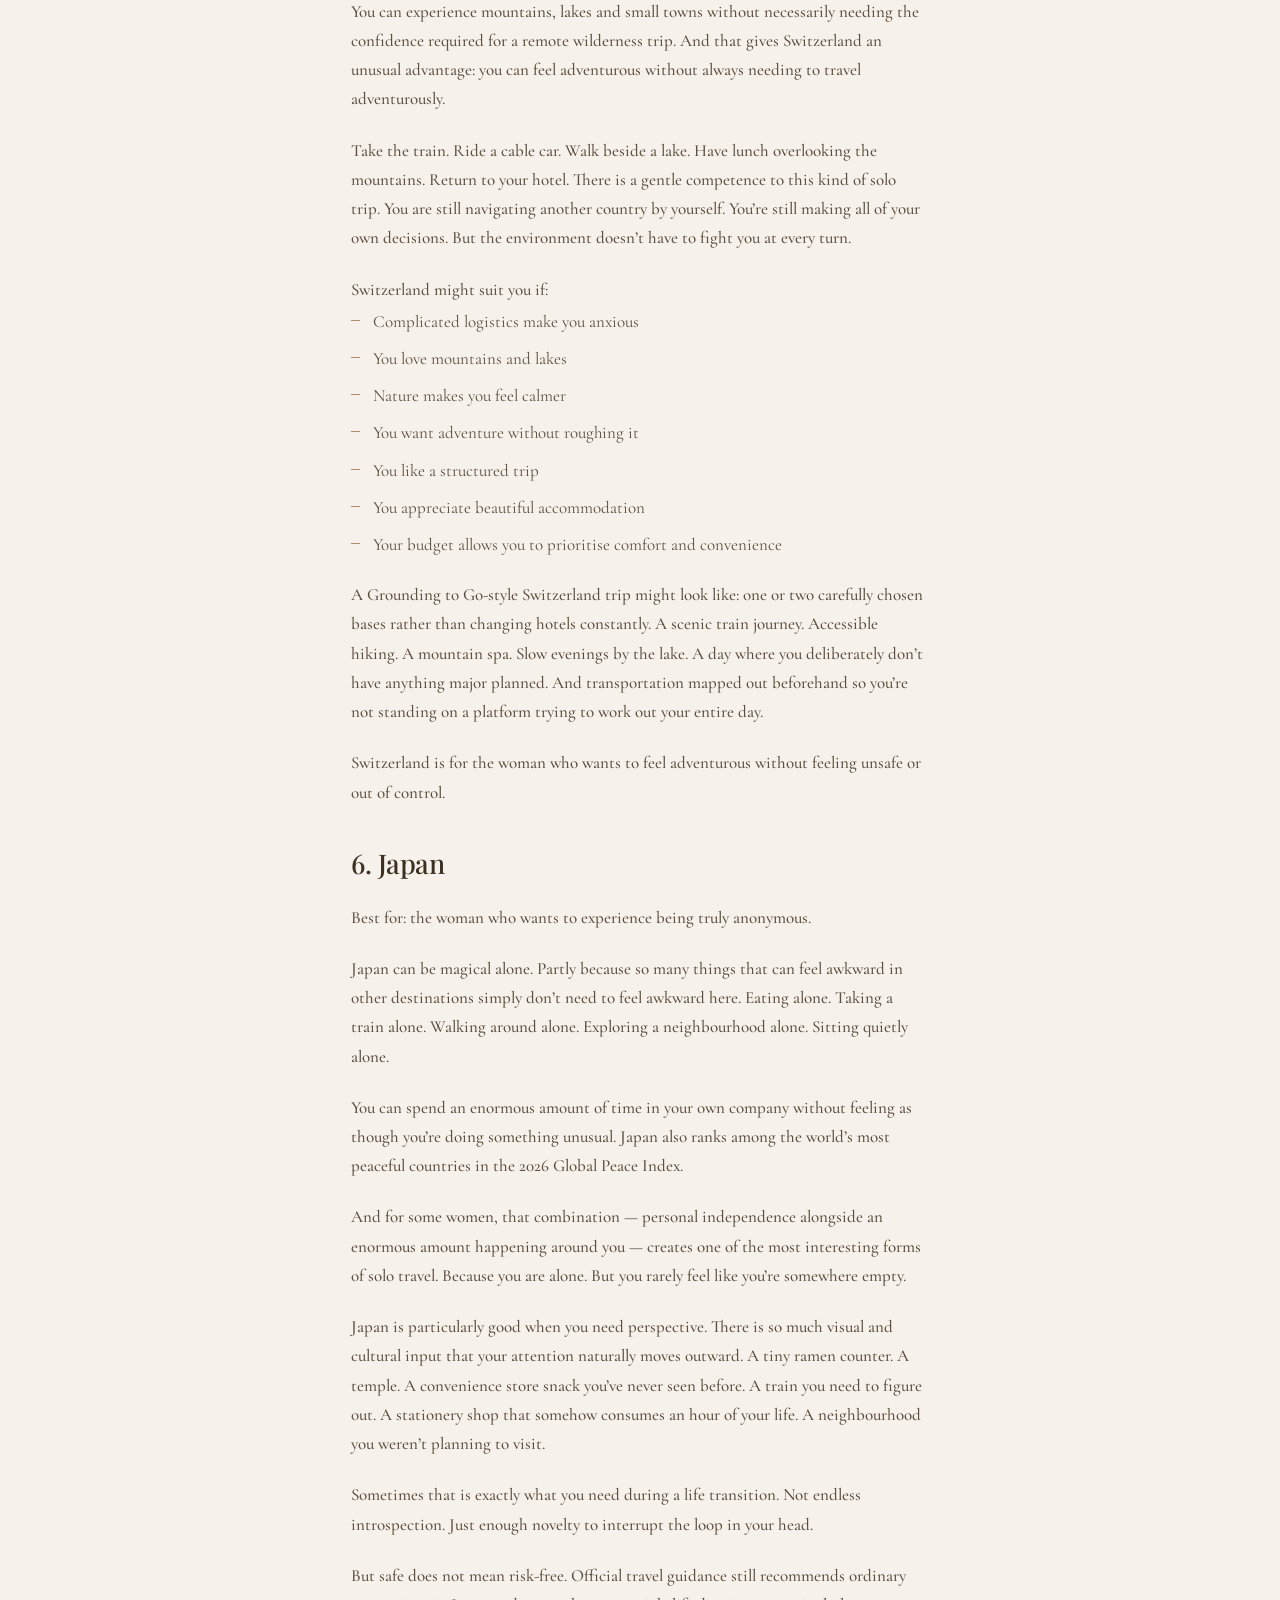
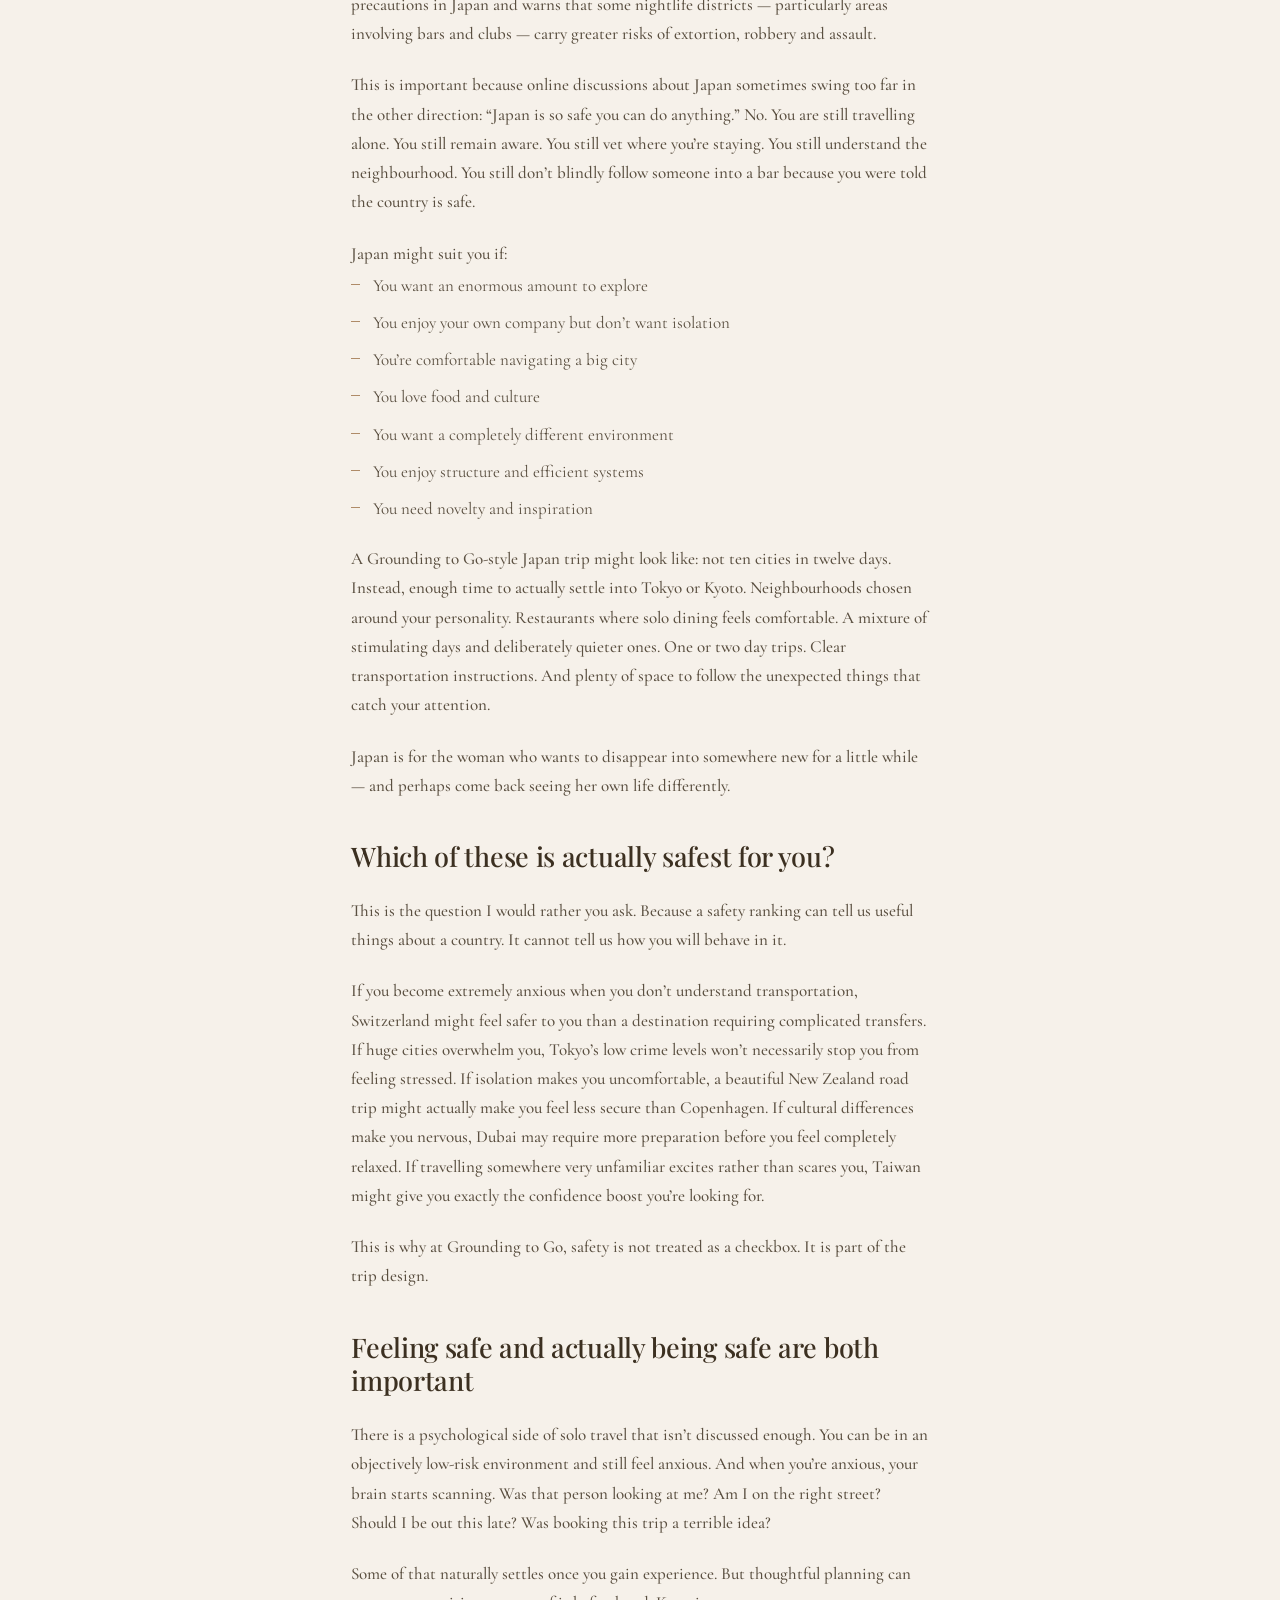
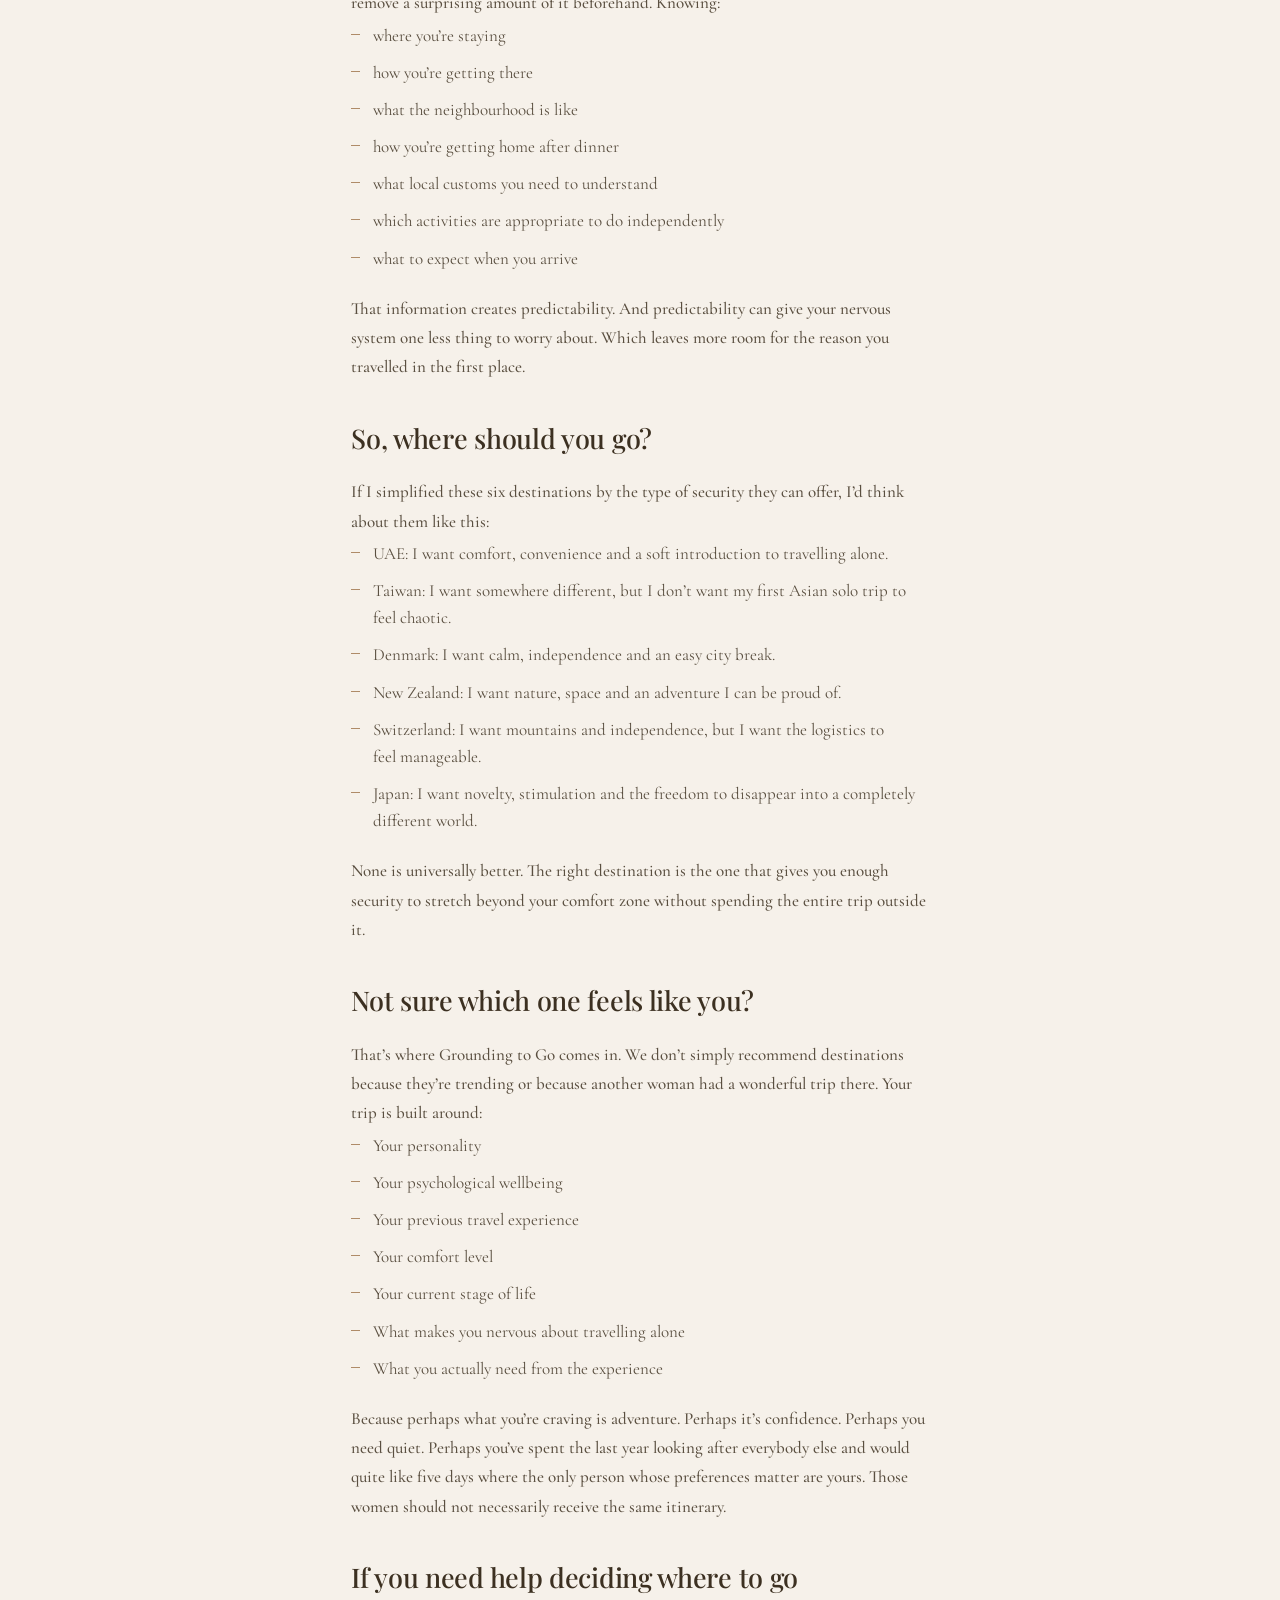
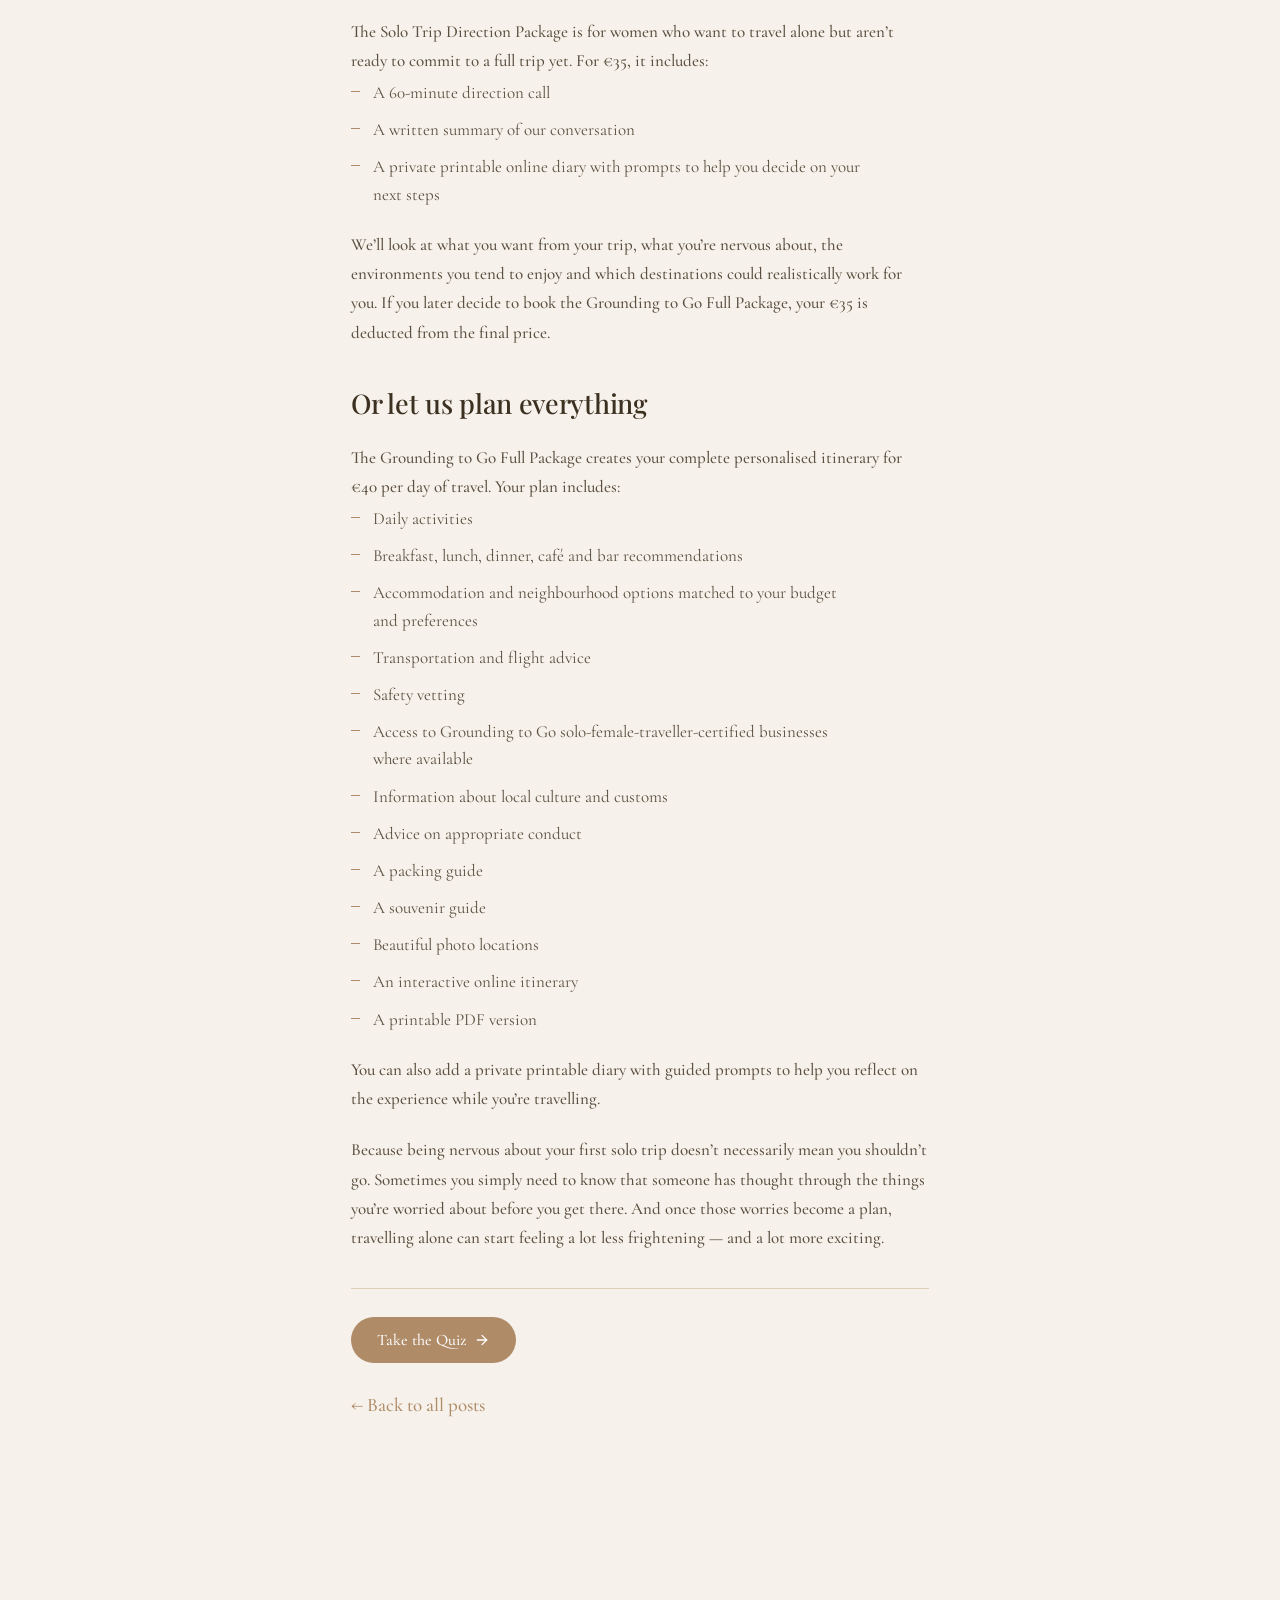
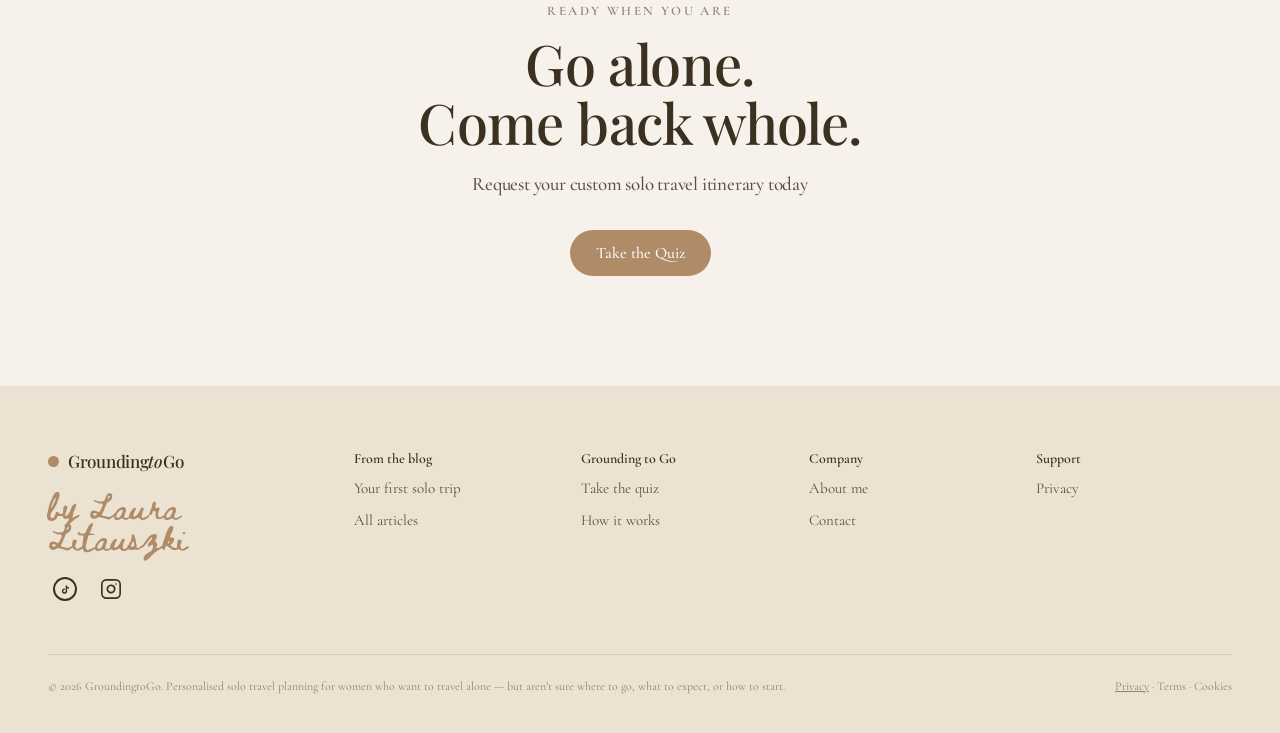
<file: blog/safest-solo-destinations/index.html>
<!DOCTYPE html>
<html lang="en">
<head>
<meta charset="utf-8">
<meta name="viewport" content="width=device-width, initial-scale=1">
<title>Safest Solo Trip Destinations for Women — GroundingtoGo</title>
<meta name="description" content="Six destinations where feeling secure is the priority — and why a safety ranking still can’t tell you which one is right for you.">
<meta name="keywords" content="safest solo travel destinations, safe solo travel for women, solo female travel safety">
<link rel="canonical" href="https://groundingtogo.com/blog/safest-solo-destinations/">
<link rel="icon" href="/assets/logo-mark.svg">
<meta property="og:type" content="article">
<meta property="og:title" content="Safest Solo Trip Destinations for Women">
<meta property="og:description" content="Six destinations where feeling secure is the priority — and why a safety ranking still can’t tell you which one is right for you.">
<meta property="og:url" content="https://groundingtogo.com/blog/safest-solo-destinations/">
<meta property="og:image" content="https://groundingtogo.com/assets/blog-safest-destinations.webp">
<meta property="og:site_name" content="GroundingtoGo">
<meta name="twitter:card" content="summary_large_image">
<meta name="twitter:title" content="Safest Solo Trip Destinations for Women">
<meta name="twitter:description" content="Six destinations where feeling secure is the priority — and why a safety ranking still can’t tell you which one is right for you.">
<meta name="twitter:image" content="https://groundingtogo.com/assets/blog-safest-destinations.webp">
<link rel="stylesheet" href="/css/colors_and_type.css">
<link rel="stylesheet" href="/css/kit.css">
<link rel="stylesheet" href="/css/app.css">
<script type="application/ld+json">
{
  "@context": "https://schema.org",
  "@type": "BlogPosting",
  "headline": "Safest Solo Trip Destinations for Women",
  "description": "Six destinations where feeling secure is the priority — and why a safety ranking still can’t tell you which one is right for you.",
  "image": "https://groundingtogo.com/assets/blog-safest-destinations.webp",
  "datePublished": "2026-08-14",
  "dateModified": "2026-08-14",
  "author": {
    "@type": "Person",
    "name": "Laura Litauszki",
    "url": "https://groundingtogo.com/index.html#about"
  },
  "publisher": {
    "@type": "Organization",
    "name": "GroundingtoGo",
    "logo": {
      "@type": "ImageObject",
      "url": "https://groundingtogo.com/assets/logo-mark.svg"
    }
  },
  "mainEntityOfPage": {
    "@type": "WebPage",
    "@id": "https://groundingtogo.com/blog/safest-solo-destinations/"
  },
  "url": "https://groundingtogo.com/blog/safest-solo-destinations/",
  "keywords": "safest solo travel destinations, safe solo travel for women, solo female travel safety"
}
</script>
<style>
  /* This page is plain static HTML (no React) so its mobile nav menu is
     toggled with a few lines of vanilla JS instead — this just gives the
     menu a hidden/shown state to toggle between. */
  .gtg-mobile-menu { display: none; }
  .gtg-mobile-menu.gtg-open { display: flex !important; }
</style>
</head>
<body>
<header class="gtg-nav-wrap">
    <nav class="gtg-globalnav">
      <a class="gtg-brand" href="/index.html">
        <span class="gtg-dot"></span>
        <span class="gtg-wordmark">Grounding<em>to</em>Go</span>
      </a>
      <div class="gtg-nav-links">
        <a href="/index.html">Home</a>
          <a href="/index.html#how">How it works</a>
          <a href="/blog.html" class="is-active">Blog</a>
          <a href="/index.html#about">About</a>
          <a href="/index.html#contact">Contact</a>
      </div>
      <div class="gtg-nav-right">
        <a class="gtg-iconbtn" href="https://www.tiktok.com/@groundingtogo" target="_blank" rel="noopener noreferrer" aria-label="TikTok">
          <span class="gtg-tiktok-badge"><svg width="11" height="11" viewBox="0 0 24 24" fill="currentColor" aria-hidden="true"><path d="M16.6 5.82A4.28 4.28 0 0 1 15.54 3h-3.09v12.4a2.59 2.59 0 0 1-2.59 2.5 2.59 2.59 0 0 1 0-5.18c.27 0 .53.04.77.12V9.69a5.7 5.7 0 0 0-.77-.05 5.68 5.68 0 1 0 5.68 5.68V8.83a7.34 7.34 0 0 0 4.29 1.38V7.12a4.28 4.28 0 0 1-3.29-1.3Z"></path></svg></span>
        </a>
        <a class="gtg-iconbtn" href="https://www.instagram.com/groundingtogo?igsh=dTk1enR3YXMzcjZj" target="_blank" rel="noopener noreferrer" aria-label="Instagram"><svg width="19" height="19" viewBox="0 0 24 24" fill="none" stroke="currentColor" stroke-width="1.8" stroke-linecap="round" stroke-linejoin="round"><rect width="20" height="20" x="2" y="2" rx="5" ry="5"/><path d="M16 11.37A4 4 0 1 1 12.63 8 4 4 0 0 1 16 11.37z"/><line x1="17.5" x2="17.51" y1="6.5" y2="6.5"/></svg></a>
        <a class="gtg-pill gtg-pill--nav" href="/index.html#contact">Get in touch</a>
        <button class="gtg-navtoggle" aria-label="Menu" onclick="document.getElementById('gtg-mm').classList.toggle('gtg-open')"><svg width="20" height="20" viewBox="0 0 24 24" fill="none" stroke="currentColor" stroke-width="1.8" stroke-linecap="round" stroke-linejoin="round"><path d="M4 6h16"/><path d="M4 12h16"/><path d="M4 18h16"/></svg></button>
      </div>
    </nav>
    <div class="gtg-mobile-menu" id="gtg-mm">
      <a href="/index.html">Home</a>
        <a href="/index.html#how">How it works</a>
        <a href="/blog.html" class="is-active">Blog</a>
        <a href="/index.html#about">About</a>
        <a href="/index.html#contact">Contact</a>
      <a class="gtg-pill" href="/index.html#contact">Get in touch</a>
    </div>
  </header>

<div style="padding-top: clamp(24px, 4vw, 40px)">
  <div class="gtg-reader-photo" style="max-width: 780px; margin: 0 auto; border-radius: var(--r-lg); overflow: hidden; box-shadow: var(--shadow-image);">
    <img class="gtg-reader-img" src="/assets/blog-safest-destinations.webp" alt="Safest Solo Trip Destinations for Women">
  </div>
  <article class="gtg-reader-body">
    <span class="gtg-eyebrow">Blog</span>
    <h1 class="gtg-reader-title">Safest Solo Trip Destinations for Women</h1>
    <div class="gtg-blog-meta gtg-reader-meta">14.08.2026<span class="gtg-blog-dotsep"></span>16 min read</div>
        <p class="gtg-reader-p">For many women considering their first solo trip, the question isn’t “Where do I want to go?” It’s “Where will I actually feel safe being there alone?”</p>
        <p class="gtg-reader-p">Because travelling somewhere beautiful is one thing. Feeling comfortable walking back to your hotel, getting on public transport alone, sitting in a restaurant by yourself or arriving somewhere after dark is another. And when you’re travelling without someone beside you, those things matter.</p>
        <p class="gtg-reader-p">The good news is that there are destinations where solo travel can feel surprisingly easy — including places where excellent infrastructure, low levels of everyday crime, reliable transportation and a strong sense of social order remove many of the things first-time solo travellers tend to worry about.</p>
        <p class="gtg-reader-p">Several of the destinations on this list also perform exceptionally well on international measures of peace and women’s wellbeing. New Zealand and Switzerland, for example, are among the world’s most peaceful countries in the 2026 Global Peace Index, while Denmark ranks first out of 181 countries in the 2025/26 Women, Peace and Security Index.</p>
        <h2 class="gtg-reader-h">There is no such thing as a completely safe destination</h2>
        <p class="gtg-reader-p">A country can have very low crime and still have neighbourhoods where you should be more careful. A city can feel incredibly comfortable during the day and require more awareness late at night.</p>
        <p class="gtg-reader-p">And safety isn’t only about crime. It includes transportation, local laws, cultural expectations, political circumstances, natural hazards, your accommodation location and whether you understand what to expect before you arrive. Official travel guidance for women specifically recommends researching local culture, gender-specific risks and current destination advice before travelling.</p>
        <p class="gtg-reader-p">So rather than calling anywhere 100% safe, think of these as destinations that can remove a significant amount of the mental load associated with travelling alone. And that matters. Because if you’re constantly wondering whether you’re okay, it becomes very difficult to enjoy the independence you travelled all that way to experience.</p>
        <p class="gtg-reader-p">Here are six destinations I particularly like for women looking for a solo trip where feeling secure is a priority.</p>
        <h2 class="gtg-reader-h">1. The United Arab Emirates</h2>
        <p class="gtg-reader-p">Best for: the woman who wants her first solo trip to feel comfortable, polished and predictable.</p>
        <p class="gtg-reader-p">If one of your biggest concerns about solo travel is simply “What happens when I’m completely on my own?”, the UAE can be a relatively gentle place to find out. Especially in Dubai and Abu Dhabi, travelling alone doesn’t automatically mean doing things the difficult way.</p>
        <p class="gtg-reader-p">You can stay in a beautiful hotel, order reliable transportation, spend the afternoon at the beach or a spa, explore museums, go shopping, join a desert experience and take yourself somewhere lovely for dinner — without needing an especially adventurous travel style.</p>
        <p class="gtg-reader-p">And psychologically, that ease can make a huge difference. When you’re already pushing yourself outside your comfort zone by travelling alone for the first time, you don’t necessarily need every other part of the trip to challenge you too. There is nothing wrong with choosing comfort. In fact, for an anxious first-time solo traveller, removing unnecessary logistical uncertainty can be one of the smartest ways to build confidence.</p>
        <p class="gtg-reader-p">But safety in the UAE comes with an important caveat: feeling personally secure and understanding the country you’re travelling in are two different things. The UAE has laws and cultural expectations that may be considerably stricter than those in your home country. Travellers should familiarise themselves with rules around medication, alcohol, behaviour, photography, social media, relationships and public conduct before arriving. Current UK travel guidance also advises travellers to monitor regional security developments, which can change independently of everyday street-level safety.</p>
        <p class="gtg-reader-p">So the UAE is a good example of why safety vetting isn’t simply checking a crime rate. You need to understand the destination.</p>
        <p class="gtg-reader-p">The UAE might suit you if:</p>
        <ul class="gtg-reader-ul">
          <li>You want a comfortable introduction to travelling alone</li>
          <li>Reliable transportation makes you feel more secure</li>
          <li>You enjoy good hotels, restaurants, beaches and wellness</li>
          <li>You prefer having plenty of activities available</li>
          <li>You don’t want to navigate a complicated backpacking-style trip</li>
          <li>You like structure, convenience and predictability</li>
          <li>You would feel better somewhere where you can arrange most things in advance</li>
        </ul>
        <p class="gtg-reader-p">A Grounding to Go-style UAE trip might look like: a carefully chosen neighbourhood matched to your taste and close to all the activities you want to do. Restaurants and cafés recommended according to your mood. A mix of beach time, culture, and wellness. And clear information before you leave explaining local customs and what you should know.</p>
        <p class="gtg-reader-p">Because sometimes knowing what to expect is what makes you feel safe. The UAE is for the woman who wants to practise independence without giving up comfort.</p>
        <h2 class="gtg-reader-h">2. Taiwan</h2>
        <p class="gtg-reader-p">Best for: the woman who wants Asia, but isn’t ready for chaos.</p>
        <p class="gtg-reader-p">Taiwan deserves considerably more attention from solo female travellers than it gets. If you are fascinated by Asia but feel slightly intimidated by the idea of navigating somewhere completely unfamiliar alone, Taiwan offers an interesting middle ground.</p>
        <p class="gtg-reader-p">Taipei is energetic without necessarily feeling overwhelming. You have night markets, temples, cafés, mountains, hot springs, design, food and neighbourhoods that are genuinely enjoyable to explore without another person beside you.</p>
        <p class="gtg-reader-p">And from a practical safety perspective, Taiwan performs particularly well in terms of everyday crime: current UK government travel guidance describes crime rates there as extremely low, while still advising normal vigilance. That last part matters. Low crime does not mean switching off your awareness. But it can reduce one layer of anxiety. And once that layer comes down, your attention can move towards something much more interesting: “What do I actually feel like doing today?”</p>
        <p class="gtg-reader-p">Night markets are almost made for solo travel. You’re not sitting through a formal three-course dinner wondering what to do with your hands. You’re wandering. Trying something. Watching something being cooked. Moving on. The same applies to cafés, temples, neighbourhood walks and public transport. There is a natural structure to the day without needing someone else to create it for you.</p>
        <p class="gtg-reader-p">Taiwan can therefore be particularly good for women who worry that travelling alone will mean constantly looking alone. In places where everyday life naturally happens out in public, being by yourself often feels much less conspicuous.</p>
        <p class="gtg-reader-p">Taiwan is also a useful reminder that travel safety isn’t synonymous with crime. Travellers need to consider typhoons, earthquakes and broader geopolitical circumstances, and should always check current advice before travelling. Current official guidance also recommends familiarising yourself with emergency preparedness information. Again: different destination, different kind of preparation.</p>
        <p class="gtg-reader-p">Taiwan might suit you if:</p>
        <ul class="gtg-reader-ul">
          <li>You want to experience Asia independently</li>
          <li>You love food</li>
          <li>You enjoy cities but need easy access to nature</li>
          <li>You feel safer when public transport is straightforward</li>
          <li>You want plenty to do without needing an organised group</li>
          <li>You enjoy cafés, markets, neighbourhoods and smaller everyday experiences</li>
          <li>You want novelty without feeling completely thrown into the deep end</li>
        </ul>
        <p class="gtg-reader-p">A Grounding to Go-style Taiwan trip might look like: a Taipei base in a neighbourhood where you can comfortably explore on foot. Night markets and food experiences when you want atmosphere. A tea house or hot spring when you need quiet. A day outside the city for nature. And enough structure that you never wake up thinking “Okay… now what?”</p>
        <p class="gtg-reader-p">Taiwan is for the woman who wants to discover how capable she is somewhere genuinely different.</p>
        <h2 class="gtg-reader-h">3. Denmark</h2>
        <p class="gtg-reader-p">Best for: the woman who wants calm independence.</p>
        <p class="gtg-reader-p">Denmark — and Copenhagen in particular — is one of my favourite options for women who don’t necessarily want their first solo trip to feel like a massive personal challenge. Sometimes you don’t need to conquer anything. You just want to go somewhere lovely by yourself. Walk. Have coffee. Browse beautiful shops. Visit a gallery. Sit beside the water. Eat something good. Come back to your hotel. Repeat.</p>
        <p class="gtg-reader-p">There is something very appealing about solo travel in a place where ordinary life itself is part of the experience. And there is strong evidence behind Denmark’s reputation as a comfortable environment for women: Denmark currently ranks first out of 181 countries in Georgetown’s 2025/26 Women, Peace and Security Index, which looks at women’s inclusion, justice and security.</p>
        <p class="gtg-reader-p">That doesn’t mean Copenhagen is crime-free. You still watch your belongings. You still think about where you’re walking late at night. You still use the same judgement you would anywhere else. But the overall environment can make independent travel feel remarkably normal.</p>
        <p class="gtg-reader-p">And that is exactly why Denmark works. Your first solo trip doesn’t necessarily need constant stimulation. For some women, particularly after a stressful period of life, what feels restorative is something much simpler: existing somewhere where nobody needs anything from you.</p>
        <p class="gtg-reader-p">You can spend an hour in a café because you feel like it. Walk through a neighbourhood with no destination. Go to dinner early. Go back to your hotel at 9pm. You don’t have to negotiate any of it.</p>
        <p class="gtg-reader-p">Denmark might suit you if:</p>
        <ul class="gtg-reader-ul">
          <li>You’re slightly anxious about travelling alone</li>
          <li>You enjoy slow mornings and beautiful everyday spaces</li>
          <li>You don’t need constant sightseeing</li>
          <li>You like design, food, cafés and walking</li>
          <li>You want a city break rather than a major adventure</li>
          <li>You value calm and predictability</li>
          <li>You’re comfortable spending time quietly by yourself</li>
        </ul>
        <p class="gtg-reader-p">A Grounding to Go-style Copenhagen trip might look like: a walkable neighbourhood. Slow breakfasts. One meaningful activity each day rather than seven. Museums and design when you want stimulation. Waterfront walks when you don’t. A couple of carefully chosen restaurants where dining alone feels completely natural. Perhaps a sauna or wellness experience. And plenty of space between everything.</p>
        <p class="gtg-reader-p">Denmark is for the woman who needs to remember that being alone can feel peaceful rather than lonely.</p>
        <h2 class="gtg-reader-h">4. New Zealand</h2>
        <p class="gtg-reader-p">Best for: the woman who wants to prove something to herself.</p>
        <p class="gtg-reader-p">New Zealand is a different kind of solo trip. This one is for the woman who is looking at her life and thinking: “I need an adventure.” Not necessarily an extreme one. But something that makes everyday life feel very far away.</p>
        <p class="gtg-reader-p">New Zealand ranks among the very top countries globally in the 2026 Global Peace Index, and it is also one of the highest-performing countries in the 2025/26 Women, Peace and Security Index.</p>
        <p class="gtg-reader-p">And then there is the landscape. Mountains. Lakes. Beaches. Forests. Roads where the view becomes part of the trip. If cities make you feel more overstimulated rather than less, New Zealand gives you another version of solo travel entirely. You don’t have to spend your reset rushing between restaurants and attractions. Your itinerary can revolve around nature.</p>
        <p class="gtg-reader-p">But here’s the important part: New Zealand may feel peaceful, but a nature-based trip comes with its own safety considerations. Long drives. Changing weather. Remote hiking routes. Limited phone reception in some areas. Water. Mountains. Choosing a trail that is appropriate for your experience.</p>
        <p class="gtg-reader-p">This is why I would never recommend somewhere simply because it has a high safety ranking. The itinerary determines part of the risk. A four-day city break and a two-week solo road trip through remote landscapes are not the same travel experience just because they happen in the same country.</p>
        <p class="gtg-reader-p">New Zealand might suit you if:</p>
        <ul class="gtg-reader-ul">
          <li>Nature regulates you better than cities</li>
          <li>You have been craving space</li>
          <li>You want your trip to feel like an accomplishment</li>
          <li>Hiking and outdoor activities excite you</li>
          <li>You don’t mind travelling longer distances</li>
          <li>You want breathtaking scenery more than nightlife</li>
          <li>You’re comfortable with a little more independence</li>
        </ul>
        <p class="gtg-reader-p">A Grounding to Go-style New Zealand trip might look like: a realistic route rather than trying to see both islands in twelve days. Beautiful accommodation surrounded by nature. Hikes appropriate for your confidence and experience. A few structured activities where you’ll naturally meet other people. Slow mornings. Proper rest days. And enough planning around transport and distances that the road trip feels freeing rather than exhausting.</p>
        <p class="gtg-reader-p">New Zealand is for the woman who needs space big enough to hear herself think.</p>
        <h2 class="gtg-reader-h">5. Switzerland</h2>
        <p class="gtg-reader-p">Best for: the woman who is anxious about logistics.</p>
        <p class="gtg-reader-p">There is a particular kind of anxiety that isn’t really about travelling alone. It’s about everything that could go wrong while travelling alone. “What if I miss the train?” “What if I can’t figure out how to get to the hotel?” “What if I’m stranded somewhere?” “What if I choose the wrong area?”</p>
        <p class="gtg-reader-p">If that sounds like you, Switzerland can be a wonderful confidence-building destination. It combines extraordinarily beautiful landscapes with highly developed infrastructure, and Switzerland ranks third globally in the 2026 Global Peace Index.</p>
        <p class="gtg-reader-p">You can experience mountains, lakes and small towns without necessarily needing the confidence required for a remote wilderness trip. And that gives Switzerland an unusual advantage: you can feel adventurous without always needing to travel adventurously.</p>
        <p class="gtg-reader-p">Take the train. Ride a cable car. Walk beside a lake. Have lunch overlooking the mountains. Return to your hotel. There is a gentle competence to this kind of solo trip. You are still navigating another country by yourself. You’re still making all of your own decisions. But the environment doesn’t have to fight you at every turn.</p>
        <p class="gtg-reader-p">Switzerland might suit you if:</p>
        <ul class="gtg-reader-ul">
          <li>Complicated logistics make you anxious</li>
          <li>You love mountains and lakes</li>
          <li>Nature makes you feel calmer</li>
          <li>You want adventure without roughing it</li>
          <li>You like a structured trip</li>
          <li>You appreciate beautiful accommodation</li>
          <li>Your budget allows you to prioritise comfort and convenience</li>
        </ul>
        <p class="gtg-reader-p">A Grounding to Go-style Switzerland trip might look like: one or two carefully chosen bases rather than changing hotels constantly. A scenic train journey. Accessible hiking. A mountain spa. Slow evenings by the lake. A day where you deliberately don’t have anything major planned. And transportation mapped out beforehand so you’re not standing on a platform trying to work out your entire day.</p>
        <p class="gtg-reader-p">Switzerland is for the woman who wants to feel adventurous without feeling unsafe or out of control.</p>
        <h2 class="gtg-reader-h">6. Japan</h2>
        <p class="gtg-reader-p">Best for: the woman who wants to experience being truly anonymous.</p>
        <p class="gtg-reader-p">Japan can be magical alone. Partly because so many things that can feel awkward in other destinations simply don’t need to feel awkward here. Eating alone. Taking a train alone. Walking around alone. Exploring a neighbourhood alone. Sitting quietly alone.</p>
        <p class="gtg-reader-p">You can spend an enormous amount of time in your own company without feeling as though you’re doing something unusual. Japan also ranks among the world’s most peaceful countries in the 2026 Global Peace Index.</p>
        <p class="gtg-reader-p">And for some women, that combination — personal independence alongside an enormous amount happening around you — creates one of the most interesting forms of solo travel. Because you are alone. But you rarely feel like you’re somewhere empty.</p>
        <p class="gtg-reader-p">Japan is particularly good when you need perspective. There is so much visual and cultural input that your attention naturally moves outward. A tiny ramen counter. A temple. A convenience store snack you’ve never seen before. A train you need to figure out. A stationery shop that somehow consumes an hour of your life. A neighbourhood you weren’t planning to visit.</p>
        <p class="gtg-reader-p">Sometimes that is exactly what you need during a life transition. Not endless introspection. Just enough novelty to interrupt the loop in your head.</p>
        <p class="gtg-reader-p">But safe does not mean risk-free. Official travel guidance still recommends ordinary precautions in Japan and warns that some nightlife districts — particularly areas involving bars and clubs — carry greater risks of extortion, robbery and assault.</p>
        <p class="gtg-reader-p">This is important because online discussions about Japan sometimes swing too far in the other direction: “Japan is so safe you can do anything.” No. You are still travelling alone. You still remain aware. You still vet where you’re staying. You still understand the neighbourhood. You still don’t blindly follow someone into a bar because you were told the country is safe.</p>
        <p class="gtg-reader-p">Japan might suit you if:</p>
        <ul class="gtg-reader-ul">
          <li>You want an enormous amount to explore</li>
          <li>You enjoy your own company but don’t want isolation</li>
          <li>You’re comfortable navigating a big city</li>
          <li>You love food and culture</li>
          <li>You want a completely different environment</li>
          <li>You enjoy structure and efficient systems</li>
          <li>You need novelty and inspiration</li>
        </ul>
        <p class="gtg-reader-p">A Grounding to Go-style Japan trip might look like: not ten cities in twelve days. Instead, enough time to actually settle into Tokyo or Kyoto. Neighbourhoods chosen around your personality. Restaurants where solo dining feels comfortable. A mixture of stimulating days and deliberately quieter ones. One or two day trips. Clear transportation instructions. And plenty of space to follow the unexpected things that catch your attention.</p>
        <p class="gtg-reader-p">Japan is for the woman who wants to disappear into somewhere new for a little while — and perhaps come back seeing her own life differently.</p>
        <h2 class="gtg-reader-h">Which of these is actually safest for you?</h2>
        <p class="gtg-reader-p">This is the question I would rather you ask. Because a safety ranking can tell us useful things about a country. It cannot tell us how you will behave in it.</p>
        <p class="gtg-reader-p">If you become extremely anxious when you don’t understand transportation, Switzerland might feel safer to you than a destination requiring complicated transfers. If huge cities overwhelm you, Tokyo’s low crime levels won’t necessarily stop you from feeling stressed. If isolation makes you uncomfortable, a beautiful New Zealand road trip might actually make you feel less secure than Copenhagen. If cultural differences make you nervous, Dubai may require more preparation before you feel completely relaxed. If travelling somewhere very unfamiliar excites rather than scares you, Taiwan might give you exactly the confidence boost you’re looking for.</p>
        <p class="gtg-reader-p">This is why at Grounding to Go, safety is not treated as a checkbox. It is part of the trip design.</p>
        <h2 class="gtg-reader-h">Feeling safe and actually being safe are both important</h2>
        <p class="gtg-reader-p">There is a psychological side of solo travel that isn’t discussed enough. You can be in an objectively low-risk environment and still feel anxious. And when you’re anxious, your brain starts scanning. Was that person looking at me? Am I on the right street? Should I be out this late? Was booking this trip a terrible idea?</p>
        <p class="gtg-reader-p">Some of that naturally settles once you gain experience. But thoughtful planning can remove a surprising amount of it beforehand. Knowing:</p>
        <ul class="gtg-reader-ul">
          <li>where you’re staying</li>
          <li>how you’re getting there</li>
          <li>what the neighbourhood is like</li>
          <li>how you’re getting home after dinner</li>
          <li>what local customs you need to understand</li>
          <li>which activities are appropriate to do independently</li>
          <li>what to expect when you arrive</li>
        </ul>
        <p class="gtg-reader-p">That information creates predictability. And predictability can give your nervous system one less thing to worry about. Which leaves more room for the reason you travelled in the first place.</p>
        <h2 class="gtg-reader-h">So, where should you go?</h2>
        <p class="gtg-reader-p">If I simplified these six destinations by the type of security they can offer, I’d think about them like this:</p>
        <ul class="gtg-reader-ul">
          <li>UAE: I want comfort, convenience and a soft introduction to travelling alone.</li>
          <li>Taiwan: I want somewhere different, but I don’t want my first Asian solo trip to feel chaotic.</li>
          <li>Denmark: I want calm, independence and an easy city break.</li>
          <li>New Zealand: I want nature, space and an adventure I can be proud of.</li>
          <li>Switzerland: I want mountains and independence, but I want the logistics to feel manageable.</li>
          <li>Japan: I want novelty, stimulation and the freedom to disappear into a completely different world.</li>
        </ul>
        <p class="gtg-reader-p">None is universally better. The right destination is the one that gives you enough security to stretch beyond your comfort zone without spending the entire trip outside it.</p>
        <h2 class="gtg-reader-h">Not sure which one feels like you?</h2>
        <p class="gtg-reader-p">That’s where Grounding to Go comes in. We don’t simply recommend destinations because they’re trending or because another woman had a wonderful trip there. Your trip is built around:</p>
        <ul class="gtg-reader-ul">
          <li>Your personality</li>
          <li>Your psychological wellbeing</li>
          <li>Your previous travel experience</li>
          <li>Your comfort level</li>
          <li>Your current stage of life</li>
          <li>What makes you nervous about travelling alone</li>
          <li>What you actually need from the experience</li>
        </ul>
        <p class="gtg-reader-p">Because perhaps what you’re craving is adventure. Perhaps it’s confidence. Perhaps you need quiet. Perhaps you’ve spent the last year looking after everybody else and would quite like five days where the only person whose preferences matter are yours. Those women should not necessarily receive the same itinerary.</p>
        <h2 class="gtg-reader-h">If you need help deciding where to go</h2>
        <p class="gtg-reader-p">The Solo Trip Direction Package is for women who want to travel alone but aren’t ready to commit to a full trip yet. For €35, it includes:</p>
        <ul class="gtg-reader-ul">
          <li>A 60-minute direction call</li>
          <li>A written summary of our conversation</li>
          <li>A private printable online diary with prompts to help you decide on your next steps</li>
        </ul>
        <p class="gtg-reader-p">We’ll look at what you want from your trip, what you’re nervous about, the environments you tend to enjoy and which destinations could realistically work for you. If you later decide to book the Grounding to Go Full Package, your €35 is deducted from the final price.</p>
        <h2 class="gtg-reader-h">Or let us plan everything</h2>
        <p class="gtg-reader-p">The Grounding to Go Full Package creates your complete personalised itinerary for €40 per day of travel. Your plan includes:</p>
        <ul class="gtg-reader-ul">
          <li>Daily activities</li>
          <li>Breakfast, lunch, dinner, café and bar recommendations</li>
          <li>Accommodation and neighbourhood options matched to your budget and preferences</li>
          <li>Transportation and flight advice</li>
          <li>Safety vetting</li>
          <li>Access to Grounding to Go solo-female-traveller-certified businesses where available</li>
          <li>Information about local culture and customs</li>
          <li>Advice on appropriate conduct</li>
          <li>A packing guide</li>
          <li>A souvenir guide</li>
          <li>Beautiful photo locations</li>
          <li>An interactive online itinerary</li>
          <li>A printable PDF version</li>
        </ul>
        <p class="gtg-reader-p">You can also add a private printable diary with guided prompts to help you reflect on the experience while you’re travelling.</p>
        <p class="gtg-reader-p">Because being nervous about your first solo trip doesn’t necessarily mean you shouldn’t go. Sometimes you simply need to know that someone has thought through the things you’re worried about before you get there. And once those worries become a plan, travelling alone can start feeling a lot less frightening — and a lot more exciting.</p>
    <div class="gtg-reader-cta">
      <a class="gtg-pill" href="/index.html#quiz">Take the Quiz <svg width="16" height="16" viewBox="0 0 24 24" fill="none" stroke="currentColor" stroke-width="1.9" stroke-linecap="round" stroke-linejoin="round"><path d="M5 12h14"/><path d="m12 5 7 7-7 7"/></svg></a>
    </div>
    <p style="margin-top:28px"><a href="/blog.html">← Back to all posts</a></p>
  </article>
</div>

<section class="gtg-closer">
    <span class="gtg-eyebrow">Ready when you are</span>
    <h2 class="gtg-closer-title">Go alone.<br>Come back whole.</h2>
    <p class="gtg-closer-sub">Request your custom solo travel itinerary today</p>
    <a class="gtg-pill" href="/index.html#quiz">Take the Quiz</a>
  </section>
  <footer class="gtg-footer">
    <div class="gtg-footer-cols">
      <div class="gtg-footer-brandcol">
        <a class="gtg-brand gtg-brand--ink" href="/index.html"><span class="gtg-dot"></span><span class="gtg-wordmark">Grounding<em>to</em>Go</span></a>
        <p class="gtg-footer-sign">by Laura Litauszki</p>
        <div class="gtg-footer-social">
          <a class="gtg-footer-social-btn" href="https://www.tiktok.com/@groundingtogo" target="_blank" rel="noopener noreferrer" aria-label="TikTok">
            <span class="gtg-tiktok-badge gtg-tiktok-badge--footer"><svg width="11" height="11" viewBox="0 0 24 24" fill="currentColor" aria-hidden="true"><path d="M16.6 5.82A4.28 4.28 0 0 1 15.54 3h-3.09v12.4a2.59 2.59 0 0 1-2.59 2.5 2.59 2.59 0 0 1 0-5.18c.27 0 .53.04.77.12V9.69a5.7 5.7 0 0 0-.77-.05 5.68 5.68 0 1 0 5.68 5.68V8.83a7.34 7.34 0 0 0 4.29 1.38V7.12a4.28 4.28 0 0 1-3.29-1.3Z"></path></svg></span>
          </a>
          <a class="gtg-footer-social-btn" href="https://www.instagram.com/groundingtogo?igsh=dTk1enR3YXMzcjZj" target="_blank" rel="noopener noreferrer" aria-label="Instagram"><svg width="22" height="22" viewBox="0 0 24 24" fill="none" stroke="currentColor" stroke-width="1.8" stroke-linecap="round" stroke-linejoin="round"><rect width="20" height="20" x="2" y="2" rx="5" ry="5"/><path d="M16 11.37A4 4 0 1 1 12.63 8 4 4 0 0 1 16 11.37z"/><line x1="17.5" x2="17.51" y1="6.5" y2="6.5"/></svg></a>
        </div>
      </div>
      <nav class="gtg-footer-col">
        <h4 class="gtg-footer-h">From the blog</h4>
        <a href="/blog/first-solo-trip/">Your first solo trip</a>
        <a href="/blog.html">All articles</a>
      </nav>
      <nav class="gtg-footer-col">
        <h4 class="gtg-footer-h">Grounding to Go</h4>
        <a href="/index.html#quiz">Take the quiz</a>
        <a href="/index.html#how">How it works</a>
      </nav>
      <nav class="gtg-footer-col">
        <h4 class="gtg-footer-h">Company</h4>
        <a href="/index.html#about">About me</a>
        <a href="/index.html#contact">Contact</a>
      </nav>
      <nav class="gtg-footer-col">
        <h4 class="gtg-footer-h">Support</h4>
        <a href="/privacy.html">Privacy</a>
      </nav>
    </div>
    <div class="gtg-footer-legal">
      <span>&copy; 2026 GroundingtoGo. Personalised solo travel planning for women who want to travel alone — but aren’t sure where to go, what to expect, or how to start.</span>
      <span><a href="/privacy.html" style="color:inherit;text-decoration:underline">Privacy</a> · Terms · Cookies</span>
    </div>
  </footer>
</body>
</html>
</file>
<file: css/colors_and_type.css>
/* =========================================================================
   GroundingtoGo — Color & Type Foundations
   -------------------------------------------------------------------------
   Reskinned to the supplied moodboard: a calm, inspiring, coastal-Mediterranean
   palette — gray-azure blue, soft light yellow, gray-orange taupe and a deep
   gray-brown ink on warm ivory. Editorial serif type throughout.

   FONTS (from the moodboard):
     Playfair Display    — primary / headlines
     Cormorant Garamond  — secondary / body + UI + subtext
     Beth Ellen          — supplementary / script accents
   ========================================================================= */

@import url('https://fonts.googleapis.com/css2?family=Playfair+Display:ital,wght@0,400;0,500;0,600;0,700;1,400;1,500;1,600&family=Cormorant+Garamond:ital,wght@0,400;0,500;0,600;0,700;1,400;1,500;1,600&family=Beth+Ellen&display=swap');

:root {
  /* ---- Font families ---------------------------------------------------- */
  --font-display: 'Playfair Display', Georgia, 'Times New Roman', serif;      /* headlines, taglines */
  --font-sans: 'Cormorant Garamond', Georgia, 'Times New Roman', serif;       /* body + UI + subtext */
  --font-script: 'Beth Ellen', 'Segoe Script', cursive;                       /* supplementary accents */

  /* ---- Brand accent (the single interactive color) — gray azure --------- */
  --clay: #af8b68;            /* primary action — links, pill CTAs, focus root (warm clay, AA on white) */
  --clay-focus: #bd9c7a;      /* focus ring / pressed brighten */
  --clay-on-dark: #d9c2a4;    /* in-copy links on dark tiles */
  --azure: #638da6;           /* legacy decorative token, unused by accent */

  /* ---- Sunny accent (highlight only, never for white-on text) ----------- */
  --yellow: #fffea5;          /* moodboard Light Yellow — soft highlight surfaces */
  --yellow-deep: #e8d873;     /* legible yellow for dots/marks on light */

  /* ---- Surfaces --------------------------------------------------------- */
  --white: #ffffff;           /* utility cards, crisp surfaces */
  --canvas: #f6f1ea;          /* default warm ivory page canvas */
  --sand: #ece2d2;            /* signature off-white — alternating light tiles, footer */
  --pearl: #f2ebe0;           /* ghost-button fill, sits above sand */
  --sage: #d7e0e4;            /* rare editorial surface tint — soft coastal blue-grey (NEVER interactive) */
  --tile-1: #3c3021;          /* primary dark tile — moodboard Dark Gray Brown */
  --tile-2: #45392a;          /* micro-step lighter dark tile */
  --tile-3: #342a1d;          /* micro-step darker dark tile */
  --black: #241d14;           /* true void — global nav, video, photo overlays */
  --chip-translucent: #e8dfd0;/* base of translucent control chip over photos */

  /* ---- Text ------------------------------------------------------------- */
  --ink: #3c3021;             /* headlines + body on light — Dark Gray Brown */
  --body: #3c3021;
  --body-on-dark: #f6f1ea;    /* text on dark tiles + nav */
  --body-muted: #cabca6;      /* secondary copy on dark tiles */
  --ink-muted-80: #5a4f40;    /* softened body */
  --ink-muted-48: #8f8272;    /* disabled text + fine print */

  /* ---- Hairlines -------------------------------------------------------- */
  --divider-soft: #ece2d2;    /* soft ring on secondary buttons */
  --hairline: #ddceb9;        /* 1px border on utility cards + chips */

  /* ---- The one shadow (photographic imagery only) ----------------------- */
  --shadow-image: 3px 5px 30px 0 rgba(60, 48, 33, 0.22);
  --ring-focus: 0 0 0 2px var(--clay-focus);

  /* ---- Radii ------------------------------------------------------------ */
  --r-none: 0px;
  --r-xs: 5px;
  --r-sm: 8px;
  --r-md: 11px;
  --r-lg: 18px;
  --r-pill: 9999px;
  --r-full: 9999px;

  /* ---- Spacing (8px base) ----------------------------------------------- */
  --s-xxs: 4px;
  --s-xs: 8px;
  --s-sm: 12px;
  --s-md: 17px;
  --s-lg: 24px;
  --s-xl: 32px;
  --s-xxl: 48px;
  --s-section: 80px;

  /* ---- Motion ----------------------------------------------------------- */
  --press: scale(0.96);
  --ease-quiet: cubic-bezier(0.4, 0, 0.2, 1);
  --dur: 240ms;
}

/* ---- Type helper classes (use these in markup) ------------------------- */
/* Cormorant/Playfair run a touch small & light at UI sizes, so body sizes are
   nudged up and weights set to 500 for a comfortable reading pace. */
.t-hero       { font-family: var(--font-display); font-size: 58px; font-weight: 600; line-height: 1.06; letter-spacing: -0.5px; }
.t-display-lg { font-family: var(--font-display); font-size: 42px; font-weight: 600; line-height: 1.10; letter-spacing: -0.3px; }
.t-display-md { font-family: var(--font-display); font-size: 33px; font-weight: 600; line-height: 1.18; letter-spacing: -0.2px; }
.t-tagline    { font-family: var(--font-display); font-size: 24px; font-weight: 400; font-style: italic; line-height: 1.3; letter-spacing: 0; }
.t-script     { font-family: var(--font-script); font-size: 26px; font-weight: 400; line-height: 1.2; letter-spacing: 0; }
.t-lead       { font-family: var(--font-sans); font-size: 25px; font-weight: 500; line-height: 1.36; letter-spacing: 0; }
.t-lead-airy  { font-family: var(--font-sans); font-size: 23px; font-weight: 400; line-height: 1.5; letter-spacing: 0; }
.t-eyebrow    { font-family: var(--font-sans); font-size: 13px; font-weight: 600; line-height: 1; letter-spacing: 2.4px; text-transform: uppercase; }
.t-body-strong{ font-family: var(--font-sans); font-size: 19px; font-weight: 600; line-height: 1.4; letter-spacing: 0; }
.t-body       { font-family: var(--font-sans); font-size: 19px; font-weight: 500; line-height: 1.5; letter-spacing: 0; }
.t-caption    { font-family: var(--font-sans); font-size: 15px; font-weight: 500; line-height: 1.43; letter-spacing: 0; }
.t-caption-st { font-family: var(--font-sans); font-size: 15px; font-weight: 600; line-height: 1.29; letter-spacing: 0; }
.t-button     { font-family: var(--font-sans); font-size: 17px; font-weight: 600; line-height: 1; letter-spacing: 0.2px; }
.t-nav        { font-family: var(--font-sans); font-size: 15px; font-weight: 600; line-height: 1; letter-spacing: 0.2px; }
.t-fine       { font-family: var(--font-sans); font-size: 13px; font-weight: 500; line-height: 1.4; letter-spacing: 0; }
.t-dense-link { font-family: var(--font-sans); font-size: 16px; font-weight: 500; line-height: 2.2; letter-spacing: 0; }

/* ---- Optional semantic element defaults -------------------------------- */
h1 { font-family: var(--font-display); font-weight: 600; letter-spacing: -0.5px; color: var(--ink); }
h2 { font-family: var(--font-display); font-weight: 600; letter-spacing: -0.3px; color: var(--ink); }
h3 { font-family: var(--font-display); font-weight: 600; letter-spacing: -0.2px; color: var(--ink); }
p  { font-family: var(--font-sans); font-size: 19px; font-weight: 500; line-height: 1.5; letter-spacing: 0; color: var(--body); }
a  { color: var(--clay); text-decoration: none; }
</file>
<file: css/kit.css>
/* =========================================================================
   GroundingtoGo — Website UI kit styles
   Relies on tokens from ../../colors_and_type.css
   ========================================================================= */
* { box-sizing: border-box; }
body { margin: 0; background: var(--canvas); color: var(--ink); font-family: var(--font-sans); -webkit-font-smoothing: antialiased; }
img { display: block; max-width: 100%; }

/* ---- shared bits ------------------------------------------------------- */
.gtg-eyebrow { font-size: 13px; font-weight: 600; letter-spacing: 2.4px; text-transform: uppercase; color: var(--ink-muted-48); display: inline-block; }
.gtg-eyebrow--on-dark { color: var(--body-muted); }
.gtg-section-title { font-family: var(--font-display); font-size: 40px; font-weight: 500; letter-spacing: -0.3px; line-height: 1.1; margin: 12px 0 0; color: var(--ink); }
.gtg-dot { width: 14px; height: 14px; border-radius: 50%; background: var(--clay); display: inline-block; flex: none; }

.gtg-pill { font-family: var(--font-sans); font-size: 16px; font-weight: 500; color: #fff; background: var(--clay); border: 0; border-radius: var(--r-pill); padding: 13px 26px; cursor: pointer; white-space: nowrap; text-decoration: none; display: inline-flex; align-items: center; justify-content: center; gap: 8px; transition: transform var(--dur) var(--ease-quiet), background var(--dur) var(--ease-quiet); }
.gtg-pill:hover { background: #416579; }
.gtg-pill:active { transform: var(--press); }
.gtg-pill--sm { padding: 8px 17px; font-size: 14px; }
.gtg-pill--block { width: 100%; padding: 15px; margin-top: 22px; }
.gtg-pill--ghost-light { background: transparent; color: #fff; border: 1px solid rgba(255,255,255,0.6); }
.gtg-pill--ghost-light:hover { background: rgba(255,255,255,0.12); }

.gtg-textlink { color: var(--clay); font-size: 15px; font-weight: 500; display: inline-flex; align-items: center; gap: 6px; cursor: pointer; text-decoration: none; transition: gap var(--dur) var(--ease-quiet); }
.gtg-textlink:hover { gap: 10px; }
.gtg-textlink--on-dark { color: var(--clay-on-dark); }

/* ---- nav --------------------------------------------------------------- */
.gtg-nav-wrap { position: sticky; top: 0; z-index: 50; }
.gtg-globalnav { height: 44px; background: var(--black); color: var(--body-on-dark); display: flex; align-items: center; gap: 28px; padding: 0 30px; }
.gtg-brand { display: inline-flex; align-items: center; gap: 9px; font-family: var(--font-display); font-size: 17px; font-weight: 500; letter-spacing: -0.3px; color: var(--body-on-dark); text-decoration: none; }
.gtg-brand .gtg-dot { width: 11px; height: 11px; }
.gtg-wordmark em { font-style: italic; font-weight: 500; letter-spacing: 0; }
.gtg-nav-links { display: flex; gap: 24px; }
.gtg-nav-links a { color: var(--body-on-dark); opacity: 0.82; font-size: 14px; font-weight: 500; text-decoration: none; white-space: nowrap; }
.gtg-nav-links a:hover { opacity: 1; }
.gtg-nav-right { margin-left: auto; display: flex; align-items: center; gap: 14px; }
.gtg-iconbtn { width: 32px; height: 32px; border-radius: 50%; border: 0; background: transparent; color: var(--body-on-dark); display: grid; place-items: center; cursor: pointer; opacity: 0.85; }
.gtg-iconbtn:hover { opacity: 1; }
.gtg-utility { background: var(--canvas); color: var(--ink); border: 0; border-radius: var(--r-sm); padding: 7px 14px; font-family: var(--font-sans); font-size: 14px; font-weight: 500; white-space: nowrap; cursor: pointer; transition: transform var(--dur) var(--ease-quiet); }
.gtg-utility:active { transform: var(--press); }

.gtg-subnav { height: 54px; display: flex; align-items: center; gap: 22px; padding: 0 30px; background: rgba(241,233,220,0.82); backdrop-filter: saturate(180%) blur(20px); -webkit-backdrop-filter: saturate(180%) blur(20px); border-bottom: 1px solid var(--hairline); }
.gtg-subcat { font-family: var(--font-display); font-size: 21px; font-weight: 500; color: var(--ink); }
.gtg-sublinks { display: flex; gap: 20px; }
.gtg-sublinks a { color: var(--ink); font-size: 14px; text-decoration: none; opacity: 0.78; white-space: nowrap; }
.gtg-sublinks a:hover { opacity: 1; }
.gtg-subspacer { flex: 1; }

/* ---- photo placeholder ------------------------------------------------- */
.gtg-photo { position: relative; border-radius: var(--r-sm); overflow: hidden; background-size: cover; background-position: center; }
.gtg-photo--raised { box-shadow: var(--shadow-image); }
.gtg-photo-tag { position: absolute; left: 16px; bottom: 14px; font-size: 11px; font-weight: 600; letter-spacing: 1.5px; text-transform: uppercase; color: rgba(255,255,255,0.92); text-shadow: 0 1px 6px rgba(0,0,0,0.3); }

/* ---- hero -------------------------------------------------------------- */
.gtg-hero { position: relative; min-height: 640px; display: flex; align-items: center; overflow: hidden; }
.gtg-hero-scrim { position: absolute; inset: 0; background: linear-gradient(90deg, rgba(20,17,13,0.55) 0%, rgba(20,17,13,0.2) 55%, rgba(20,17,13,0) 100%); }
.gtg-hero-inner { position: relative; max-width: 1180px; width: 100%; margin: 0 auto; padding: 0 48px; }
.gtg-hero-title { font-family: var(--font-display); font-size: 84px; font-weight: 500; line-height: 1.0; letter-spacing: -1px; color: #fff; margin: 16px 0 0; }
.gtg-hero-lead { font-size: 22px; line-height: 1.4; color: rgba(255,255,255,0.92); max-width: 440px; margin: 22px 0 0; }
.gtg-hero-cta { display: flex; gap: 14px; margin-top: 32px; }

/* ---- split tiles ------------------------------------------------------- */
.gtg-split { display: grid; grid-template-columns: 1fr 1fr; min-height: 460px; background: var(--canvas); }
.gtg-split:nth-of-type(odd) { background: var(--sand); }
.gtg-split--dark { background: var(--tile-1) !important; }
.gtg-tile-copy { display: flex; flex-direction: column; align-items: stretch; justify-content: center; padding: 80px clamp(40px, 6vw, 88px); }
.gtg-tile-copy > * { flex-shrink: 0; }
.gtg-split--dark .gtg-tile-copy { color: var(--body-on-dark); }
.gtg-tile-title { font-family: var(--font-display); font-size: 44px; font-weight: 500; line-height: 1.08; letter-spacing: -0.4px; margin: 14px 0 0; color: inherit; max-width: 12ch; text-wrap: balance; }
.gtg-split--dark .gtg-tile-title { color: var(--body-on-dark); }
.gtg-tile-lead { font-size: 19px; line-height: 1.5; margin: 18px 0 0; max-width: 420px; color: var(--ink-muted-80); }
.gtg-split--dark .gtg-tile-lead { color: var(--body-muted); }
.gtg-tile-actions { margin-top: 26px; }
.gtg-tile-actions .gtg-textlink { align-self: flex-start; }

/* ---- how it works ------------------------------------------------------ */
.gtg-how { background: var(--canvas); padding: 96px 48px; max-width: 1240px; margin: 0 auto; }
.gtg-how-head { max-width: 620px; }
.gtg-how-grid { display: grid; grid-template-columns: repeat(3, 1fr); gap: 40px; margin-top: 56px; }
.gtg-step { border-top: 1px solid var(--hairline); padding-top: 24px; }
.gtg-step-icon { width: 48px; height: 48px; border-radius: 50%; background: var(--sand); color: var(--ink); display: grid; place-items: center; margin-bottom: 20px; }
.gtg-step-n { font-family: var(--font-display); font-size: 15px; color: var(--clay); font-weight: 600; }
.gtg-step-title { font-family: var(--font-display); font-size: 24px; font-weight: 500; letter-spacing: -0.2px; margin: 6px 0 0; }
.gtg-step-body { font-size: 16px; line-height: 1.55; color: var(--ink-muted-80); margin: 12px 0 0; }

/* ---- trip grid --------------------------------------------------------- */
.gtg-grid-section { background: var(--sand); padding: 96px 48px; }
.gtg-grid-head { max-width: 1240px; margin: 0 auto; display: flex; justify-content: space-between; align-items: flex-end; gap: 24px; flex-wrap: wrap; }
.gtg-filters { display: flex; gap: 10px; flex-wrap: wrap; }
.gtg-chip { background: var(--white); color: var(--ink); border: 1px solid var(--hairline); border-radius: var(--r-pill); padding: 9px 18px; font-family: var(--font-sans); font-size: 14px; font-weight: 500; cursor: pointer; transition: transform var(--dur) var(--ease-quiet); }
.gtg-chip:active { transform: var(--press); }
.gtg-chip--sel { border: 2px solid var(--clay-focus); padding: 8px 17px; color: var(--clay); }
.gtg-grid { max-width: 1240px; margin: 40px auto 0; display: grid; grid-template-columns: repeat(3, 1fr); gap: 24px; }
.gtg-card { background: var(--white); border: 1px solid var(--hairline); border-radius: var(--r-lg); padding: 16px; cursor: pointer; transition: transform var(--dur) var(--ease-quiet); }
.gtg-card:hover { transform: translateY(-3px); }
.gtg-card .gtg-photo { aspect-ratio: 4 / 3; }
.gtg-card-body { padding: 16px 6px 6px; }
.gtg-card-title { font-family: var(--font-display); font-size: 22px; font-weight: 500; letter-spacing: -0.2px; margin: 0; }
.gtg-card-meta { font-size: 14px; color: var(--ink-muted-48); margin: 4px 0 0; }
.gtg-card-foot { display: flex; justify-content: space-between; align-items: center; margin-top: 16px; }
.gtg-card-price { font-size: 16px; font-weight: 600; color: var(--ink); }

/* ---- quote tile -------------------------------------------------------- */
.gtg-quote { position: relative; min-height: 480px; display: flex; align-items: center; justify-content: center; overflow: hidden; }
.gtg-quote-scrim { position: absolute; inset: 0; background: rgba(20,17,13,0.5); }
.gtg-quote-inner { position: relative; max-width: 880px; text-align: center; padding: 0 48px; margin: 0; }
.gtg-quote-text { font-family: var(--font-display); font-size: 40px; font-weight: 500; font-style: italic; line-height: 1.22; letter-spacing: -0.3px; color: #fff; margin: 0; }
.gtg-quote-by { font-size: 15px; letter-spacing: 0.5px; color: rgba(255,255,255,0.78); margin-top: 24px; }

/* ---- closer + footer --------------------------------------------------- */
.gtg-closer { background: var(--canvas); text-align: center; padding: 110px 48px; }
.gtg-closer-title { font-family: var(--font-display); font-size: 56px; font-weight: 500; letter-spacing: -0.6px; line-height: 1.05; margin: 14px 0 32px; }
.gtg-footer { background: var(--sand); padding: 64px 48px 40px; }
.gtg-footer-cols { max-width: 1240px; margin: 0 auto; display: grid; grid-template-columns: 1.4fr repeat(4, 1fr); gap: 32px; }
.gtg-brand--ink { color: var(--ink); }
.gtg-footer-sign { font-family: var(--font-script); font-size: 26px; line-height: 1.2; color: var(--clay); margin: 18px 0 0; }
.gtg-footer-col { display: flex; flex-direction: column; }
.gtg-footer-h { font-size: 14px; font-weight: 600; color: var(--ink); margin: 0 0 6px; }
.gtg-footer-col a { font-size: 15px; line-height: 2.1; color: var(--ink-muted-80); text-decoration: none; }
.gtg-footer-col a:hover { color: var(--clay); }
.gtg-footer-legal { max-width: 1240px; margin: 48px auto 0; padding-top: 24px; border-top: 1px solid var(--hairline); display: flex; justify-content: space-between; font-size: 12px; color: var(--ink-muted-48); gap: 16px; flex-wrap: wrap; }

/* ---- modal ------------------------------------------------------------- */
.gtg-modal-scrim { position: fixed; inset: 0; z-index: 100; background: rgba(20,17,13,0.46); backdrop-filter: blur(4px); display: flex; align-items: center; justify-content: center; padding: 24px; animation: gtg-fade var(--dur) var(--ease-quiet); }
.gtg-modal { position: relative; background: var(--canvas); border-radius: var(--r-lg); width: 100%; max-width: 460px; padding: 40px; animation: gtg-rise var(--dur) var(--ease-quiet); }
.gtg-modal-close { position: absolute; top: 18px; right: 18px; width: 36px; height: 36px; border-radius: 50%; border: 0; background: var(--sand); color: var(--ink); display: grid; place-items: center; cursor: pointer; }
.gtg-modal-title { font-family: var(--font-display); font-size: 30px; font-weight: 500; letter-spacing: -0.3px; line-height: 1.1; margin: 12px 0 0; }
.gtg-modal-sub { font-size: 16px; line-height: 1.5; color: var(--ink-muted-80); margin: 12px 0 0; }
.gtg-field-label { font-size: 13px; font-weight: 600; color: var(--ink); margin: 24px 0 10px; }
.gtg-chiprow { display: flex; flex-wrap: wrap; gap: 10px; }
.gtg-input { margin-top: 24px; }
.gtg-input input { width: 100%; font-family: var(--font-sans); font-size: 17px; color: var(--ink); background: var(--white); border: 1px solid var(--hairline); border-radius: var(--r-pill); padding: 14px 20px; outline: none; }
.gtg-input input:focus { border-color: var(--clay); box-shadow: var(--ring-focus); }
.gtg-modal-back { margin: 16px auto 0; display: block; }
.gtg-modal-done { text-align: center; }
.gtg-done-mark { width: 60px; height: 60px; border-radius: 50%; background: var(--clay); color: #fff; display: grid; place-items: center; margin: 0 auto 8px; }

@keyframes gtg-fade { from { opacity: 0; } to { opacity: 1; } }
@keyframes gtg-rise { from { opacity: 0; transform: translateY(12px); } to { opacity: 1; transform: translateY(0); } }

/* ---- responsive -------------------------------------------------------- */
@media (max-width: 960px) {
  .gtg-grid, .gtg-how-grid { grid-template-columns: repeat(2, 1fr); }
  .gtg-footer-cols { grid-template-columns: 1fr 1fr; }
  .gtg-hero-title { font-size: 60px; }
  .gtg-split { grid-template-columns: 1fr; }
  .gtg-split .gtg-photo { min-height: 320px !important; height: 320px !important; }
}
@media (max-width: 600px) {
  .gtg-grid, .gtg-how-grid, .gtg-footer-cols { grid-template-columns: 1fr; }
  .gtg-nav-links, .gtg-sublinks { display: none; }
  .gtg-hero-title { font-size: 46px; }
  .gtg-section-title { font-size: 30px; }
}
</file>
<file: css/app.css>
/* =========================================================================
   GroundingtoGo — site additions (multi-page nav, inset hero, quiz,
   testimonials, about, contact, travel-style). Extends kit.css + tokens.
   ========================================================================= */

html { scroll-behavior: smooth; }
body { overflow-x: hidden; }
.gtg-wrap { max-width: 1240px; margin: 0 auto; }
.center-narrow { max-width: 980px; margin: 0 auto; }

/* fade-up entrance for in-view sections — transform-only so content is
   never invisible if the animation timeline is frozen (print/capture). */
.reveal { opacity: 1; transform: translateY(14px); transition: transform 680ms var(--ease-quiet); will-change: transform; }
.reveal.in { transform: none; }
@media (prefers-reduced-motion: reduce) { .reveal { transform: none; transition: none; } }

/* =========================================================================
   NAV — multi-page version (slim black global bar persists across pages)
   ========================================================================= */
.gtg-globalnav { gap: 32px; height: 52px; }
.gtg-nav-links a { position: relative; transition: opacity var(--dur) var(--ease-quiet); }
.gtg-nav-links a.is-active { opacity: 1; }
.gtg-nav-links a.is-active::after { content: ''; position: absolute; left: 0; right: 0; bottom: -8px; height: 2px; background: var(--clay-on-dark); border-radius: 2px; }
.gtg-pill--nav { padding: 9px 20px; font-size: 14px; }
.gtg-tiktok-badge { width: 19px; height: 19px; border-radius: 50%; background: var(--black); box-shadow: inset 0 0 0 1.5px var(--body-on-dark); color: var(--body-on-dark); display: grid; place-items: center; }
.gtg-tiktok-badge--footer { width: 24px; height: 24px; background: transparent; box-shadow: inset 0 0 0 2px var(--ink); color: var(--ink); }
.gtg-footer-social { display: flex; gap: 12px; margin-top: 20px; }
.gtg-footer-social-btn { width: 34px; height: 34px; border-radius: 50%; display: grid; place-items: center; color: var(--ink); text-decoration: none; transition: transform var(--dur) var(--ease-quiet), opacity var(--dur) var(--ease-quiet); }
.gtg-footer-social-btn:hover { opacity: 0.7; }
.gtg-footer-social-btn:active { transform: var(--press); }
.gtg-iconbtn { transition: transform var(--dur) var(--ease-quiet), opacity var(--dur) var(--ease-quiet); }
.gtg-iconbtn:active { transform: var(--press); }
.gtg-navtoggle { display: none; }

@media (max-width: 860px) {
  .gtg-globalnav { gap: 16px; padding: 0 18px; }
  .gtg-nav-links { display: none; }
  .gtg-nav-right .gtg-pill--nav { display: none; }
  .gtg-navtoggle { display: grid; place-items: center; width: 38px; height: 38px; border-radius: 50%; background: transparent; border: 0; color: var(--body-on-dark); cursor: pointer; }
  .gtg-mobile-menu { position: fixed; inset: 52px 0 auto 0; z-index: 49; background: var(--black); padding: 12px 18px 22px; display: flex; flex-direction: column; gap: 4px; border-top: 1px solid rgba(255,255,255,0.08); animation: gtg-fade var(--dur) var(--ease-quiet); }
  .gtg-mobile-menu a { color: var(--body-on-dark); font-size: 18px; font-family: var(--font-display); padding: 12px 4px; text-decoration: none; opacity: 0.9; border-bottom: 1px solid rgba(255,255,255,0.06); }
  .gtg-mobile-menu .gtg-pill { margin-top: 14px; }
}

/* =========================================================================
   ABOUT ME (intro section — replaces the old packages grid)
   ========================================================================= */
.gtg-about { background: var(--sand); padding: clamp(72px, 10vh, 120px) 48px; }
.gtg-about-inner { max-width: 1180px; margin: 0 auto; display: grid; grid-template-columns: 0.85fr 1.15fr; gap: clamp(36px, 6vw, 88px); align-items: center; }
.gtg-about-media { position: relative; }
.gtg-about-copy .gtg-section-title { margin-top: 10px; }
.gtg-about-copy p { color: var(--ink-muted-80); font-size: 20px; line-height: 1.6; margin: 24px 0 0; max-width: 54ch; }
.gtg-about-copy p em { font-style: italic; }
.gtg-about-sign { font-family: var(--font-script); color: var(--clay) !important; font-size: 28px; line-height: 1.2; margin-top: 26px !important; }
@media (max-width: 820px) {
  .gtg-about-inner { grid-template-columns: 1fr; }
  .gtg-about-media { max-width: 360px; }
}

/* =========================================================================
   INSET HERO FRAME (reference structure, reskinned warm)
   ========================================================================= */
.hx { padding: 0; background: var(--canvas); }
.hx-frame { position: relative; border-radius: 0; overflow: hidden; min-height: 70vh; min-height: 70svh; display: flex; background: var(--canvas); }
.hx-bg { position: absolute; inset: 0; transform: scale(1.01); }
/* The video is a fixed 16:9 clip with its headline baked into the footage, so
   it must never be cropped. .hx-media-box is sized to the largest 16:9 box
   that fits inside the frame (width-driven normally; max-height steps in and
   the aspect-ratio shrinks width to match on very short/wide frames) — the
   same "contain" math, just applied to a wrapper box instead of the video
   itself. That lets .hx-video use object-fit: cover safely (the box is
   already an exact 16:9 match, so nothing gets cropped) and, crucially, keeps
   the dark .hx-scrim gradient confined to that same box. Any leftover space
   in .hx-frame outside the box is the frame's own plain canvas background —
   the same flat color as the section below it — instead of scrim-darkened
   video background, so the letterbox bars read as part of the page rather
   than a tinted edge. */
.hx-media-box { position: absolute; top: 50%; left: 50%; transform: translate(-50%, -50%); width: 100%; height: 100%; }
.hx-video { position: absolute; inset: 0; width: 100%; height: 100%; object-fit: cover; object-position: center center; }
.hx-scrim { position: absolute; inset: 0; background:
    linear-gradient(195deg, rgba(20,17,13,0.42) 0%, rgba(20,17,13,0.12) 40%, rgba(20,17,13,0.0) 62%),
    linear-gradient(0deg, rgba(20,17,13,0.66) 0%, rgba(20,17,13,0.18) 40%, rgba(20,17,13,0.0) 70%); }
.hx-inner { position: relative; z-index: 2; width: 100%; display: flex; flex-direction: column; justify-content: flex-start; padding: clamp(28px, 4.4vw, 60px); }
.hx-top { display: flex; justify-content: flex-end; }
.hx-card { max-width: 320px; text-align: left; }
.hx-card p { color: rgba(255,255,255,0.92); font-size: 16px; line-height: 1.5; margin: 0 0 16px; }
.hx-bottom { margin-top: 80px; }
/* Homepage hero copy block (headline, quiz button, lead) — top-anchored,
   so it's the first thing visible when the page loads, no scrolling
   required. The photo behind it is now a shorter strip (see .hx-frame)
   rather than a full-screen backdrop, which is what makes this possible on
   phones as well as desktop. */
.hx-hero-copy { }
.hx-eyebrow { color: rgba(255,255,255,0.86); }
.hx-title { font-family: var(--font-display); color: #fff; font-weight: 500; line-height: 1.2; letter-spacing: -0.5px; margin: 14px 0 0; font-size: clamp(48px, 8.5vw, 116px); text-wrap: balance; }
.hx-title .ghost { color: transparent; -webkit-text-stroke: 1.4px rgba(255,255,255,0.78); }
.hx-title .soft { color: rgba(255,255,255,0.62); }
.hx-lead { color: rgba(255,255,255,0.9); font-size: 19px; line-height: 1.5; max-width: 460px; margin: 22px 0 0; }
.hx-cta { display: flex; gap: 14px; margin-top: 30px; flex-wrap: wrap; }

/* Sky variant — dark-grey copy set into the bright upper sky */
.hx-frame--sky { min-height: 70vh; min-height: 70svh; }
@media (max-width: 700px) {
  /* Shorter still on phones — the photo was running far too tall here, and
     shrinking it is what lets the headline sit at the very top of the
     screen, visible the instant the page opens, with no scrolling. */
  .hx-frame--sky { min-height: 44vh; min-height: 44svh; }
}
/* This used to shrink the frame to a fixed 4:3 box to match a fixed 16:9
   video clip on tall phone screens. The hero is now a full-bleed cover photo
   (no fixed aspect ratio to protect) carrying a real headline/subhead/CTA
   stack, which needs the full-height frame from .hx-frame to have room —
   so on mobile it keeps the same 100svh height as desktop instead of
   shrinking. */
@media (max-width: 700px), (max-aspect-ratio: 3/4) {
  .hx-bottom--sky { position: absolute; left: clamp(16px, 4vw, 28px); right: auto; bottom: clamp(12px, 3vw, 20px); margin-top: 0; padding-bottom: 0; justify-content: flex-start; }
  .hx-bottom--sky .hx-bottom-btn { align-self: auto; }
}
.hx-scrim--photo { background:
    linear-gradient(180deg, rgba(20,17,13,0.16) 0%, rgba(20,17,13,0) 34%),
    linear-gradient(0deg, rgba(20,17,13,0.42) 0%, rgba(20,17,13,0.08) 30%, rgba(20,17,13,0) 56%); }
.hx-brandmid { position: absolute; inset: 0; z-index: 2; display: grid; place-items: center; text-align: center; padding: 24px; }
.hx-brandtitle { font-family: var(--font-display); color: #fff; font-weight: 500; line-height: 1; letter-spacing: -2px; margin: 0; font-size: clamp(52px, 10vw, 140px); text-shadow: 0 1px 0 rgba(20,17,13,0.25), 0 2px 1px rgba(20,17,13,0.22), 0 4px 3px rgba(20,17,13,0.28), 0 8px 16px rgba(20,17,13,0.4); }
.hx-brandtitle em { font-style: italic; font-weight: 400; }
.hx-scrim--sky { background:
    linear-gradient(180deg, rgba(246,241,234,0.74) 0%, rgba(246,241,234,0.32) 36%, rgba(246,241,234,0) 62%),
    linear-gradient(102deg, rgba(246,241,234,0.68) 0%, rgba(246,241,234,0.42) 30%, rgba(246,241,234,0.08) 50%, rgba(246,241,234,0) 62%); }
.hx-inner--sky { justify-content: flex-start; }
.hx-top--sky { display: block; text-align: left; max-width: 660px; position: relative; top: clamp(-66px, -5vw, -40px); }
.hx-top--sky .hx-eyebrow { color: var(--ink-muted-80); }
.hx-top--sky .hx-title { color: var(--ink); text-shadow: 0 1px 24px rgba(246,241,234,0.55); }
.hx-top--sky .hx-title .soft { color: rgba(60,48,33,0.5); }
.hx-top--sky .hx-lead { color: #4a4034; max-width: 460px; text-shadow: 0 1px 14px rgba(246,241,234,0.6); }
.hx-bottom--sky { margin-top: auto; padding-bottom: 48px; display: flex; align-items: flex-end; justify-content: space-between; gap: 32px; }
.hx-bottom-btn { align-self: flex-end; box-shadow: 0 4px 20px rgba(36,29,20,0.28); }
.hx-freeblock { max-width: 460px; text-align: right; }
.hx-freehead { font-family: var(--font-display); font-weight: 500; color: #fff; font-size: clamp(22px, 3vw, 34px); line-height: 1.15; letter-spacing: -0.3px; margin: 0 0 10px; text-wrap: balance; text-shadow: 0 1px 3px rgba(20,17,13,0.35), 0 2px 20px rgba(20,17,13,0.45); }
.hx-freelead { max-width: 100%; margin: 0; text-align: right; font-family: var(--font-display); font-style: italic; font-weight: 500; font-size: clamp(13px, 1.1vw, 15px); line-height: 1.45; letter-spacing: -0.1px; color: rgba(255,255,255,0.92); text-shadow: 0 1px 3px rgba(20,17,13,0.4), 0 2px 22px rgba(20,17,13,0.5); }
@media (max-width: 700px) { .hx-bottom--sky { flex-direction: column; align-items: flex-start; gap: 20px; } .hx-freeblock, .hx-freehead, .hx-freelead { text-align: left; max-width: 100%; } }

.gtg-pill--ghost-dark { background: rgba(246,241,234,0.55); color: var(--ink); border: 1px solid rgba(60,48,33,0.26); }
.gtg-pill--ghost-dark:hover { background: rgba(246,241,234,0.8); }

/* simple page hero (about / contact / travel-style toppers) */
.gtg-pagehero { position: relative; overflow: hidden; padding: clamp(72px, 12vh, 140px) 48px clamp(56px, 9vh, 104px); }
.gtg-pagehero--dark { background: var(--tile-1); color: var(--body-on-dark); }
.gtg-pagehero--photo { min-height: 460px; display: flex; align-items: flex-end; }
.gtg-pagehero-inner { position: relative; z-index: 2; max-width: 1240px; margin: 0 auto; width: 100%; }
.gtg-pagehero-title { font-family: var(--font-display); font-weight: 500; line-height: 1.02; letter-spacing: -1px; font-size: clamp(44px, 6.4vw, 88px); margin: 14px 0 0; text-wrap: balance; }
.gtg-pagehero--photo .gtg-pagehero-title, .gtg-pagehero--photo .gtg-eyebrow { color: #fff; }
.gtg-pagehero-lead { font-size: 21px; line-height: 1.5; max-width: 580px; margin: 22px 0 0; color: var(--ink-muted-80); }
.gtg-pagehero--dark .gtg-pagehero-lead { color: var(--body-muted); }
.gtg-pagehero--photo .gtg-pagehero-lead { color: rgba(255,255,255,0.92); }

/* =========================================================================
   QUIZ
   ========================================================================= */
/* Floating quiz button — fixed to the viewport so it stays on screen for the
   whole page, at every scroll position. Hidden (and untabbable) until the
   hero has scrolled out of view — see FloatingQuizButton in js/page-home.jsx
   — so it never sits on top of the hero's own quiz button. */
.gtg-floatquiz { position: fixed; right: clamp(16px, 3vw, 32px); bottom: clamp(16px, 3vw, 32px); z-index: 45; box-shadow: var(--shadow-image); opacity: 0; pointer-events: none; transition: opacity 0.25s ease; }
.gtg-floatquiz.is-visible { opacity: 1; pointer-events: auto; }
@media (max-width: 480px) { .gtg-floatquiz { padding: 12px 20px; font-size: 15px; } }
.gtg-quizsec { background: var(--canvas); padding: clamp(72px, 10vh, 120px) 24px; position: relative; }
.gtg-quizsec--sand { background: var(--sand); }
.gtg-quiz { max-width: 880px; margin: 0 auto; background: var(--white); border: 1px solid var(--hairline); border-radius: var(--r-lg); padding: clamp(28px, 4vw, 56px); }
.gtg-quiz-head { text-align: center; }
.gtg-quiz-kicker { display: flex; align-items: center; justify-content: center; gap: 10px; }
.gtg-quiz-title { font-family: var(--font-display); font-size: clamp(28px, 4vw, 40px); font-weight: 500; letter-spacing: -0.4px; line-height: 1.08; margin: 12px 0 0; text-wrap: balance; }
.gtg-quiz-sub { font-size: 19px; line-height: 1.5; color: var(--ink-muted-80); margin: 14px auto 0; max-width: 540px; }

.gtg-progress { display: flex; align-items: center; gap: 14px; margin: 4px 0 30px; }
.gtg-progress-track { flex: 1; height: 4px; background: var(--sand); border-radius: var(--r-pill); overflow: hidden; }
.gtg-quiz--sandcard .gtg-progress-track { background: var(--pearl); }
.gtg-progress-fill { height: 100%; background: var(--clay); border-radius: var(--r-pill); transition: width 420ms var(--ease-quiet); }
.gtg-progress-label { font-size: 13px; font-weight: 600; color: var(--ink-muted-48); white-space: nowrap; letter-spacing: 0.3px; }

.gtg-q { animation: gtg-qfade 420ms var(--ease-quiet); }
@keyframes gtg-qfade { from { transform: translateY(9px); } to { transform: none; } }
.gtg-q-prompt { font-family: var(--font-display); font-size: clamp(24px, 3.4vw, 34px); font-weight: 500; letter-spacing: -0.3px; line-height: 1.14; text-align: center; margin: 0 0 6px; text-wrap: balance; }
.gtg-q-hint { text-align: center; color: var(--ink-muted-48); font-size: 15px; margin: 0 0 30px; }
.gtg-q-opts { display: grid; grid-template-columns: 1fr 1fr; gap: 14px; }
.gtg-opt { display: flex; align-items: center; gap: 16px; text-align: left; background: var(--canvas); border: 1px solid var(--hairline); border-radius: var(--r-md); padding: 18px 20px; cursor: pointer; font-family: var(--font-sans); transition: transform var(--dur) var(--ease-quiet), border-color var(--dur) var(--ease-quiet), background var(--dur) var(--ease-quiet); }
.gtg-quiz--sandcard .gtg-opt { background: var(--white); }
.gtg-opt:hover { border-color: var(--clay); transform: translateY(-2px); }
.gtg-opt:active { transform: var(--press); }
.gtg-opt.sel { border: 2px solid var(--clay-focus); padding: 17px 19px; background: var(--pearl); }
.gtg-opt-swatch { width: 44px; height: 44px; border-radius: var(--r-sm); flex: none; box-shadow: inset 0 0 0 1px rgba(33,28,22,0.06); }
.gtg-opt-text { display: flex; flex-direction: column; gap: 3px; }
.gtg-opt-label { font-size: 16px; font-weight: 600; color: var(--ink); letter-spacing: -0.1px; }
.gtg-opt-desc { font-size: 13.5px; color: var(--ink-muted-48); line-height: 1.35; }

.gtg-quiz-nav { display: flex; align-items: center; justify-content: space-between; margin-top: 30px; }
.gtg-ghostbtn { background: transparent; border: 0; color: var(--ink-muted-48); font-family: var(--font-sans); font-size: 15px; font-weight: 500; cursor: pointer; display: inline-flex; align-items: center; gap: 6px; padding: 8px; }
.gtg-ghostbtn:hover { color: var(--ink); }
.gtg-ghostbtn:disabled { opacity: 0; pointer-events: none; }
.gtg-dotrow { display: flex; gap: 8px; }
.gtg-dotrow i { width: 7px; height: 7px; border-radius: 50%; background: var(--hairline); transition: background var(--dur), transform var(--dur); }
.gtg-dotrow i.on { background: var(--clay); }
.gtg-dotrow i.done { background: var(--clay-on-dark); }

/* quiz result */
.gtg-result { text-align: center; animation: gtg-qfade 460ms var(--ease-quiet); }
.gtg-result-photo { width: 100%; height: 230px; border-radius: var(--r-md); margin: 0 0 26px; position: relative; overflow: hidden; box-shadow: var(--shadow-image); }
.gtg-result-eyebrow { color: var(--clay); }
.gtg-result-name { font-family: var(--font-display); font-size: clamp(34px, 5vw, 52px); font-weight: 500; letter-spacing: -0.5px; line-height: 1.04; margin: 10px 0 0; }
.gtg-result-tag { font-family: var(--font-display); font-style: italic; font-size: 20px; color: var(--ink-muted-80); margin: 12px 0 0; }
.gtg-result-body { font-size: 17px; line-height: 1.6; color: var(--ink-muted-80); max-width: 560px; margin: 18px auto 0; }
.gtg-result-cta { display: flex; gap: 14px; justify-content: center; margin-top: 30px; flex-wrap: wrap; }
.gtg-result-meta { display: flex; gap: 28px; justify-content: center; margin: 28px 0 0; flex-wrap: wrap; }
.gtg-result-meta div { text-align: center; }
.gtg-result-meta .k { font-size: 12px; text-transform: uppercase; letter-spacing: 1.5px; color: var(--ink-muted-48); font-weight: 600; }
.gtg-result-meta .v { font-family: var(--font-display); font-size: 20px; color: var(--ink); margin-top: 4px; }

@media (max-width: 640px) {
  .gtg-q-opts { grid-template-columns: 1fr; }
  .hx-bottom { margin-top: 48px; }
}

.gtg-step.reveal { opacity: 0; transform: translateY(28px); transition: opacity 620ms var(--ease-quiet), transform 680ms var(--ease-quiet); }
.gtg-step.reveal.in { opacity: 1; }
.gtg-how-grid--4 { grid-template-columns: repeat(4, 1fr); }
@media (max-width: 960px) { .gtg-how-grid--4 { grid-template-columns: repeat(2, 1fr); } }
@media (max-width: 600px) { .gtg-how-grid--4 { grid-template-columns: 1fr; } }
.gtg-how-grid--stack { grid-template-columns: 1fr; max-width: 720px; margin-left: auto; margin-right: auto; gap: 0; }
.gtg-how-grid--stack .gtg-step { display: grid; grid-template-columns: 72px 1fr; align-items: center; column-gap: 28px; border-top: 1px solid var(--hairline); padding: 40px 0; }
.gtg-how-grid--stack .gtg-step:first-child { border-top: 0; }
.gtg-how-grid--stack .gtg-step-icon { width: 72px; height: 72px; margin-bottom: 0; grid-row: 1 / 3; overflow: hidden; }
.gtg-how-grid--stack .gtg-step-n { grid-column: 2; font-size: 17px; }
.gtg-how-grid--stack .gtg-step-title { grid-column: 2; font-size: 30px; margin-top: 8px; }
@media (max-width: 600px) { .gtg-how-grid--stack .gtg-step { grid-template-columns: 56px 1fr; column-gap: 18px; padding: 28px 0; } .gtg-how-grid--stack .gtg-step-icon { width: 56px; height: 56px; } .gtg-how-grid--stack .gtg-step-title { font-size: 22px; } }
.gtg-who { background: var(--canvas); max-width: 1240px; margin: 0 auto; padding: clamp(72px, 10vh, 120px) 48px clamp(64px, 9vh, 96px); }
.gtg-who-head { max-width: 640px; overflow: hidden; }
.gtg-who-head.reveal-pan { transform: translateX(-48px); opacity: 0; transition: transform 900ms var(--ease-quiet), opacity 900ms var(--ease-quiet); }
.gtg-who-head.reveal-pan.in { transform: none; opacity: 1; }
.gtg-who-grid { display: grid; grid-template-columns: repeat(3, 1fr); gap: 24px; margin-top: 48px; }
.gtg-who-headline { font-size: clamp(36px, 5vw, 56px); }
.gtg-who-grid--stack { grid-template-columns: 1fr; max-width: 720px; margin: 48px auto 0; gap: 28px; }
.gtg-who-card { background: none; border: 0; border-radius: 0; padding: 0; display: grid; grid-template-columns: auto 1fr; gap: 20px; align-items: start; }
.gtg-who-badge { width: 44px; height: 44px; border-radius: var(--r-pill); border: 1px solid var(--hairline); background: var(--white); color: var(--ink); display: flex; align-items: center; justify-content: center; flex: none; margin-top: 2px; }
.gtg-who-card h3 { font-family: var(--font-sans); font-size: 20px; font-weight: 500; letter-spacing: -0.25px; margin: 0; color: var(--ink); text-wrap: pretty; line-height: 1.55; }
.gtg-float-left.reveal, .gtg-float-right.reveal { transform: translateX(-56px); transition: transform 1100ms var(--ease-quiet), opacity 1100ms var(--ease-quiet); opacity: 0; }
.gtg-float-right.reveal { transform: translateX(56px); }
.gtg-float-left.reveal.in, .gtg-float-right.reveal.in { transform: none; opacity: 1; }
@media (prefers-reduced-motion: reduce) { .gtg-float-left.reveal, .gtg-float-right.reveal { transform: none; transition: none; opacity: 1; } }
.gtg-who-card p { font-size: 17.5px; line-height: 1.55; color: var(--ink-muted-80); margin: 12px 0 0; }
.gtg-who-statement { background: var(--sand); padding: clamp(64px, 9vh, 100px) 24px; }
@media (max-width: 900px) { .gtg-who-grid { grid-template-columns: 1fr; max-width: 460px; margin-left: auto; margin-right: auto; } }

/* =========================================================================
   SERVICES & PRICING
   ========================================================================= */
.gtg-pricing { background: var(--canvas); max-width: 1240px; margin: 0 auto; padding: clamp(72px, 10vh, 120px) 48px; }
.gtg-pricing-head { max-width: 720px; margin: 0; text-align: left; }
.gtg-pricing-head .gtg-section-title { font-size: clamp(36px, 5vw, 56px); }
.gtg-pricing-sub { font-size: 20px; letter-spacing: -0.25px; line-height: 1.55; color: var(--ink-muted-80); margin: 18px 0 0; max-width: 58ch; }
.gtg-pricing-tablewrap { max-width: 1000px; margin: 48px auto 0; overflow-x: auto; }
.gtg-pricing-table { display: grid; grid-template-columns: 1.6fr repeat(3, 1fr); min-width: 640px; background: var(--white); border: 1px solid var(--hairline); border-radius: var(--r-lg); overflow: hidden; }
.gtg-pt-row { display: contents; }
.gtg-pt-cell { padding: 16px 18px; border-bottom: 1px solid var(--hairline); display: flex; flex-direction: column; align-items: center; justify-content: center; text-align: center; }
.gtg-pt-cell svg { color: var(--clay); }
.gtg-pt-cell.icon-x svg { color: var(--ink-muted-48); opacity: 0.55; }
.gtg-pt-cell.gtg-pt-label { align-items: flex-start; text-align: left; color: var(--ink); font-size: 17.5px; letter-spacing: -0.25px; line-height: 1.45; font-weight: 500; }
.gtg-pt-head .gtg-pt-cell { padding: 26px 18px 20px; }
.gtg-pt-title { font-family: var(--font-display); font-size: 20px; font-weight: 500; color: var(--ink); }
.gtg-pt-sub { font-size: 15px; color: var(--ink-muted-48); margin-top: 4px; }
.gtg-pt-flag { font-size: 11px; font-weight: 600; letter-spacing: 1.2px; text-transform: uppercase; color: var(--clay); margin-bottom: 6px; }
.gtg-pt-featured { background: var(--pearl); }
.gtg-pt-text { font-size: 15px; color: var(--ink-muted-48); font-weight: 600; }
.gtg-pt-row--last .gtg-pt-cell { border-bottom: 0; }
/* Short header labels: hidden on desktop, shown only under the mobile
   breakpoint below, where the full package names would never fit a narrow
   icon column. */
.gtg-pt-title--short { display: none; }
/* Below 700px the table stays a real side-by-side table (label column +
   3 narrow result columns) instead of switching to stacked cards, so rows
   are still readable left-to-right like a comparison. Cells, fonts and
   headers shrink to fit; the desktop markup and column data are unchanged. */
@media (max-width: 700px) {
  .gtg-pricing { padding-left: 20px; padding-right: 20px; }
  .gtg-pricing-tablewrap { overflow-x: visible; margin-top: 32px; }
  .gtg-pricing-table { grid-template-columns: minmax(0, 1.9fr) repeat(3, minmax(0, 0.7fr)); min-width: 0; }
  .gtg-pt-cell { padding: 10px 3px; }
  .gtg-pt-head .gtg-pt-cell { padding: 14px 3px 10px; }
  .gtg-pt-cell.gtg-pt-label { font-size: 12.5px; letter-spacing: -0.1px; line-height: 1.35; padding-left: 10px; padding-right: 6px; }
  .gtg-pt-title--full { display: none; }
  .gtg-pt-title--short { display: inline; font-size: 12px; }
  .gtg-pt-sub { display: none; }
  .gtg-pt-flag { font-size: 8px; letter-spacing: 0.5px; margin-bottom: 4px; }
  .gtg-pt-cell svg { width: 15px; height: 15px; }
  .gtg-pt-text { font-size: 11px; }
}
.gtg-pricing-cards { max-width: 1000px; margin: 56px auto 0; display: grid; grid-template-columns: 1fr 1fr; gap: 24px; }
.gtg-pricing-card { background: var(--white); border: 1px solid var(--hairline); border-radius: var(--r-lg); padding: clamp(26px, 3vw, 34px); }
.gtg-pricing-card--featured { border-color: var(--clay); background: var(--pearl); }
.gtg-pricing-card h3 { font-family: var(--font-display); font-size: 24px; font-weight: 500; margin: 8px 0 0; }
.gtg-pricing-price { font-family: var(--font-display); font-size: 34px; font-weight: 500; color: var(--ink); margin: 14px 0 0; }
.gtg-pricing-price span { font-size: 16px; font-weight: 400; color: var(--ink-muted-48); }
/* Struck-through original price next to the current discounted price. */
.gtg-pricing-price .gtg-pricing-was { font-size: 20px; font-weight: 400; color: var(--ink-muted-48); text-decoration: line-through; margin-right: 10px; }
.gtg-pricing-price .gtg-pricing-now { font-size: 34px; font-weight: 500; color: var(--ink); }
.gtg-pricing-fine { font-size: 15.5px; color: var(--ink-muted-48); margin: 6px 0 0; }
/* Three flat, non-discounted trip-length tiers for the full package. */
.gtg-pricing-tiers { display: flex; gap: 28px; flex-wrap: wrap; margin: 14px 0 0; }
.gtg-pricing-tier { display: flex; flex-direction: column; gap: 2px; }
.gtg-pricing-tier-days { font-size: 13px; letter-spacing: 0.2px; color: var(--ink-muted-48); }
.gtg-pricing-tier-price { font-family: var(--font-display); font-size: 26px; font-weight: 500; color: var(--ink); }
.gtg-pricing-card p.gtg-pricing-body { font-size: 17.5px; letter-spacing: -0.25px; line-height: 1.55; color: var(--ink-muted-80); margin: 16px 0 0; }
.gtg-pricing-card .gtg-pill { margin-top: 24px; }
.gtg-pill--ghost-clay { background: transparent; color: var(--clay); border: 1.5px solid var(--hairline); }
.gtg-pill--ghost-clay:hover { border-color: var(--clay); background: var(--pearl); }
.gtg-pricing-list { list-style: none; margin: 10px 0 0; padding: 0; display: flex; flex-direction: column; gap: 8px; }
.gtg-pricing-list li { font-size: 17.5px; letter-spacing: -0.25px; line-height: 1.5; color: var(--ink-muted-80); padding-left: 16px; position: relative; }
.gtg-pricing-list li::before { content: '\2013'; position: absolute; left: 0; color: var(--clay); }
.gtg-pricing-and { font-family: var(--font-display); font-style: italic; font-size: 16.5px; color: var(--ink-muted-48); margin: 20px 0 0; text-align: center; }
.gtg-pricing-addon { font-size: 16.5px; line-height: 1.5; color: var(--ink); margin: 20px 0 0; padding-top: 18px; border-top: 1px solid var(--divider-soft); }
.gtg-pricing-addon strong { font-weight: 600; }
.gtg-pricing-highlight { font-size: 15.5px; line-height: 1.5; color: var(--clay); background: rgba(176,97,60,0.08); padding: 10px 14px; border-radius: var(--r-md); margin: 14px 0 0; }
@media (max-width: 820px) { .gtg-pricing-cards { grid-template-columns: 1fr; max-width: 460px; } }

/* =========================================================================
   ITINERARY PREVIEW ("A look inside")
   ========================================================================= */
.gtg-itinerary { background: var(--sand); padding: clamp(24px, 4vh, 40px) 24px clamp(80px, 11vh, 130px); }
.gtg-itinerary-inner { max-width: 820px; margin: 0 auto; }
.gtg-itinerary-head { max-width: 640px; }
.gtg-itinerary-sub { font-size: 17px; line-height: 1.55; color: var(--ink-muted-80); margin: 16px 0 0; max-width: 56ch; }
.gtg-day-card { background: var(--white); border-radius: var(--r-lg); box-shadow: var(--shadow-image); padding: clamp(28px, 4vw, 44px); margin-top: 48px; }
.gtg-day-eyebrow { font-size: 12px; font-weight: 600; letter-spacing: 1.6px; text-transform: uppercase; color: var(--clay); }
.gtg-day-title { font-family: var(--font-display); font-size: clamp(22px, 3vw, 30px); font-weight: 500; letter-spacing: -0.2px; margin: 10px 0 0; text-wrap: balance; }
.gtg-day-rows { margin-top: 28px; display: flex; flex-direction: column; gap: 20px; }
.gtg-day-row { display: grid; grid-template-columns: 90px 1fr; gap: 16px; }
.gtg-day-time { font-weight: 600; color: var(--ink); font-size: 14px; }
.gtg-day-row p { margin: 0; font-size: 15.5px; line-height: 1.55; color: var(--ink-muted-80); }
.gtg-day-note { display: flex; gap: 12px; align-items: flex-start; margin-top: 28px; padding-top: 24px; border-top: 1px solid var(--hairline); color: var(--ink-muted-48); }
.gtg-day-note svg { flex: none; margin-top: 2px; }
.gtg-day-note p { margin: 0; font-size: 14.5px; line-height: 1.5; }
.gtg-itinerary-cta { text-align: center; margin: 40px auto 0; font-family: var(--font-display); font-size: clamp(19px, 2.4vw, 24px); color: var(--ink); max-width: 640px; font-weight: 500; }
.gtg-itinerary-cta a, .gtg-itinerary-cta button.linklike { color: var(--clay); text-decoration: underline; cursor: pointer; background: none; border: 0; font: inherit; padding: 0; }
@media (max-width: 600px) { .gtg-day-row { grid-template-columns: 1fr; gap: 4px; } }


/* =========================================================================
   ABOUT
   ========================================================================= */
.gtg-statement { background: var(--canvas); padding: clamp(80px, 12vh, 140px) 24px; }
.gtg-statement-inner { max-width: 980px; margin: 0 auto; }
.gtg-statement-lead { font-family: var(--font-display); font-size: clamp(28px, 4vw, 42px); font-weight: 400; line-height: 1.3; letter-spacing: -0.3px; color: var(--ink); text-wrap: pretty; }
.gtg-statement-lead .clay { color: var(--clay); }
.gtg-values { background: var(--sand); padding: clamp(72px, 10vh, 110px) 24px; }
.gtg-values-grid { max-width: 1240px; margin: 40px auto 0; display: grid; grid-template-columns: repeat(3, 1fr); gap: 40px; }
.gtg-value { border-top: 1px solid var(--hairline); padding-top: 22px; }
.gtg-value-icon { width: 46px; height: 46px; border-radius: 50%; background: var(--white); border: 1px solid var(--hairline); display: grid; place-items: center; margin-bottom: 18px; color: var(--ink); }
.gtg-value h3 { font-family: var(--font-display); font-size: 23px; font-weight: 500; letter-spacing: -0.2px; margin: 0; }
.gtg-value p { font-size: 16px; line-height: 1.55; color: var(--ink-muted-80); margin: 10px 0 0; }
.gtg-stats { display: grid; grid-template-columns: repeat(3, 1fr); gap: 24px; max-width: 880px; margin: 0 auto; }
.gtg-stat { text-align: center; }
.gtg-stat .n { font-family: var(--font-display); font-size: clamp(40px, 6vw, 64px); font-weight: 500; letter-spacing: -1px; color: var(--clay); line-height: 1; }
.gtg-stat .l { font-size: 15px; color: var(--ink-muted-80); margin-top: 10px; }
@media (max-width: 800px) { .gtg-values-grid { grid-template-columns: 1fr; max-width: 460px; } .gtg-stats { grid-template-columns: 1fr; gap: 40px; } }

/* planner cards */
.gtg-planners { background: var(--canvas); padding: clamp(72px, 10vh, 110px) 24px; }
.gtg-planner-grid { max-width: 1240px; margin: 40px auto 0; display: grid; grid-template-columns: repeat(3, 1fr); gap: 24px; }
.gtg-planner { background: var(--white); border: 1px solid var(--hairline); border-radius: var(--r-lg); overflow: hidden; }
.gtg-planner .gtg-photo { aspect-ratio: 4/5; border-radius: 0; }
.gtg-planner-body { padding: 22px 22px 26px; }
.gtg-planner-name { font-family: var(--font-display); font-size: 22px; font-weight: 500; margin: 0; }
.gtg-planner-role { font-size: 13px; text-transform: uppercase; letter-spacing: 1.2px; color: var(--clay); font-weight: 600; margin: 6px 0 0; }
.gtg-planner-body p { font-size: 15px; line-height: 1.55; color: var(--ink-muted-80); margin: 12px 0 0; }
@media (max-width: 860px) { .gtg-planner-grid { grid-template-columns: 1fr; max-width: 420px; } }

/* =========================================================================
   CONTACT
   ========================================================================= */
.gtg-contact { background: var(--canvas); padding: clamp(64px, 9vh, 104px) 24px; }
.gtg-contact-grid { max-width: 1140px; margin: 0 auto; display: grid; grid-template-columns: 0.85fr 1.15fr; gap: clamp(40px, 6vw, 88px); align-items: start; }
.gtg-contact-aside h2 { font-family: var(--font-display); font-size: clamp(30px, 4vw, 42px); font-weight: 500; letter-spacing: -0.4px; line-height: 1.08; margin: 12px 0 0; }
.gtg-contact-aside p { font-size: 18.5px; line-height: 1.55; color: var(--ink-muted-80); margin: 18px 0 0; max-width: 380px; }
.gtg-contact-list { margin: 36px 0 0; display: flex; flex-direction: column; gap: 22px; }
.gtg-contact-item { display: flex; gap: 16px; align-items: flex-start; }
.gtg-contact-item .ic { width: 44px; height: 44px; border-radius: 50%; background: var(--sand); display: grid; place-items: center; flex: none; color: var(--ink); }
.gtg-contact-item .k { font-size: 12px; text-transform: uppercase; letter-spacing: 1.4px; font-weight: 600; color: var(--ink-muted-48); }
.gtg-contact-item .v { font-size: 17px; color: var(--ink); margin-top: 3px; }
.gtg-contact-item a.v { color: var(--clay); }

.gtg-form { background: var(--white); border: 1px solid var(--hairline); border-radius: var(--r-lg); padding: clamp(28px, 4vw, 44px); }
.gtg-form-row { display: grid; grid-template-columns: 1fr 1fr; gap: 18px; margin-top: 20px; }
.gtg-form-row:first-child { margin-top: 0; }
.gtg-form-row .gtg-field { margin-top: 0; }
.gtg-field { margin-top: 20px; }
.gtg-field:first-child, .gtg-form-row:first-child .gtg-field { margin-top: 0; }
.gtg-field label { display: block; font-size: 13px; font-weight: 600; color: var(--ink); margin-bottom: 9px; }
.gtg-field input, .gtg-field textarea, .gtg-field select { width: 100%; font-family: var(--font-sans); font-size: 16px; color: var(--ink); background: var(--canvas); border: 1px solid var(--hairline); border-radius: var(--r-md); padding: 13px 16px; outline: none; transition: border-color var(--dur), box-shadow var(--dur); }
.gtg-field textarea { resize: vertical; min-height: 120px; line-height: 1.5; }
.gtg-field input:focus, .gtg-field textarea:focus, .gtg-field select:focus { border-color: var(--clay); box-shadow: var(--ring-focus); }
.gtg-field input.err, .gtg-field textarea.err { border-color: #b4452f; }
.gtg-field .errmsg { font-size: 13px; color: #b4452f; margin-top: 7px; }
.gtg-pillpick { display: flex; flex-wrap: wrap; gap: 10px; }
.gtg-form-foot { display: flex; align-items: center; justify-content: space-between; gap: 16px; margin-top: 28px; flex-wrap: wrap; }
.gtg-form-fine { font-size: 14.5px; color: var(--ink-muted-48); max-width: 280px; line-height: 1.45; }

/* Blank quiz slot — placeholder for a quiz built via direct edit */
.gtg-quiz-slot { max-width: 820px; margin: 0 auto; min-height: 360px; display: flex; align-items: center; justify-content: center; padding: 48px; background: var(--pearl); border: 1px dashed var(--hairline); border-radius: var(--r-lg); }
.gtg-quiz-slot-inner { text-align: center; display: flex; flex-direction: column; align-items: center; gap: 10px; }
.gtg-quiz-slot-hint { font-family: var(--font-serif); font-size: 22px; font-weight: 400; color: var(--ink-muted-48); }

/* Contact pop-up: WhatsApp button + divider */
.gtg-wa-btn { display: flex; align-items: center; justify-content: center; gap: 10px; width: 100%; margin-top: 22px; padding: 14px; font-family: var(--font-sans); font-size: 16px; font-weight: 600; color: #fff; background: #1fae54; border: 0; border-radius: var(--r-md); cursor: pointer; transition: background var(--dur), transform var(--dur); }
.gtg-wa-btn:hover { background: #189246; }
.gtg-wa-btn:active { transform: var(--press); }
.gtg-modal-or { display: flex; align-items: center; gap: 14px; margin: 22px 0 4px; color: var(--ink-muted-48); font-size: 13px; }
.gtg-modal-or::before, .gtg-modal-or::after { content: ''; flex: 1; height: 1px; background: var(--hairline); }
.gtg-modal .gtg-field:first-of-type { margin-top: 20px; }
.gtg-form-done { text-align: center; padding: 20px 0; animation: gtg-qfade 420ms var(--ease-quiet); }
.gtg-form-done .gtg-done-mark { margin: 0 auto 18px; }
.gtg-form-done h3 { font-family: var(--font-display); font-size: 30px; font-weight: 500; letter-spacing: -0.3px; margin: 0; }
.gtg-form-done p { font-size: 17px; color: var(--ink-muted-80); margin: 12px auto 0; max-width: 380px; line-height: 1.5; }
@media (max-width: 820px) {
  .gtg-contact-grid { grid-template-columns: 1fr; }
  .gtg-form-row { grid-template-columns: 1fr; }
}

/* =========================================================================
   TRAVEL STYLE PAGE
   ========================================================================= */
.gtg-style-intro { background: var(--canvas); padding: clamp(64px, 9vh, 96px) 24px clamp(40px, 6vh, 64px); text-align: center; }
.gtg-style-intro .center-narrow p { font-size: 20px; line-height: 1.55; color: var(--ink-muted-80); margin: 18px auto 0; }
.gtg-styleband { scroll-margin-top: 70px; }
.gtg-style-split { display: grid; grid-template-columns: 1fr 1fr; min-height: 560px; }
.gtg-style-split.flip .gtg-style-copy { order: 2; }
.gtg-style-split.flip .gtg-style-media { order: 1; }
.gtg-style--dark { background: var(--tile-1); color: var(--body-on-dark); }
.gtg-style--sand { background: var(--sand); }
.gtg-style-copy { display: flex; flex-direction: column; justify-content: center; padding: clamp(48px, 6vw, 88px); }
.gtg-style-no { font-family: var(--font-display); font-size: 16px; font-weight: 600; color: var(--clay); }
.gtg-style--dark .gtg-style-no { color: var(--clay-on-dark); }
.gtg-style-name { font-family: var(--font-display); font-size: clamp(34px, 4.6vw, 54px); font-weight: 500; letter-spacing: -0.6px; line-height: 1.02; margin: 10px 0 0; text-wrap: balance; }
.gtg-style-tag { font-family: var(--font-display); font-style: italic; font-size: 21px; margin: 14px 0 0; color: var(--ink-muted-80); }
.gtg-style--dark .gtg-style-tag { color: var(--body-muted); }
.gtg-style-body { font-size: 17px; line-height: 1.6; margin: 20px 0 0; max-width: 460px; color: var(--ink-muted-80); }
.gtg-style--dark .gtg-style-body { color: var(--body-muted); }
.gtg-style-traits { display: flex; flex-wrap: wrap; gap: 10px; margin: 26px 0 0; }
.gtg-trait { font-size: 13px; font-weight: 500; padding: 7px 14px; border-radius: var(--r-pill); border: 1px solid var(--hairline); color: var(--ink); }
.gtg-style--dark .gtg-trait { border-color: rgba(255,255,255,0.22); color: var(--body-on-dark); }
.gtg-style-meta { display: flex; gap: 32px; margin: 28px 0 0; }
.gtg-style-meta .k { font-size: 12px; text-transform: uppercase; letter-spacing: 1.3px; font-weight: 600; color: var(--ink-muted-48); }
.gtg-style--dark .gtg-style-meta .k { color: var(--body-muted); }
.gtg-style-meta .v { font-family: var(--font-display); font-size: 19px; margin-top: 5px; color: inherit; }
.gtg-style-actions { margin-top: 30px; }
.gtg-style-media { position: relative; overflow: hidden; min-height: 420px; }
.gtg-style-media .gtg-photo { position: absolute; inset: 0; border-radius: 0; }
@media (max-width: 900px) {
  .gtg-style-split, .gtg-style-split.flip { grid-template-columns: 1fr; }
  .gtg-style-split.flip .gtg-style-copy { order: 2; }
  .gtg-style-split.flip .gtg-style-media { order: 1; }
  .gtg-style-media { min-height: 320px; }
}

/* highlight a freshly-linked style band from the quiz */
@keyframes gtg-hl { 0% { box-shadow: inset 0 0 0 0 rgba(79,122,148,0); } 30% { box-shadow: inset 0 0 0 3px rgba(79,122,148,0.55); } 100% { box-shadow: inset 0 0 0 0 rgba(79,122,148,0); } }
.gtg-styleband.flash { animation: gtg-hl 2200ms var(--ease-quiet); }

/* small util: anchored section offset for sticky nav */
.anchor { scroll-margin-top: 64px; }

/* =========================================================================
   BLOG
   ========================================================================= */
.gtg-blog-intro { background: var(--canvas); padding: clamp(64px, 9vh, 104px) 48px clamp(10px, 1.6vh, 18px); }
.gtg-blog-hero-title { font-family: var(--font-display); font-size: clamp(38px, 6vw, 78px); font-weight: 500; line-height: 1.02; letter-spacing: -1px; margin: 0; text-wrap: balance; }
.gtg-blog-hero-title em { font-style: italic; font-weight: 400; }
.gtg-blog-hero-sub { font-family: var(--font-script); font-size: clamp(20px, 2.4vw, 30px); color: var(--clay); line-height: 1.2; margin: 14px 0 0; }
.gtg-blog-wrap { max-width: 1240px; margin: 0 auto; padding: clamp(14px, 2.2vh, 26px) 48px clamp(72px, 10vh, 120px); }

.gtg-blog-meta { display: flex; align-items: center; gap: 12px; font-size: 13px; font-weight: 600; letter-spacing: 0.04em; text-transform: uppercase; color: var(--ink-muted-48); }
.gtg-blog-dotsep { width: 3px; height: 3px; border-radius: 50%; background: var(--ink-muted-48); display: inline-block; }
.gtg-blog-readlink { display: inline-flex; align-items: center; gap: 7px; font-size: 15px; font-weight: 600; color: var(--clay); }
.gtg-blog-readlink svg { transition: transform var(--dur) var(--ease-quiet); }

/* Featured */
.gtg-blog-featured { display: grid; grid-template-columns: 0.8fr 1.2fr; grid-template-rows: auto; gap: clamp(28px, 4vw, 56px); align-items: stretch; cursor: pointer; margin-bottom: clamp(56px, 8vh, 96px); }
.gtg-blog-featured-head { display: flex; align-items: center; gap: 14px; margin-bottom: 12px; }
.gtg-blog-featured-media { grid-column: 1; grid-row: 1; }
.gtg-blog-featured-copy { grid-column: 2; grid-row: 1; display: flex; flex-direction: column; align-items: flex-start; }
.gtg-blog-featured-copy .gtg-blog-readlink { margin-top: auto; }
.gtg-blog-featured-media { position: relative; height: 100%; min-height: 260px; border-radius: var(--r-lg); overflow: hidden; box-shadow: var(--shadow-image); }
.gtg-blog-featured-img { position: absolute; inset: 0; width: 100%; height: 100%; object-fit: cover; object-position: center; display: block; }
.gtg-blog-featured-media .gtg-photo { transition: transform 600ms var(--ease-quiet); }
.gtg-blog-featured:hover .gtg-blog-featured-media .gtg-photo { transform: scale(1.03); }
.gtg-blog-featured:hover .gtg-blog-readlink svg { transform: translateX(4px); }
.gtg-blog-flag { display: inline-block; font-size: 12px; font-weight: 600; letter-spacing: 0.08em; text-transform: uppercase; color: var(--clay); margin-bottom: 0; }
.gtg-blog-featured-title { font-family: var(--font-display); font-size: clamp(28px, 3.4vw, 46px); font-weight: 500; line-height: 1.08; letter-spacing: -0.6px; margin: 0; text-wrap: balance; color: var(--ink); }
.gtg-blog-featured-excerpt { font-size: 18px; line-height: 1.55; color: var(--ink-muted-80); margin: 18px 0 24px; max-width: 46ch; }

/* Grid */
.gtg-blog-grid { display: grid; grid-template-columns: repeat(3, 1fr); gap: clamp(24px, 3vw, 40px); }
.gtg-blog-older-head { display: flex; align-items: center; gap: 18px; margin: 0 0 clamp(22px, 3vh, 32px); }
.gtg-blog-older-label { font-size: 12px; font-weight: 600; letter-spacing: 0.08em; text-transform: uppercase; color: var(--ink-muted-48); white-space: nowrap; }
.gtg-blog-older-rule { flex: 1; height: 1px; background: var(--hairline); }
.gtg-blog-card { display: flex; flex-direction: column; cursor: pointer; }
.gtg-blog-card-media { position: relative; aspect-ratio: 3 / 2; border-radius: var(--r-lg); overflow: hidden; box-shadow: var(--shadow-image); margin-bottom: 20px; }
.gtg-blog-card-media .gtg-photo { transition: transform 600ms var(--ease-quiet); }
.gtg-blog-card:hover .gtg-blog-card-media .gtg-photo { transform: scale(1.04); }
.gtg-blog-card:hover .gtg-blog-readlink svg { transform: translateX(4px); }
.gtg-blog-card-title { font-family: var(--font-display); font-size: clamp(20px, 1.7vw, 25px); font-weight: 500; line-height: 1.15; letter-spacing: -0.3px; margin: 12px 0 0; text-wrap: pretty; color: var(--ink); }
.gtg-blog-card-excerpt { font-size: 15.5px; line-height: 1.55; color: var(--ink-muted-80); margin: 12px 0 16px; }
.gtg-blog-card .gtg-blog-readlink { margin-top: auto; font-size: 14px; }

@media (max-width: 900px) {
  .gtg-blog-featured { grid-template-columns: 1fr; grid-template-rows: auto; }
  .gtg-blog-featured-head, .gtg-blog-featured-media, .gtg-blog-featured-copy { grid-column: 1; grid-row: auto; }
  .gtg-blog-featured-media { order: -1; aspect-ratio: 4 / 3; height: auto; }
  .gtg-blog-grid { grid-template-columns: 1fr 1fr; }
  .gtg-blog-wrap, .gtg-blog-intro { padding-left: 24px; padding-right: 24px; }
}
@media (max-width: 600px) {
  .gtg-blog-grid { grid-template-columns: 1fr; }
}

/* Reader overlay */
.gtg-reader-overlay { position: fixed; inset: 0; z-index: 60; background: rgba(20,17,13,0.55); backdrop-filter: saturate(160%) blur(6px); display: flex; justify-content: center; align-items: flex-start; padding: clamp(16px, 5vh, 64px) 20px; overflow-y: auto; animation: gtg-qfade 240ms var(--ease-quiet); }
.gtg-reader { position: relative; width: 100%; max-width: 780px; background: var(--canvas); border-radius: var(--r-lg); overflow: hidden; animation: gtg-reader-up 300ms var(--ease-quiet); }
@keyframes gtg-reader-up { from { opacity: 0; transform: translateY(16px); } to { opacity: 1; transform: none; } }
.gtg-reader-close { position: absolute; top: 16px; right: 16px; z-index: 2; width: 40px; height: 40px; border-radius: 50%; border: 0; background: rgba(246,241,234,0.82); backdrop-filter: blur(8px); color: var(--ink); display: grid; place-items: center; cursor: pointer; transition: transform var(--dur) var(--ease-quiet); }
.gtg-reader-close:hover { background: var(--white); }
.gtg-reader-close:active { transform: var(--press); }
.gtg-reader-photo { position: relative; width: 100%; aspect-ratio: 16 / 8; }
.gtg-reader-photo .gtg-photo { box-shadow: none; }
.gtg-reader-body { padding: clamp(28px, 4vw, 56px); max-width: 680px; margin: 0 auto; }
.gtg-reader-title { font-family: var(--font-display); font-size: clamp(28px, 3.2vw, 42px); font-weight: 500; line-height: 1.1; letter-spacing: -0.5px; margin: 12px 0 0; text-wrap: balance; }
.gtg-reader-meta { margin: 18px 0 4px; }
.gtg-reader-p { font-size: 17px; line-height: 1.72; color: var(--ink-muted-80); margin: 22px 0 0; }
.gtg-reader-cta { margin-top: 36px; padding-top: 28px; border-top: 1px solid var(--hairline); }

.gtg-closer .gtg-closer-title { margin-bottom: 18px; }
.gtg-closer-sub { font-size: 19px; line-height: 1.5; letter-spacing: -0.2px; color: var(--ink-muted-80, var(--ink-muted-48)); margin: 0 auto 32px; max-width: 520px; }

.gtg-form-error { margin-top: 18px; padding: 12px 16px; border-radius: var(--r-md); border: 1px solid #d9b3a6; background: #fbeee8; color: #8f3a26; font-size: 15px; line-height: 1.45; }
.gtg-pill[disabled] { opacity: 0.55; pointer-events: none; }

.gtg-reader-h { font-family: var(--font-display); font-size: 27px; font-weight: 500; letter-spacing: -0.3px; line-height: 1.25; color: var(--ink); margin: 40px 0 4px; }
.gtg-reader-ul { list-style: none; padding: 0; margin: 4px 0 0; display: flex; flex-direction: column; gap: 10px; }
.gtg-reader-ul li { position: relative; padding-left: 22px; font-size: 17px; line-height: 1.6; color: var(--ink-muted-80, var(--ink)); text-wrap: pretty; }
.gtg-reader-ul li::before { content: ''; position: absolute; left: 0; top: 12px; width: 9px; height: 1px; background: var(--clay); }

.gtg-blog-featured-img { position: absolute; inset: 0; width: 100%; height: 100%; object-fit: cover; object-position: 50% 42%; display: block; }
.gtg-reader-img { position: absolute; inset: 0; width: 100%; height: 100%; object-fit: cover; object-position: 50% 42%; display: block; }
.gtg-blog-card .gtg-blog-card-media--tall { aspect-ratio: 1 / 1; width: 100%; max-width: none; }
img.gtg-blog-img--tall { object-position: center center; }
</file>
